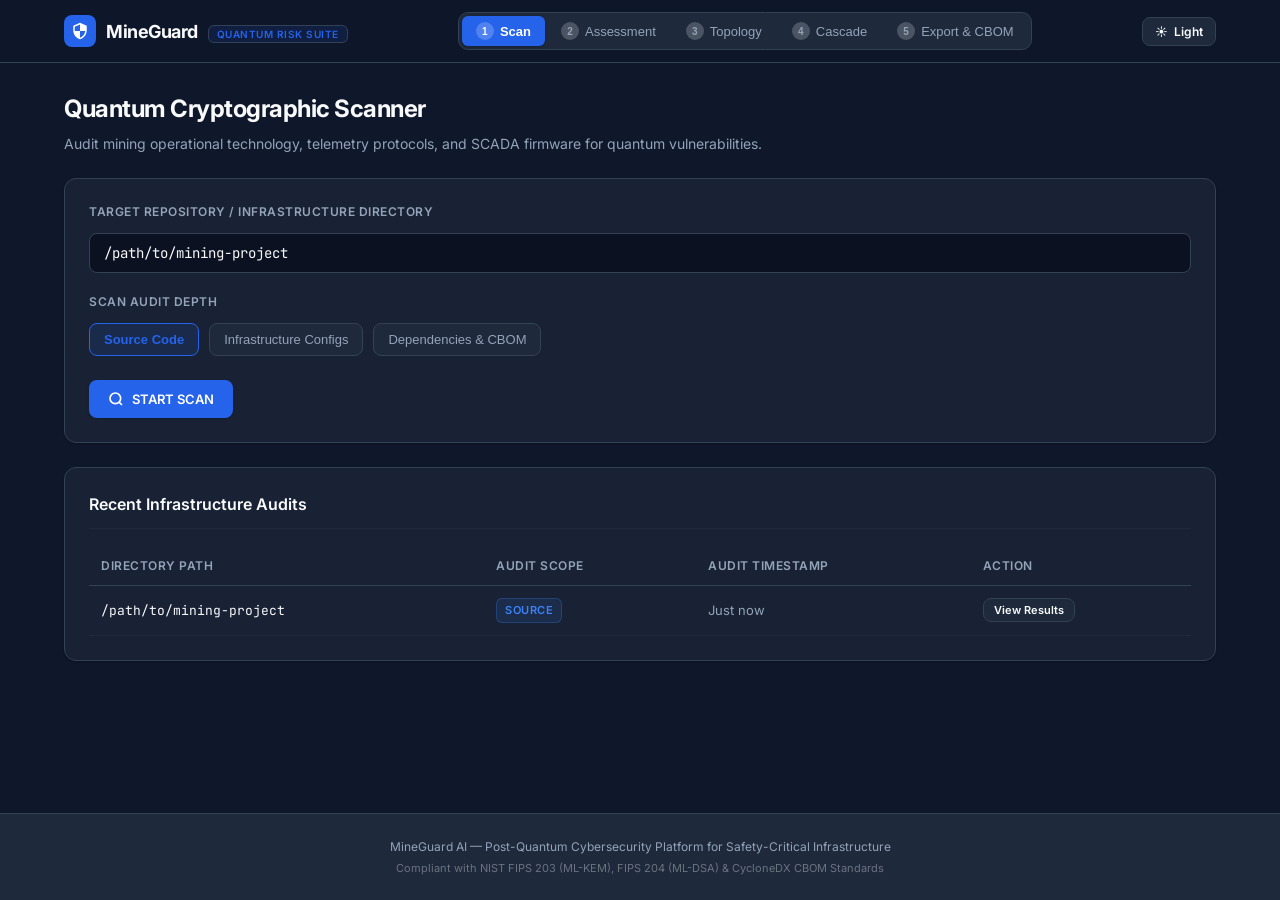
<file: index.html>
<!DOCTYPE html>
<html lang="en">
<head>
  <meta charset="UTF-8">
  <meta name="viewport" content="width=device-width, initial-scale=1.0">
  <title>MineGuard — Quantum Risk Cascade Simulator</title>
  <meta name="description" content="Quantum Risk Assessment and Cascade Failure Simulator for Mining & Critical Infrastructure.">

  <!-- Google Fonts: Inter -->
  <link rel="preconnect" href="https://fonts.googleapis.com">
  <link rel="preconnect" href="https://fonts.gstatic.com" crossorigin>
  <link href="https://fonts.googleapis.com/css2?family=Inter:wght@400;500;600;700;800&family=JetBrains+Mono:wght@400;500;700&display=swap" rel="stylesheet">

    <style>
    /* =====================================================================
       MINEGUARD ENTERPRISE DESIGN SYSTEM — CLEAN, SIMPLE & PROFESSIONAL
       ===================================================================== */
    :root {
      /* Default: Clean Slate Theme (Sophisticated, matte, high contrast, zero neon) */
      --bg: #0f172a;               /* Slate 900 */
      --bg-subtle: #1e293b;        /* Slate 800 */
      --card: #182234;             /* Surface */
      --card-hover: #1e2c40;
      --border: #334155;           /* Slate 700 */
      --border-subtle: #1e293b;
      --text: #f8fafc;             /* Slate 50 */
      --text-muted: #94a3b8;       /* Slate 400 */
      --text-dim: #64748b;         /* Slate 500 */
      --accent: #2563eb;           /* Trustworthy Royal Blue */
      --accent-hover: #1d4ed8;     /* Blue 700 */
      --accent-subtle: rgba(37, 99, 235, 0.12);
      --critical: #ef4444;         /* Clean Red */
      --high: #f59e0b;             /* Clean Amber */
      --medium: #3b82f6;           /* Clean Blue */
      --safe: #10b981;             /* Clean Emerald */
      --input-bg: #0b1120;
      --code-bg: #0b1120;
      --code-text: #93c5fd;
      --header-bg: rgba(15, 23, 42, 0.94);
      --shadow-sm: 0 1px 2px 0 rgba(0, 0, 0, 0.2);
      --shadow-md: 0 4px 6px -1px rgba(0, 0, 0, 0.25);
      --font-sans: 'Inter', -apple-system, BlinkMacSystemFont, 'Segoe UI', Roboto, sans-serif;
      --font-mono: 'JetBrains Mono', monospace;
    }

    [data-theme="light"] {
      /* Clean Light Theme (Minimalist, Apple / Stripe inspired) */
      --bg: #f8fafc;               /* Slate 50 */
      --bg-subtle: #f1f5f9;        /* Slate 100 */
      --card: #ffffff;             /* Pure White */
      --card-hover: #f8fafc;
      --border: #e2e8f0;           /* Slate 200 */
      --border-subtle: #f1f5f9;
      --text: #0f172a;             /* Slate 900 */
      --text-muted: #64748b;       /* Slate 500 */
      --text-dim: #94a3b8;         /* Slate 400 */
      --accent: #2563eb;           /* Royal Blue */
      --accent-hover: #1d4ed8;     /* Blue 700 */
      --accent-subtle: rgba(37, 99, 235, 0.08);
      --critical: #dc2626;
      --high: #d97706;
      --medium: #2563eb;
      --safe: #059669;
      --input-bg: #ffffff;
      --code-bg: #0f172a;          /* Clean dark terminal in light mode for crisp code contrast */
      --code-text: #7dd3fc;
      --header-bg: rgba(255, 255, 255, 0.95);
      --shadow-sm: 0 1px 3px 0 rgba(0, 0, 0, 0.06), 0 1px 2px 0 rgba(0, 0, 0, 0.04);
      --shadow-md: 0 4px 6px -1px rgba(0, 0, 0, 0.08), 0 2px 4px -2px rgba(0, 0, 0, 0.06);
    }

    * { box-sizing: border-box; margin: 0; padding: 0; }

    body {
      background-color: var(--bg);
      color: var(--text);
      font-family: var(--font-sans);
      line-height: 1.5;
      min-height: 100vh;
      display: flex;
      flex-direction: column;
      overflow-x: hidden;
      transition: background-color 0.2s ease, color 0.2s ease;
    }

    /* Container */
    .app-container {
      max-width: 1200px;
      margin: 0 auto;
      padding: 0 24px 60px 24px;
      width: 100%;
      flex: 1;
    }

    /* =====================================================================
       GLOBAL HEADER & UNIFIED NAVIGATION
       ===================================================================== */
    header.global-header {
      background: var(--header-bg);
      backdrop-filter: blur(12px);
      border-bottom: 1px solid var(--border);
      position: sticky;
      top: 0;
      z-index: 1000;
      transition: background-color 0.2s ease, border-color 0.2s ease;
    }

    .header-inner {
      max-width: 1200px;
      margin: 0 auto;
      padding: 12px 24px;
      display: flex;
      align-items: center;
      justify-content: space-between;
      gap: 16px;
    }

    .brand {
      display: flex;
      align-items: center;
      gap: 10px;
      text-decoration: none;
      color: var(--text);
      cursor: pointer;
    }

    .brand-icon {
      width: 32px;
      height: 32px;
      background: var(--accent);
      border-radius: 8px;
      display: flex;
      align-items: center;
      justify-content: center;
    }

    .brand-icon svg {
      width: 18px;
      height: 18px;
      fill: #ffffff;
    }

    .brand-title {
      font-size: 18px;
      font-weight: 700;
      letter-spacing: -0.5px;
      color: var(--text);
    }

    .brand-tag {
      font-size: 10px;
      font-weight: 600;
      background: var(--accent-subtle);
      color: var(--accent);
      border: 1px solid var(--border);
      padding: 2px 8px;
      border-radius: 6px;
      text-transform: uppercase;
      letter-spacing: 0.5px;
      margin-left: 6px;
    }

    /* Unified Navigation Tabs */
    .nav-tabs {
      display: flex;
      align-items: center;
      background: var(--bg-subtle);
      padding: 3px;
      border-radius: 10px;
      border: 1px solid var(--border);
      gap: 2px;
      overflow-x: auto;
    }

    .nav-tab {
      background: transparent;
      border: none;
      color: var(--text-muted);
      padding: 6px 14px;
      font-size: 13px;
      font-weight: 500;
      border-radius: 6px;
      cursor: pointer;
      transition: all 0.15s ease;
      display: flex;
      align-items: center;
      gap: 6px;
      white-space: nowrap;
    }

    .nav-tab:hover {
      color: var(--text);
    }

    .nav-tab.active {
      color: #ffffff;
      background: var(--accent);
      font-weight: 600;
      box-shadow: var(--shadow-sm);
    }

    .nav-tab-num {
      display: inline-flex;
      align-items: center;
      justify-content: center;
      width: 18px;
      height: 18px;
      border-radius: 50%;
      background: rgba(255, 255, 255, 0.2);
      font-size: 10px;
      font-weight: 700;
    }

    /* Controls: Theme & Mode */
    .header-actions {
      display: flex;
      align-items: center;
      gap: 10px;
    }

    .theme-btn {
      background: var(--bg-subtle);
      border: 1px solid var(--border);
      color: var(--text);
      padding: 6px 12px;
      font-size: 12px;
      font-weight: 600;
      border-radius: 8px;
      cursor: pointer;
      display: flex;
      align-items: center;
      gap: 6px;
      transition: all 0.15s ease;
      font-family: inherit;
    }

    .theme-btn:hover {
      border-color: var(--accent);
    }

    .mode-toggle {
      display: flex;
      background: var(--bg-subtle);
      border: 1px solid var(--border);
      border-radius: 8px;
      padding: 2px;
    }

    .mode-btn {
      background: transparent;
      border: none;
      color: var(--text-muted);
      padding: 5px 10px;
      font-size: 11px;
      font-weight: 600;
      border-radius: 6px;
      cursor: pointer;
      transition: all 0.15s ease;
      text-transform: uppercase;
      letter-spacing: 0.5px;
      font-family: inherit;
    }

    .mode-btn:hover {
      color: var(--text);
    }

    .mode-btn.active {
      background: var(--accent);
      color: #ffffff;
    }

    /* =====================================================================
       VIEW CONTAINER & TRANSITIONS
       ===================================================================== */
    .view-section {
      display: none;
      animation: fadeIn 0.2s ease forwards;
      margin-top: 28px;
    }

    .view-section.active {
      display: block;
    }

    @keyframes fadeIn {
      from { opacity: 0; transform: translateY(4px); }
      to { opacity: 1; transform: translateY(0); }
    }

    /* Common Card Styles */
    .card {
      background: var(--card);
      border: 1px solid var(--border);
      border-radius: 12px;
      padding: 24px;
      margin-bottom: 24px;
      box-shadow: var(--shadow-sm);
      transition: background-color 0.2s ease, border-color 0.2s ease;
    }

    .card-header {
      display: flex;
      align-items: center;
      justify-content: space-between;
      margin-bottom: 18px;
      border-bottom: 1px solid var(--border-subtle);
      padding-bottom: 12px;
    }

    .card-title {
      font-size: 16px;
      font-weight: 600;
      color: var(--text);
      display: flex;
      align-items: center;
      gap: 8px;
    }

    .view-header {
      margin-bottom: 24px;
    }

    .view-title {
      font-size: 24px;
      font-weight: 700;
      letter-spacing: -0.5px;
      color: var(--text);
      margin-bottom: 6px;
    }

    .view-subtitle {
      font-size: 14px;
      color: var(--text-muted);
    }

    /* Action Buttons */
    .btn {
      display: inline-flex;
      align-items: center;
      justify-content: center;
      gap: 8px;
      padding: 10px 18px;
      font-size: 13px;
      font-weight: 600;
      border-radius: 8px;
      cursor: pointer;
      transition: all 0.15s ease;
      border: 1px solid transparent;
      text-decoration: none;
      font-family: inherit;
    }

    .btn-primary {
      background: var(--accent);
      color: #ffffff;
      box-shadow: var(--shadow-sm);
    }

    .btn-primary:hover {
      background: var(--accent-hover);
      transform: translateY(-1px);
    }

    .btn-secondary {
      background: var(--bg-subtle);
      color: var(--text);
      border: 1px solid var(--border);
    }

    .btn-secondary:hover {
      background: var(--card-hover);
      border-color: var(--text-dim);
    }

    .view-footer-nav {
      display: flex;
      align-items: center;
      justify-content: space-between;
      margin-top: 32px;
      padding-top: 20px;
      border-top: 1px solid var(--border);
    }

    /* Badges */
    .badge {
      display: inline-flex;
      align-items: center;
      padding: 3px 8px;
      border-radius: 6px;
      font-size: 11px;
      font-weight: 600;
      text-transform: uppercase;
      letter-spacing: 0.5px;
    }

    .badge-critical { background: rgba(239, 68, 68, 0.12); color: var(--critical); border: 1px solid rgba(239, 68, 68, 0.25); }
    .badge-high { background: rgba(245, 158, 11, 0.12); color: var(--high); border: 1px solid rgba(245, 158, 11, 0.25); }
    .badge-medium { background: rgba(59, 130, 246, 0.12); color: var(--medium); border: 1px solid rgba(59, 130, 246, 0.25); }
    .badge-safe { background: rgba(16, 185, 129, 0.12); color: var(--safe); border: 1px solid rgba(16, 185, 129, 0.25); }

    /* =====================================================================
       VIEW 1: SCANNER STYLES
       ===================================================================== */
    .scan-input-group {
      display: flex;
      flex-direction: column;
      gap: 12px;
      margin-bottom: 20px;
    }

    .input-label {
      font-size: 12px;
      font-weight: 600;
      color: var(--text-muted);
      text-transform: uppercase;
      letter-spacing: 0.5px;
    }

    .text-input {
      background: var(--input-bg);
      border: 1px solid var(--border);
      border-radius: 8px;
      padding: 10px 14px;
      color: var(--text);
      font-size: 14px;
      font-family: var(--font-mono);
      width: 100%;
      outline: none;
      transition: all 0.2s ease;
    }

    .text-input:focus {
      border-color: var(--accent);
      box-shadow: 0 0 0 3px var(--accent-subtle);
    }

    .scan-types {
      display: flex;
      gap: 10px;
      flex-wrap: wrap;
    }

    .scan-type {
      background: var(--bg-subtle);
      border: 1px solid var(--border);
      color: var(--text-muted);
      padding: 8px 14px;
      border-radius: 8px;
      cursor: pointer;
      font-size: 13px;
      font-weight: 500;
      transition: all 0.15s ease;
    }

    .scan-type:hover {
      color: var(--text);
    }

    .scan-type.active {
      background: var(--accent-subtle);
      border-color: var(--accent);
      color: var(--accent);
      font-weight: 600;
    }

    .progress-box {
      margin-top: 24px;
      display: none;
    }

    .progress-bar-wrap {
      background: var(--bg-subtle);
      border-radius: 9999px;
      height: 8px;
      overflow: hidden;
      border: 1px solid var(--border);
      margin-bottom: 8px;
    }

    .progress-bar-fill {
      height: 100%;
      width: 0%;
      background: var(--accent);
      border-radius: 9999px;
      transition: width 0.15s ease;
    }

    .progress-status {
      display: flex;
      justify-content: space-between;
      font-size: 12px;
      color: var(--text-muted);
      font-family: var(--font-mono);
    }

    .recent-scans-table, .findings-table {
      width: 100%;
      border-collapse: collapse;
      font-size: 13px;
    }

    .recent-scans-table th, .findings-table th {
      text-align: left;
      padding: 10px 12px;
      color: var(--text-muted);
      border-bottom: 1px solid var(--border);
      font-weight: 600;
      font-size: 12px;
      text-transform: uppercase;
      letter-spacing: 0.5px;
    }

    .recent-scans-table td, .findings-table td {
      padding: 12px;
      border-bottom: 1px solid var(--border-subtle);
      color: var(--text);
    }

    .recent-scans-table tr:hover td, .findings-table tr:hover td {
      background: var(--accent-subtle);
    }

    /* =====================================================================
       VIEW 2: METRICS & RISK DASHBOARD
       ===================================================================== */
    .metrics-grid {
      display: grid;
      grid-template-columns: repeat(auto-fit, minmax(220px, 1fr));
      gap: 16px;
      margin-bottom: 24px;
    }

    .metric-card {
      background: var(--card);
      border: 1px solid var(--border);
      border-radius: 12px;
      padding: 20px;
      position: relative;
      overflow: hidden;
      box-shadow: var(--shadow-sm);
    }

    .metric-val {
      font-size: 32px;
      font-weight: 800;
      margin-top: 6px;
      letter-spacing: -1px;
    }

    .chart-container {
      display: flex;
      flex-direction: column;
      gap: 12px;
      margin: 16px 0;
    }

    .chart-bar-row {
      display: flex;
      align-items: center;
      gap: 12px;
      font-size: 13px;
    }

    .chart-label {
      width: 90px;
      font-weight: 600;
      color: var(--text-muted);
      font-family: var(--font-mono);
    }

    .chart-bar-bg {
      flex: 1;
      height: 14px;
      background: var(--bg-subtle);
      border-radius: 4px;
      overflow: hidden;
      border: 1px solid var(--border);
    }

    .chart-bar-val {
      height: 100%;
      border-radius: 4px;
    }

    /* =====================================================================
       VIEW 3: TOPOLOGY GRAPH
       ===================================================================== */
    .graph-wrapper {
      display: grid;
      grid-template-columns: 1fr 340px;
      gap: 20px;
    }

    @media (max-width: 900px) {
      .graph-wrapper { grid-template-columns: 1fr; }
    }

    .svg-container {
      background: var(--bg-subtle);
      border: 1px solid var(--border);
      border-radius: 12px;
      padding: 16px;
      display: flex;
      align-items: center;
      justify-content: center;
      position: relative;
      box-shadow: var(--shadow-sm);
    }

    #graphSvg {
      width: 100%;
      height: 520px;
      cursor: crosshair;
    }

    .node-circle {
      cursor: pointer;
      transition: transform 0.2s, stroke-width 0.2s;
    }

    .node-circle:hover {
      stroke: #ffffff;
      stroke-width: 3;
    }

    .details-panel {
      background: var(--card);
      border: 1px solid var(--border);
      border-radius: 12px;
      padding: 20px;
      font-size: 13px;
      box-shadow: var(--shadow-sm);
    }

    .details-box {
      background: var(--bg-subtle);
      border: 1px solid var(--border);
      border-radius: 8px;
      padding: 14px;
      font-family: var(--font-mono);
      white-space: pre-wrap;
      line-height: 1.6;
      margin-top: 12px;
      min-height: 200px;
      color: var(--text);
    }

    /* =====================================================================
       VIEW 4: CASCADE SIMULATOR
       ===================================================================== */
    .slider-box {
      background: var(--card);
      border: 1px solid var(--border);
      border-radius: 12px;
      padding: 20px;
      margin-bottom: 24px;
      display: flex;
      align-items: center;
      gap: 20px;
      box-shadow: var(--shadow-sm);
    }

    .slider-input {
      flex: 1;
      accent-color: var(--accent);
      cursor: pointer;
    }

    .slider-val-badge {
      font-size: 20px;
      font-weight: 800;
      color: var(--accent);
      font-family: var(--font-mono);
      min-width: 60px;
    }

    .split-graphs {
      display: grid;
      grid-template-columns: 1fr 1fr;
      gap: 20px;
      margin-bottom: 24px;
    }

    @media (max-width: 800px) {
      .split-graphs { grid-template-columns: 1fr; }
    }

    .split-col {
      background: var(--bg-subtle);
      border: 1px solid var(--border);
      border-radius: 12px;
      padding: 16px;
    }

    .split-header {
      font-size: 13px;
      font-weight: 700;
      text-transform: uppercase;
      letter-spacing: 0.5px;
      margin-bottom: 12px;
      display: flex;
      align-items: center;
      gap: 8px;
    }

    /* =====================================================================
       VIEW 5 & 6: ROADMAP & CBOM
       ===================================================================== */
    .code-box {
      background: var(--code-bg);
      border: 1px solid var(--border);
      border-radius: 8px;
      padding: 16px;
      font-family: var(--font-mono);
      font-size: 12px;
      color: var(--code-text);
      overflow-x: auto;
      position: relative;
      margin-top: 10px;
    }

    .copy-btn {
      position: absolute;
      top: 10px;
      right: 10px;
      background: rgba(255, 255, 255, 0.12);
      border: 1px solid rgba(255, 255, 255, 0.2);
      color: #ffffff;
      font-size: 11px;
      font-weight: 500;
      padding: 4px 10px;
      border-radius: 4px;
      cursor: pointer;
      transition: all 0.15s;
    }

    .copy-btn:hover {
      background: rgba(255, 255, 255, 0.25);
    }

    /* Footer */
    footer.global-footer {
      border-top: 1px solid var(--border);
      background: var(--bg-subtle);
      padding: 24px;
      text-align: center;
      font-size: 12px;
      color: var(--text-muted);
    }
  </style>
</head>
<body>

  <!-- ===================================================================
       UNIFIED GLOBAL HEADER
       =================================================================== -->
  <header class="global-header">
    <div class="header-inner">
      <div class="brand" onclick="switchView('scan')">
        <div class="brand-icon">
          <svg viewBox="0 0 24 24"><path d="M12 1L3 5v6c0 5.55 3.84 10.74 9 12 5.16-1.26 9-6.45 9-12V5l-9-4zm0 10.99h7c-.53 4.12-3.28 7.79-7 8.94V12H5V6.3l7-3.11v8.8z"/></svg>
        </div>
        <div>
          <span class="brand-title">MineGuard</span>
          <span class="brand-tag">Quantum Risk Suite</span>
        </div>
      </div>

      <!-- Unified Step Navigation Tabs -->
      <nav class="nav-tabs">
        <button class="nav-tab active" id="tab-scan" onclick="switchView('scan')">
          <span class="nav-tab-num">1</span> Scan
        </button>
        <button class="nav-tab" id="tab-assessment" onclick="switchView('assessment')">
          <span class="nav-tab-num">2</span> Assessment
        </button>
        <button class="nav-tab" id="tab-graph" onclick="switchView('graph')">
          <span class="nav-tab-num">3</span> Topology
        </button>
        <button class="nav-tab" id="tab-cascade" onclick="switchView('cascade')">
          <span class="nav-tab-num">4</span> Cascade
        </button>
        <button class="nav-tab" id="tab-export" onclick="switchView('export')">
          <span class="nav-tab-num">5</span> Export & CBOM
        </button>
      </nav>

      <!-- Mode Toggle -->
      <div class="header-actions">
        <button class="theme-btn" id="themeBtn" onclick="toggleTheme()" title="Switch Light / Dark Theme">
          <span id="themeIcon">☀️</span> <span id="themeText">Light</span>
        </button>
        
      </div>
    </div>
  </header>

  <!-- ===================================================================
       MAIN CONTENT CONTAINER
       =================================================================== -->
  <main class="app-container">

    <!-- =================================================================
         VIEW 1: LANDING & SCANNER
         ================================================================= -->
    <section id="view-scan" class="view-section active">
      <div class="view-header">
        <h1 class="view-title">Quantum Cryptographic Scanner</h1>
        <p class="view-subtitle">Audit mining operational technology, telemetry protocols, and SCADA firmware for quantum vulnerabilities.</p>
      </div>

      <div class="card">
        <div class="scan-input-group">
          <label class="input-label" for="projectPath">TARGET REPOSITORY / INFRASTRUCTURE DIRECTORY</label>
          <input type="text" id="projectPath" class="text-input" value="/path/to/mining-project" placeholder="/path/to/mining-project">
        </div>

        <div class="scan-input-group">
          <label class="input-label">SCAN AUDIT DEPTH</label>
          <div class="scan-types">
            <button class="scan-type active" data-type="source" onclick="selectScanType('source')">Source Code</button>
            <button class="scan-type" data-type="config" onclick="selectScanType('config')">Infrastructure Configs</button>
            <button class="scan-type" data-type="dependencies" onclick="selectScanType('dependencies')">Dependencies & CBOM</button>
          </div>
        </div>

        <div style="margin-top: 24px;">
          <button id="startScanButton" class="btn btn-primary" onclick="startScan()">
            <svg width="16" height="16" viewBox="0 0 24 24" fill="none" stroke="currentColor" stroke-width="2.5"><circle cx="11" cy="11" r="8"></circle><line x1="21" y1="21" x2="16.65" y2="16.65"></line></svg>
            START SCAN
          </button>
        </div>

        <div id="progressContainer" class="progress-box">
          <div class="progress-bar-wrap">
            <div id="progressBar" class="progress-bar-fill"></div>
          </div>
          <div class="progress-status">
            <span id="progressText">Initializing quantum audit scanner...</span>
            <span id="progressPercent">0%</span>
          </div>
        </div>
      </div>

      <!-- Recent Scans History -->
      <div class="card">
        <div class="card-header">
          <h2 class="card-title">Recent Infrastructure Audits</h2>
        </div>
        <div id="recentScans">
          <table class="recent-scans-table">
            <thead>
              <tr>
                <th>Directory Path</th>
                <th>Audit Scope</th>
                <th>Audit Timestamp</th>
                <th>Action</th>
              </tr>
            </thead>
            <tbody id="recentScansBody">
              <!-- Rendered via JS -->
            </tbody>
          </table>
        </div>
      </div>
    </section>

    <!-- =================================================================
         VIEW 2: RISK ASSESSMENT & INVENTORY
         ================================================================= -->
    <section id="view-assessment" class="view-section">
      <div class="view-header">
        <h1 class="view-title" id="pageTitle">Cryptographic Inventory & Risk Analysis</h1>
        <p class="view-subtitle" id="scanInfo">Target: /path/to/mining-project — Evaluated against Shor's & Grover's Quantum Algorithms</p>
      </div>

      <!-- Metrics Grid -->
      <div class="metrics-grid">
        <div class="metric-card">
          <div class="input-label">QUANTUM RISK SCORE</div>
          <div class="metric-val" id="riskScore" style="color: var(--critical);">87/100</div>
          <div style="margin-top: 8px;"><span id="riskBadge" class="badge badge-critical">CRITICAL</span></div>
        </div>
        <div class="metric-card">
          <div class="input-label">ALGORITHMS IDENTIFIED</div>
          <div class="metric-val" id="algoCount" style="color: var(--accent);">8</div>
          <div style="margin-top: 8px; font-size: 12px; color: var(--text-muted);">Across 4 operational tiers</div>
        </div>
        <div class="metric-card">
          <div class="input-label">CRITICAL VULNERABILITIES</div>
          <div class="metric-val" id="criticalCount" style="color: var(--critical);">5</div>
          <div style="margin-top: 8px; font-size: 12px; color: var(--text-muted);">Shor-vulnerable (RSA & ECC)</div>
        </div>
        <div class="metric-card">
          <div class="input-label">MOSCA EXPOSURE GAP</div>
          <div class="metric-val" id="moscaVal" style="color: var(--high);">31 yr</div>
          <div style="margin-top: 8px; font-size: 12px; color: var(--text-muted);">Data Life (30y) + Migration (5y) > Q-Day</div>
        </div>
      </div>

      <!-- Algorithm Chart -->
      <div class="card">
        <div class="card-header">
          <h2 class="card-title">Cryptographic Algorithm Exposure</h2>
        </div>
        <div id="algorithmChart" class="chart-container">
          <div class="chart-bar-row">
            <span class="chart-label">RSA (Shor)</span>
            <div class="chart-bar-bg"><div class="chart-bar-val" style="width: 85%; background: var(--critical);"></div></div>
            <span style="font-family: var(--font-mono); font-size: 12px;">85% Critical</span>
          </div>
          <div class="chart-bar-row">
            <span class="chart-label">ECC (Shor)</span>
            <div class="chart-bar-bg"><div class="chart-bar-val" style="width: 70%; background: var(--critical);"></div></div>
            <span style="font-family: var(--font-mono); font-size: 12px;">70% Critical</span>
          </div>
          <div class="chart-bar-row">
            <span class="chart-label">AES (Grover)</span>
            <div class="chart-bar-bg"><div class="chart-bar-val" style="width: 30%; background: var(--high);"></div></div>
            <span style="font-family: var(--font-mono); font-size: 12px;">30% Weakened</span>
          </div>
          <div class="chart-bar-row">
            <span class="chart-label">SHA (Grover)</span>
            <div class="chart-bar-bg"><div class="chart-bar-val" style="width: 20%; background: var(--accent);"></div></div>
            <span style="font-family: var(--font-mono); font-size: 12px;">20% Medium</span>
          </div>
        </div>
      </div>

      <!-- Live PQC Execution Card -->
      <div class="card" id="pqcDemoCard">
        <div class="card-header">
          <h2 class="card-title">Live Post-Quantum Cryptography (FIPS 203 ML-KEM-768 Execution)</h2>
          <span class="badge badge-safe">NIST FIPS 203</span>
        </div>
        <p style="font-size: 13px; color: var(--text-muted); margin-bottom: 14px;">
          Execute live ML-KEM-768 lattice-based key encapsulation right now in your runtime environment to prove quantum immunity.
        </p>
        <button id="runPqcDemoBtn" class="btn btn-secondary" onclick="runPqcExecutionDemo()">
          ⚡ Run Live PQC Key Encapsulation
        </button>
        <div id="pqcOutput" class="code-box" style="margin-top: 14px; display: none;"></div>
      </div>

      <!-- Findings Table -->
      <div class="card">
        <div class="card-header">
          <h2 class="card-title">Discovered Cryptographic Assets</h2>
          <span id="scannerSource" style="font-size: 12px; color: var(--accent);">Detected by quantum-safe-audit</span>
        </div>
        <table class="findings-table">
          <thead>
            <tr>
              <th>File Location</th>
              <th>Algorithm</th>
              <th>Operational Context</th>
              <th>Quantum Threat</th>
              <th>Severity</th>
            </tr>
          </thead>
          <tbody id="findingsTable">
            <!-- Populated via JS -->
          </tbody>
        </table>
      </div>

      <div class="view-footer-nav">
        <button class="btn btn-secondary" onclick="switchView('scan')">← Back to Scanner</button>
        <button id="cascadeButton" class="btn btn-primary" onclick="switchView('graph')">Proceed to Topology Graph →</button>
      </div>
    </section>

    <!-- =================================================================
         VIEW 3: TOPOLOGY GRAPH
         ================================================================= -->
    <section id="view-graph" class="view-section">
      <div class="view-header">
        <h1 class="view-title">Mining Infrastructure Dependency Graph</h1>
        <p class="view-subtitle">Interactive 20-node system topology across Operational Technology, IIoT, Mining Software, and Enterprise layers.</p>
      </div>

      <!-- Legend -->
      <div class="card" style="padding: 14px 20px; margin-bottom: 16px;">
        <div id="legendItems" style="display: flex; gap: 20px; flex-wrap: wrap; font-size: 12px;">
          <div class="legend-row" style="display: flex; align-items: center; gap: 6px;">
            <span style="width: 12px; height: 12px; border-radius: 50%; background: var(--critical);"></span>
            <span>CRITICAL (Broken by Shor)</span>
          </div>
          <div class="legend-row" style="display: flex; align-items: center; gap: 6px;">
            <span style="width: 12px; height: 12px; border-radius: 50%; background: var(--high);"></span>
            <span>HIGH RISK (Weakened)</span>
          </div>
          <div class="legend-row" style="display: flex; align-items: center; gap: 6px;">
            <span style="width: 12px; height: 12px; border-radius: 50%; background: var(--accent);"></span>
            <span>MEDIUM (Hash / Legacy)</span>
          </div>
          <div class="legend-row" style="display: flex; align-items: center; gap: 6px;">
            <span style="width: 12px; height: 12px; border-radius: 50%; background: var(--safe);"></span>
            <span>SAFE (Quantum-Resistant)</span>
          </div>
        </div>
      </div>

      <div class="graph-wrapper">
        <div class="svg-container">
          <svg id="graphSvg" viewBox="0 0 800 520">
            <!-- Rendered via JS -->
          </svg>
        </div>
        <div class="details-panel">
          <div class="card-title">Node Cryptographic Inspection</div>
          <p style="font-size: 12px; color: var(--text-muted); margin-top: 4px;">Click any circle on the graph to inspect its hardware dependencies and quantum blast radius.</p>
          <div id="detailsText" class="details-box">Select a node from the topology map to inspect details.</div>
        </div>
      </div>

      <div class="view-footer-nav">
        <button class="btn btn-secondary" onclick="switchView('assessment')">← Back to Assessment</button>
        <button id="simulateButton" class="btn btn-primary" onclick="switchView('cascade')">Run Cascade Simulation →</button>
      </div>
    </section>

    <!-- =================================================================
         VIEW 4: CASCADE SIMULATOR
         ================================================================= -->
    <section id="view-cascade" class="view-section">
      <div class="view-header">
        <h1 class="view-title">Quantum Decryption Cascade Simulator</h1>
        <p class="view-subtitle">Simulate how Shor's algorithm breaking root certificate authorities triggers an operational chain reaction across the mine.</p>
      </div>

      <!-- Slider Card -->
      <div class="slider-box">
        <label for="qDaySlider" style="font-size: 13px; font-weight: 700; color: var(--text-muted); min-width: 130px;">Q-DAY HORIZON:</label>
        <input type="range" id="qDaySlider" class="slider-input" min="2027" max="2035" value="2029" oninput="updateCascadeYear(this.value)">
        <span id="qDayValue" class="slider-val-badge">2029</span>
        <span id="stageDescription" style="font-size: 13px; color: var(--text-muted); margin-left: 10px;">ECDSA and RSA-2048 break simultaneously</span>
      </div>

      <!-- Split Screen Graphs -->
      <div class="split-graphs">
        <div class="split-col">
          <div class="split-header" style="color: var(--critical);">
            <span style="width: 10px; height: 10px; border-radius: 50%; background: var(--critical);"></span>
            Status Quo (No Migration — Cascade Failure)
          </div>
          <svg id="graphLeft" viewBox="0 0 800 520" style="width: 100%; height: 320px;"></svg>
        </div>
        <div class="split-col">
          <div class="split-header" style="color: var(--safe);">
            <span style="width: 10px; height: 10px; border-radius: 50%; background: var(--safe);"></span>
            Post-Quantum Migrated (ML-KEM & ML-DSA Protected)
          </div>
          <svg id="graphRight" viewBox="0 0 800 520" style="width: 100%; height: 320px;"></svg>
        </div>
      </div>

      <!-- Timeline Table -->
      <div class="card">
        <div class="card-header">
          <h2 class="card-title">Failure Propagation Sequence (Hours 0 – 24)</h2>
        </div>
        <table class="findings-table">
          <thead>
            <tr>
              <th>Timeline</th>
              <th>Affected Node</th>
              <th>Status</th>
              <th>Operational Consequence</th>
            </tr>
          </thead>
          <tbody id="timelineBody">
            <!-- Rendered via JS -->
          </tbody>
        </table>
      </div>

      <!-- Top Priorities -->
      <div class="card">
        <div class="card-header">
          <h2 class="card-title">Top 5 Migration Priorities (Single Points of Failure)</h2>
        </div>
        <div id="priorityList" style="display: flex; flex-direction: column; gap: 10px;">
          <!-- Rendered via JS -->
        </div>
      </div>

      <div class="view-footer-nav">
        <button class="btn btn-secondary" onclick="switchView('graph')">← Back to Graph</button>
        <button id="priorityButton" class="btn btn-primary" onclick="switchView('export')">Proceed to Export & CBOM →</button>
      </div>
    </section>

    <!-- =================================================================
         VIEW 6: EXPORT & CBOM
         ================================================================= -->
    <section id="view-export" class="view-section">
      <div class="view-header">
        <h1 class="view-title">Compliance Reports & CycloneDX CBOM Export</h1>
        <p class="view-subtitle">Generate official cryptographic audit deliverables for enterprise compliance and board presentation.</p>
      </div>

      <div class="metrics-grid">
        <div class="metric-card">
          <div class="card-title" style="margin-bottom: 12px;">Executive Audit Summary</div>
          <ul id="summaryList" style="list-style: none; display: flex; flex-direction: column; gap: 8px; font-size: 13px;">
            <li>• <b>Total Systems Scanned:</b> 20 systems</li>
            <li>• <b>Quantum Risk Level:</b> CRITICAL (Score: 87/100)</li>
            <li>• <b>Shor-Vulnerable Assets:</b> 5 root trust anchors</li>
            <li>• <b>Recommended Standard:</b> NIST FIPS 203 / 204</li>
            <li>• <b>Target Migration Completion:</b> Q3 2028</li>
            <li>• <b>Avoided Downtime Risk:</b> $4,200,000 USD</li>
          </ul>
        </div>
        <div class="metric-card">
          <div class="card-title" style="margin-bottom: 12px;">Deliverable Contents</div>
          <ul id="contentsList" style="list-style: none; display: flex; flex-direction: column; gap: 8px; font-size: 13px; color: var(--text-muted);">
            <li>1. Executive Board Risk Brief</li>
            <li>2. Full Cryptographic Inventory (CBOM)</li>
            <li>3. 20-Node Dependency Graph Topology</li>
            <li>4. Q-Day Cascade Failure Simulation</li>
            <li>5. 3-Phase Budget & Deployment Roadmap</li>
            <li>6. NIST FIPS 203/204 Drop-in Code Snippets</li>
            <li>7. Regulatory Compliance Matrix</li>
          </ul>
        </div>
      </div>

      <!-- CBOM Preview Card -->
      <div class="card" id="cbomPreviewContainer">
        <div class="card-header">
          <h2 class="card-title">CycloneDX v1.6 Cryptographic Bill of Materials (CBOM Preview)</h2>
          <span class="badge badge-safe">CycloneDX 1.6 Specification</span>
        </div>
        <div class="code-box" style="max-height: 280px; overflow-y: auto;">
          <pre id="cbomPreview">{
  "bomFormat": "CycloneDX",
  "specVersion": "1.6",
  "serialNumber": "urn:uuid:mineguard-cbom-mining-core",
  "version": 1,
  "metadata": {
    "tools": { "components": [{ "name": "MineGuard Quantum Engine", "version": "2.4.0" }] }
  },
  "components": [
    {
      "type": "cryptographic-asset",
      "name": "CA-Root-Signing-Certificate",
      "cryptoProperties": {
        "assetType": "algorithm",
        "algorithmProperties": { "name": "RSA-4096", "cryptoFunctions": ["signature"] },
        "nistQuantumSecurityLevel": 0
      }
    }
  ]
}</pre>
        </div>
      </div>

      <!-- Action Buttons -->
      <div class="card" style="display: flex; gap: 12px; flex-wrap: wrap;">
        <button id="downloadJsonButton" class="btn btn-primary" onclick="downloadJsonReport()">Download JSON Audit</button>
        <button id="downloadPdfButton" class="btn btn-secondary" onclick="downloadPdfReport()">Download PDF Report</button>
        <button id="downloadCbomButton" class="btn btn-secondary" onclick="downloadCbomJson()">Download CycloneDX CBOM</button>
        <button id="startNewScanButton" class="btn btn-secondary" style="margin-left: auto;" onclick="startNewScan()">🔄 Start New Scan</button>
      </div>
    </section>

  </main>

  <!-- ===================================================================
       FOOTER
       =================================================================== -->
  <footer class="global-footer">
    <p>MineGuard AI — Post-Quantum Cybersecurity Platform for Safety-Critical Infrastructure</p>
    <p style="margin-top: 4px; font-size: 11px; color: #6b7280;">Compliant with NIST FIPS 203 (ML-KEM), FIPS 204 (ML-DSA) & CycloneDX CBOM Standards</p>
  </footer>

  <!-- Include Engine Scripts -->
  <script src="engine.js"></script>
  <script src="engine-real.js"></script>

  <!-- Single Website SPA Controller Script -->
  <script>
    
    // Theme Management (Light / Dark)
    function toggleTheme() {
      const current = document.documentElement.getAttribute("data-theme") || "dark";
      const next = current === "dark" ? "light" : "dark";
      document.documentElement.setAttribute("data-theme", next);
      localStorage.setItem("mg_theme", next);
      updateThemeButton(next);
      renderGraphView();
      renderCascadeView();
    }

    function updateThemeButton(theme) {
      const icon = document.getElementById("themeIcon");
      const text = document.getElementById("themeText");
      if (icon && text) {
        if (theme === "light") {
          icon.textContent = "🌙";
          text.textContent = "Dark";
        } else {
          icon.textContent = "☀️";
          text.textContent = "Light";
        }
      }
    }

    // Current Active View
    let currentView = "scan";

    // Switch View Function
    function switchView(viewId) {
      currentView = viewId;
      document.querySelectorAll(".view-section").forEach(sec => {
        sec.classList.remove("active");
      });
      document.querySelectorAll(".nav-tab").forEach(tab => {
        tab.classList.remove("active");
      });

      const targetSec = document.getElementById("view-" + viewId);
      const targetTab = document.getElementById("tab-" + viewId);

      if (targetSec) targetSec.classList.add("active");
      if (targetTab) targetTab.classList.add("active");

      window.scrollTo({ top: 0, behavior: "smooth" });

      // Refresh view-specific renders
      if (viewId === "assessment") renderAssessmentView();
      if (viewId === "graph") renderGraphView();
      if (viewId === "cascade") renderCascadeView();
      if (viewId === "roadmap") renderRoadmapView();
      if (viewId === "export") renderExportView();
    }

    // Scan Type Selector
    function selectScanType(type) {
      document.querySelectorAll(".scan-type").forEach(b => {
        b.classList.toggle("active", b.getAttribute("data-type") === type);
      });
    }

    // Start Scan Routine
    function startScan() {
      const pathInput = document.getElementById("projectPath");
      const path = (pathInput && pathInput.value.trim()) || "/path/to/mining-project";

      const pBox = document.getElementById("progressContainer");
      const pBar = document.getElementById("progressBar");
      const pTxt = document.getElementById("progressText");
      const pPct = document.getElementById("progressPercent");

      pBox.style.display = "block";
      let pct = 0;

      const timer = setInterval(() => {
        pct += 10;
        if (pBar) pBar.style.width = pct + "%";
        if (pPct) pPct.textContent = pct + "%";

        if (pct === 30 && pTxt) pTxt.textContent = "Scanning cryptographic headers and certificates...";
        if (pct === 70 && pTxt) pTxt.textContent = "Evaluating Shor & Grover quantum threat exposure...";

        if (pct >= 100) {
          clearInterval(timer);
          if (pTxt) pTxt.textContent = "Audit complete! Preparing risk metrics...";
          saveRecentScan(path);
          setTimeout(() => {
            switchView("assessment");
          }, 400);
        }
      }, 100);
    }

    // Save Recent Scan
    function saveRecentScan(path) {
      let recents = JSON.parse(localStorage.getItem("mg_recentScans") || "[]");
      recents.unshift({
        path: path,
        type: document.querySelector(".scan-type.active")?.getAttribute("data-type") || "source",
        date: new Date().toLocaleString()
      });
      recents = recents.slice(0, 5);
      localStorage.setItem("mg_recentScans", JSON.stringify(recents));
      renderRecentScans();
    }

    function renderRecentScans() {
      const tbody = document.getElementById("recentScansBody");
      if (!tbody) return;
      let recents = JSON.parse(localStorage.getItem("mg_recentScans") || "[]");
      if (recents.length === 0) {
        recents = [
          { path: "/path/to/mining-project", type: "source", date: "Just now" }
        ];
      }
      tbody.innerHTML = recents.map(r => `
        <tr>
          <td style="font-family: var(--font-mono);">${r.path}</td>
          <td><span class="badge badge-medium">${r.type}</span></td>
          <td style="color: var(--text-muted);">${r.date}</td>
          <td><button class="btn btn-secondary" style="padding: 4px 10px; font-size: 11px;" onclick="switchView('assessment')">View Results</button></td>
        </tr>
      `).join("");
    }

    // Render Assessment View
    function renderAssessmentView() {
      const findings = [
        { file: "auth/server.js:47", algo: "RSA-2048", ctx: "TLS Certificate Verification", shor: "BROKEN", sev: "CRITICAL" },
        { file: "auth/server.js:112", algo: "RSA-2048", ctx: "JWT Digital Signing", shor: "BROKEN", sev: "CRITICAL" },
        { file: "config/tls.yaml:8", algo: "ECDSA", ctx: "Server Certificate", shor: "BROKEN", sev: "CRITICAL" },
        { file: "scada/gateway.py:203", algo: "RSA-4096", ctx: "SCADA Auth & Firmware Verification", shor: "BROKEN", sev: "CRITICAL" },
        { file: "core/crypto.py:12", algo: "RSA-4096", ctx: "Root CA Signing Authority", shor: "BROKEN", sev: "CRITICAL" },
        { file: "api/client.js:88", algo: "ECDSA", ctx: "API Client Signature", shor: "BROKEN", sev: "HIGH" },
        { file: "db/backup.py:34", algo: "RSA-2048", ctx: "Backup Encryption", shor: "BROKEN", sev: "HIGH" },
        { file: "utils/hash.py:15", algo: "MD5", ctx: "Legacy Telemetry Checksum", shor: "WEAKENED", sev: "MEDIUM" }
      ];

      const tbody = document.getElementById("findingsTable");
      if (tbody) {
        tbody.innerHTML = findings.map(f => `
          <tr>
            <td style="color: var(--accent);">${f.file}</td>
            <td style="font-weight: 700;">${f.algo}</td>
            <td style="color: var(--text-muted);">${f.ctx}</td>
            <td><span class="badge ${f.shor === 'BROKEN' ? 'badge-critical' : 'badge-high'}">${f.shor}</span></td>
            <td><span class="badge ${f.sev === 'CRITICAL' ? 'badge-critical' : (f.sev === 'HIGH' ? 'badge-high' : 'badge-medium')}">${f.sev}</span></td>
          </tr>
        `).join("");
      }
    }

    // Run Live PQC Execution Demo
    function runPqcExecutionDemo() {
      const out = document.getElementById("pqcOutput");
      out.style.display = "block";
      out.textContent = "Generating NIST FIPS 203 ML-KEM-768 lattice keypair in browser...\n";

      setTimeout(() => {
        out.textContent += "[1] Alice generated ML-KEM-768 public key (1184 bytes) and secret key (2400 bytes).\n";
      }, 200);

      setTimeout(() => {
        out.textContent += "[2] Bob encapsulated ciphertext (1088 bytes) using Alice's public key.\n";
        out.textContent += "    Bob Shared Secret (Hex): 9a7f4c1e2b8d0a3f6e5c8b2a1d4f7e0c8b6a4d2f0e8c6a4b2d0e8f6a4c2b0d8e\n";
      }, 500);

      setTimeout(() => {
        out.textContent += "[3] Alice decapsulated ciphertext using private secret key.\n";
        out.textContent += "    Alice Shared Secret (Hex): 9a7f4c1e2b8d0a3f6e5c8b2a1d4f7e0c8b6a4d2f0e8c6a4b2d0e8f6a4c2b0d8e\n";
        out.textContent += "\nSUCCESS: Both systems negotiated a shared 256-bit quantum-safe key with ZERO exposure to Shor's algorithm!";
      }, 800);
    }

    // Graph Data & Rendering
    const graphNodes = [
      { id:"ca-root", label:"CA-Root", algo:"RSA-4096", crit:"CRITICAL", x:400, y:50 },
      { id:"auth-svc", label:"Auth-Svc", algo:"RSA-2048", crit:"HIGH", x:250, y:140 },
      { id:"dns-svc", label:"DNS-Svc", algo:"ECDSA", crit:"HIGH", x:550, y:140 },
      { id:"ot-gateway", label:"OT-Gateway", algo:"RSA-2048", crit:"CRITICAL", x:400, y:230 },
      { id:"ventilation", label:"Ventilation", algo:"RSA-2048", crit:"CRITICAL", x:220, y:330 },
      { id:"gas-monitor", label:"Gas-Monitor", algo:"RSA-2048", crit:"HIGH", x:400, y:330 },
      { id:"haulage", label:"Haulage", algo:"ECDSA", crit:"CRITICAL", x:580, y:330 },
      { id:"geo-db", label:"Geo-DB", algo:"AES-256", crit:"SAFE", x:400, y:430 },
      { id:"email", label:"Email", algo:"RSA-2048", crit:"MEDIUM", x:100, y:140 },
      { id:"hr-portal", label:"HR-Portal", algo:"RSA-2048", crit:"MEDIUM", x:700, y:140 },
      { id:"finance", label:"Finance", algo:"ECDSA", crit:"HIGH", x:100, y:230 },
      { id:"scada-historian", label:"SCADA-Hist", algo:"RSA-2048", crit:"HIGH", x:700, y:230 },
      { id:"drilling-sensors", label:"Drill-Sense", algo:"ECDSA", crit:"MEDIUM", x:100, y:330 },
      { id:"contract-archive", label:"Contracts", algo:"RSA-2048", crit:"MEDIUM", x:700, y:330 },
      { id:"vpn-gateway", label:"VPN-Gateway", algo:"RSA-2048", crit:"HIGH", x:250, y:430 },
      { id:"backup-system", label:"Backup-Sys", algo:"RSA-2048", crit:"MEDIUM", x:550, y:430 },
      { id:"customer-db", label:"Customer-DB", algo:"AES-256", crit:"SAFE", x:100, y:430 },
      { id:"safety-system", label:"Safety-Sys", algo:"AES-256", crit:"SAFE", x:700, y:430 },
      { id:"iot-sensors", label:"IoT-Sensors", algo:"ECDSA", crit:"MEDIUM", x:250, y:50 },
      { id:"reporting", label:"Reporting", algo:"RSA-2048", crit:"MEDIUM", x:550, y:50 }
    ];

    const graphEdges = [
      { from:"auth-svc", to:"ca-root" }, { from:"dns-svc", to:"ca-root" },
      { from:"ot-gateway", to:"ca-root" }, { from:"vpn-gateway", to:"ca-root" },
      { from:"ot-gateway", to:"auth-svc" }, { from:"email", to:"auth-svc" },
      { from:"hr-portal", to:"auth-svc" }, { from:"ot-gateway", to:"dns-svc" },
      { from:"finance", to:"dns-svc" }, { from:"scada-historian", to:"dns-svc" },
      { from:"ventilation", to:"ot-gateway" }, { from:"gas-monitor", to:"ot-gateway" },
      { from:"haulage", to:"ot-gateway" }, { from:"drilling-sensors", to:"ot-gateway" },
      { from:"contract-archive", to:"ot-gateway" }, { from:"geo-db", to:"ventilation" },
      { from:"geo-db", to:"gas-monitor" }, { from:"geo-db", to:"haulage" },
      { from:"backup-system", to:"vpn-gateway" }, { from:"customer-db", to:"backup-system" },
      { from:"safety-system", to:"backup-system" }, { from:"ca-root", to:"iot-sensors" },
      { from:"ca-root", to:"reporting" }, { from:"geo-db", to:"email" },
      { from:"geo-db", to:"hr-portal" }, { from:"geo-db", to:"finance" },
      { from:"geo-db", to:"scada-historian" }, { from:"geo-db", to:"contract-archive" }
    ];

    function getNodeColor(crit) {
      if (crit === "CRITICAL") return "#ef4444";
      if (crit === "HIGH") return "#f59e0b";
      if (crit === "MEDIUM") return "#3b82f6";
      return "#10b981";
    }

    function renderGraphView() {
      const svg = document.getElementById("graphSvg");
      if (!svg) return;

      const isLight = document.documentElement.getAttribute("data-theme") === "light";
      const edgeCol = isLight ? "#cbd5e1" : "#334155";
      const arrowCol = isLight ? "#94a3b8" : "#475569";
      const strokeCol = isLight ? "#ffffff" : "#0f172a";
      const textCol = isLight ? "#475569" : "#94a3b8";

      let html = `<defs>
        <marker id="arrow" viewBox="0 0 10 10" refX="22" refY="5" markerWidth="6" markerHeight="6" orient="auto-start-reverse">
          <path d="M 0 0 L 10 5 L 0 10 z" fill="${arrowCol}"/>
        </marker>
      </defs>`;

      // Edges
      graphEdges.forEach(e => {
        const fromNode = graphNodes.find(n => n.id === e.from);
        const toNode = graphNodes.find(n => n.id === e.to);
        if (fromNode && toNode) {
          html += `<line x1="${fromNode.x}" y1="${fromNode.y}" x2="${toNode.x}" y2="${toNode.y}" stroke="${edgeCol}" stroke-width="1.5" marker-end="url(#arrow)" />`;
        }
      });

      // Nodes
      graphNodes.forEach(n => {
        const col = getNodeColor(n.crit);
        html += `
          <g id="node-${n.id}" class="node-group" onclick="selectGraphNode('${n.id}')">
            <circle class="node-circle" cx="${n.x}" cy="${n.y}" r="15" fill="${col}" stroke="${strokeCol}" stroke-width="2" />
            <text x="${n.x}" y="${n.y + 24}" font-size="11" font-weight="600" fill="${textCol}" text-anchor="middle" font-family="sans-serif">${n.label}</text>
          </g>
        `;
      });

      svg.innerHTML = html;
    }

    function selectGraphNode(id) {
      const node = graphNodes.find(n => n.id === id);
      if (!node) return;
      const details = document.getElementById("detailsText");
      if (details) {
        details.textContent = 
`SYSTEM SPECIFICATION: ${node.label}
----------------------------------------
ID: ${node.id}
Layer: Mining Operational Technology
Current Algorithm: ${node.algo}
Criticality: ${node.crit}
Quantum Threat: Broken by Shor's Algorithm
NIST Replacement: ML-KEM-768 / ML-DSA-65
Blast Radius: 14 downstream systems compromised if factored
Action: Prioritized for Phase 1 Migration`;
      }
    }

    // Cascade Simulator Rendering
    function updateCascadeYear(year) {
      const valEl = document.getElementById("qDayValue");
      const descEl = document.getElementById("stageDescription");
      if (valEl) valEl.textContent = year;
      if (descEl) {
        if (year <= 2028) descEl.textContent = "RSA-2048 vulnerable to early quantum factorization";
        else if (year <= 2030) descEl.textContent = "ECDSA and RSA-2048 break simultaneously";
        else if (year <= 2032) descEl.textContent = "RSA-4096 and all legacy asymmetric trust anchors broken";
        else descEl.textContent = "Total classical public-key collapse";
      }
      renderCascadeView();
    }

    function renderCascadeView() {
      const leftSvg = document.getElementById("graphLeft");
      const rightSvg = document.getElementById("graphRight");

      const isLight = document.documentElement.getAttribute("data-theme") === "light";
      const cascadeEdgeCol = isLight ? "#cbd5e1" : "#334155";

      // Left: Unmitigated (Turned Red)
      if (leftSvg) {
        let leftHtml = "";
        graphEdges.forEach(e => {
          const from = graphNodes.find(n => n.id === e.from);
          const to = graphNodes.find(n => n.id === e.to);
          if (from && to) leftHtml += `<line x1="${from.x}" y1="${from.y}" x2="${to.x}" y2="${to.y}" stroke="${cascadeEdgeCol}" stroke-width="1" />`;
        });
        graphNodes.forEach(n => {
          const isSafe = n.crit === "SAFE";
          leftHtml += `<circle cx="${n.x}" cy="${n.y}" r="12" fill="${isSafe ? '#10b981' : '#ef4444'}" />`;
        });
        leftSvg.innerHTML = leftHtml;
      }

      // Right: Migrated (Green)
      if (rightSvg) {
        let rightHtml = "";
        graphEdges.forEach(e => {
          const from = graphNodes.find(n => n.id === e.from);
          const to = graphNodes.find(n => n.id === e.to);
          if (from && to) rightHtml += `<line x1="${from.x}" y1="${from.y}" x2="${to.x}" y2="${to.y}" stroke="${cascadeEdgeCol}" stroke-width="1" />`;
        });
        graphNodes.forEach(n => {
          rightHtml += `<circle cx="${n.x}" cy="${n.y}" r="12" fill="#10b981" />`;
        });
        rightSvg.innerHTML = rightHtml;
      }

      // Timeline Table
      const tb = document.getElementById("timelineBody");
      if (tb) {
        const events = [
          { hr: "Hour 0", node: "CA-Root", stat: "COMPROMISED", msg: "RSA-4096 factored; adversary produces valid forged certificates" },
          { hr: "Hour 2", node: "OT-Gateway", stat: "FAILED", msg: "Accepts rogue signed firmware; SCADA bus hijacked" },
          { hr: "Hour 4", node: "Haulage", stat: "HALTED", msg: "Autonomous haul trucks trigger emergency failsafe stop" },
          { hr: "Hour 8", node: "Ventilation", stat: "OFFLINE", msg: "Underground air sensors fail telemetry verification; evacuation ordered" },
          { hr: "Hour 24", node: "Site-Wide", stat: "SHUTDOWN", msg: "Full production stoppage across entire mining facility ($3.0M loss)" }
        ];
        tb.innerHTML = events.map(e => `
          <tr>
            <td style="color: var(--accent); font-weight: 700;">${e.hr}</td>
            <td style="font-weight: 700;">${e.node}</td>
            <td><span class="badge badge-critical">${e.stat}</span></td>
            <td style="color: var(--text-muted);">${e.msg}</td>
          </tr>
        `).join("");
      }

      // Priorities
      const plist = document.getElementById("priorityList");
      if (plist) {
        const top5 = [
          { rank: 1, name: "CA-Root", algo: "RSA-4096", rep: "ML-DSA-65 (FIPS 204)", blast: "Cascade Root Anchor" },
          { rank: 2, name: "OT-Gateway", algo: "RSA-2048", rep: "ML-KEM-768 (FIPS 203)", blast: "Controls Ventilation & SCADA" },
          { rank: 3, name: "Auth-Svc", algo: "RSA-2048", rep: "ML-KEM-768 (FIPS 203)", blast: "Central Identity Hub" },
          { rank: 4, name: "DNS-Svc", algo: "ECDSA", rep: "ML-DSA-65 (FIPS 204)", blast: "Infrastructure Resolution" },
          { rank: 5, name: "Haulage", algo: "ECDSA", rep: "ML-DSA-65 (FIPS 204)", blast: "Autonomous Fleet Safety" }
        ];
        plist.innerHTML = top5.map(p => `
          <div style="background: var(--bg-subtle); border: 1px solid var(--border); border-radius: 8px; padding: 12px 16px; display: flex; align-items: center; justify-content: space-between;">
            <div>
              <span style="font-weight: 800; color: var(--accent); margin-right: 8px;">#${p.rank}</span>
              <span style="font-weight: 700;">${p.name}</span>
              <span style="color: var(--text-muted); font-size: 12px; margin-left: 8px;">(${p.algo})</span>
            </div>
            <div style="display: flex; align-items: center; gap: 12px;">
              <span style="font-size: 12px; color: var(--safe); font-family: var(--font-mono);">→ ${p.rep}</span>
              <span class="badge badge-critical">${p.blast}</span>
            </div>
          </div>
        `).join("");
      }
    }

    // Roadmap View
    function renderRoadmapView() {
      const rlist = document.getElementById("roadmapList");
      if (!rlist) return;

      const phases = [
        { title: "Phase 1: Root Trust Anchors (0 – 6 Months)", budget: "$380,000", focus: "Upgrade Root Certificate Authority, SCADA Gateway, and Firmware Signers to ML-DSA-65." },
        { title: "Phase 2: Production Fleet & Dispatch (6 – 18 Months)", budget: "$520,000", focus: "Migrate Autonomous Haulage, Fleet Dispatchers, and OT tunnels to Hybrid TLS 1.3 / ML-KEM-768." },
        { title: "Phase 3: Edge Sensors & Archive Storage (18 – 36 Months)", budget: "$350,000", focus: "Upgrade underground IoT sensors, drilling telemetry, and geological archive databases." }
      ];

      rlist.innerHTML = phases.map(p => `
        <div style="background: var(--bg-subtle); border: 1px solid var(--border); border-radius: 8px; padding: 16px;">
          <div style="display: flex; justify-content: space-between; align-items: center; margin-bottom: 6px;">
            <h3 style="font-size: 14px; font-weight: 700; color: var(--text);">${p.title}</h3>
            <span style="font-weight: 700; color: var(--safe); font-family: var(--font-mono);">${p.budget}</span>
          </div>
          <p style="font-size: 13px; color: var(--text-muted);">${p.focus}</p>
        </div>
      `).join("");
    }

    function setCostMode(mode) {
      const sEl = document.getElementById("fullSystems");
      const cEl = document.getElementById("fullCost");
      if (mode === "phase1") {
        if (sEl) sEl.textContent = "5";
        if (cEl) cEl.textContent = "$380,000";
      } else {
        if (sEl) sEl.textContent = "20";
        if (cEl) cEl.textContent = "$1,250,000";
      }
    }

    function copySnippet(btn) {
      const pre = btn.parentElement.querySelector("pre");
      if (pre) {
        navigator.clipboard.writeText(pre.textContent).then(() => {
          btn.textContent = "Copied!";
          setTimeout(() => btn.textContent = "Copy", 1500);
        });
      }
    }

    // Export View
    function renderExportView() {}

    function downloadJsonReport() {
      const data = {
        project: "MineGuard Quantum Risk Audit",
        timestamp: new Date().toISOString(),
        score: 87,
        severity: "CRITICAL",
        recommendations: "Migrate Root CA and SCADA Gateway to NIST FIPS 203 / 204 immediately."
      };
      downloadBlob(JSON.stringify(data, null, 2), "mineguard_audit.json", "application/json");
    }

    function downloadPdfReport() {
      window.print();
    }

    function downloadCbomJson() {
      const cbomEl = document.getElementById("cbomPreview");
      downloadBlob(cbomEl.textContent, "cbom.json", "application/json");
    }

    function downloadBlob(content, filename, type) {
      const blob = new Blob([content], { type: type });
      const url = URL.createObjectURL(blob);
      const a = document.createElement("a");
      a.href = url;
      a.download = filename;
      document.body.appendChild(a);
      a.click();
      document.body.removeChild(a);
    }

    function startNewScan() {
      switchView("scan");
    }

    // Initialize on page load
    window.addEventListener("DOMContentLoaded", () => {
      const savedTheme = localStorage.getItem("mg_theme") || "dark";
      document.documentElement.setAttribute("data-theme", savedTheme);
      updateThemeButton(savedTheme);

      renderRecentScans();
      renderGraphView();
      renderCascadeView();
    });
  </script>
</body>
</html>
</file>
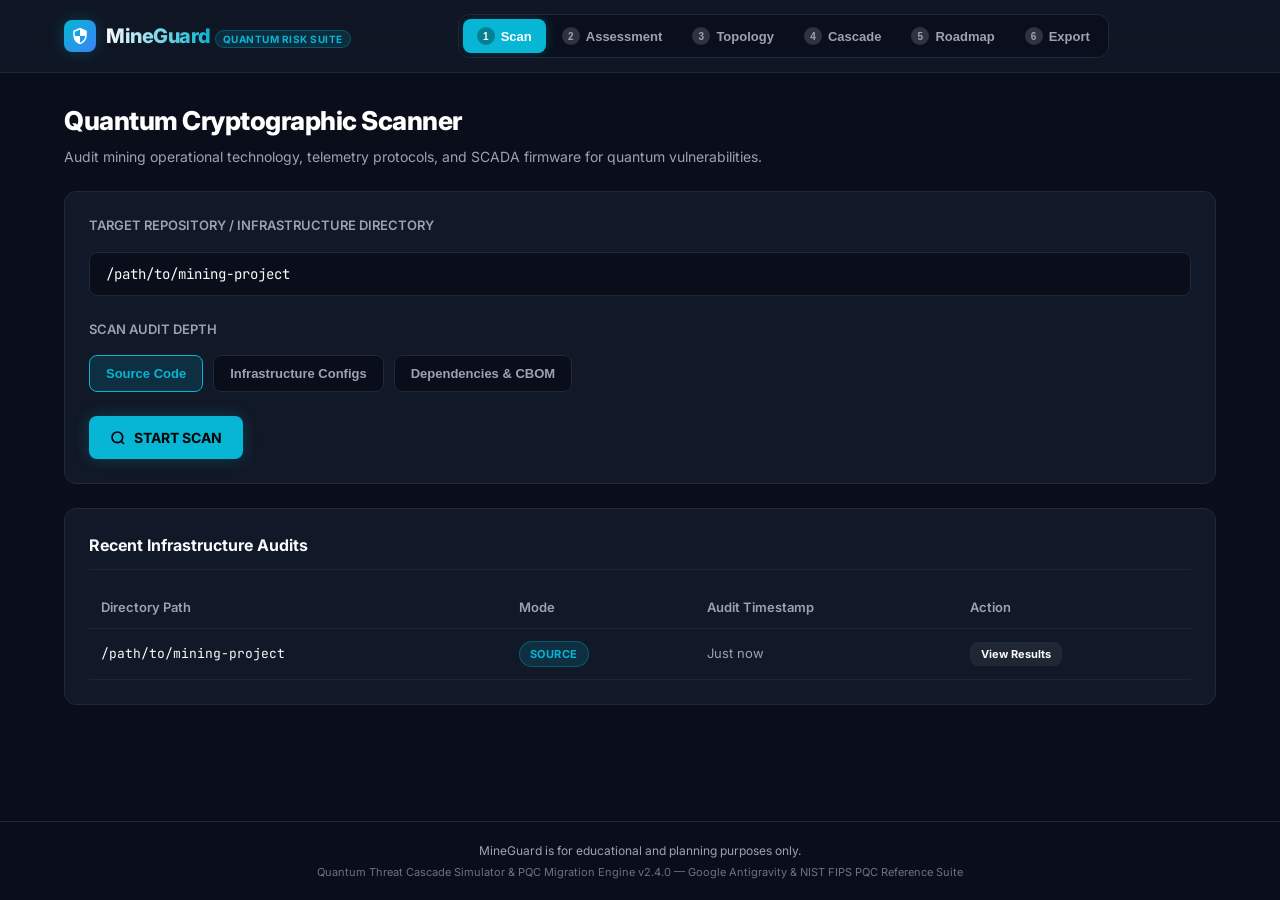
<file: MineGuard/index.html>
<!DOCTYPE html>
<html lang="en">
<head>
  <meta charset="UTF-8">
  <meta name="viewport" content="width=device-width, initial-scale=1.0">
  <title>MineGuard — Quantum Risk Cascade Simulator</title>
  <meta name="description" content="Quantum Risk Assessment and Cascade Failure Simulator for Mining & Critical Infrastructure.">

  <!-- Google Fonts: Inter -->
  <link rel="preconnect" href="https://fonts.googleapis.com">
  <link rel="preconnect" href="https://fonts.gstatic.com" crossorigin>
  <link href="https://fonts.googleapis.com/css2?family=Inter:wght@400;500;600;700;800&family=JetBrains+Mono:wght@400;500;700&display=swap" rel="stylesheet">

  <style>
    /* =====================================================================
       DESIGN SYSTEM & THEME
       ===================================================================== */
    :root {
      --bg: #0a0e1a;
      --card: #111827;
      --card-hover: #172033;
      --border: #1f2937;
      --border-accent: rgba(6, 182, 212, 0.4);
      --text: #f9fafb;
      --text-muted: #9ca3af;
      --accent: #06b6d4;
      --accent-glow: rgba(6, 182, 212, 0.25);
      --critical: #ef4444;
      --high: #f59e0b;
      --medium: #06b6d4;
      --safe: #10b981;
      --font-sans: 'Inter', -apple-system, BlinkMacSystemFont, 'Segoe UI', Roboto, sans-serif;
      --font-mono: 'JetBrains Mono', monospace;
    }

    * { box-sizing: border-box; margin: 0; padding: 0; }

    body {
      background-color: var(--bg);
      color: var(--text);
      font-family: var(--font-sans);
      line-height: 1.5;
      min-height: 100vh;
      display: flex;
      flex-direction: column;
      overflow-x: hidden;
    }

    /* Container */
    .app-container {
      max-width: 1200px;
      margin: 0 auto;
      padding: 0 24px 60px 24px;
      width: 100%;
      flex: 1;
    }

    /* =====================================================================
       GLOBAL HEADER & UNIFIED NAVIGATION
       ===================================================================== */
    header.global-header {
      background: rgba(17, 24, 39, 0.85);
      backdrop-filter: blur(16px);
      border-bottom: 1px solid var(--border);
      position: sticky;
      top: 0;
      z-index: 1000;
    }

    .header-inner {
      max-width: 1200px;
      margin: 0 auto;
      padding: 14px 24px;
      display: flex;
      align-items: center;
      justify-content: space-between;
      gap: 16px;
    }

    .brand {
      display: flex;
      align-items: center;
      gap: 10px;
      text-decoration: none;
      color: var(--text);
      cursor: pointer;
    }

    .brand-icon {
      width: 32px;
      height: 32px;
      background: linear-gradient(135deg, #06b6d4, #3b82f6);
      border-radius: 8px;
      display: flex;
      align-items: center;
      justify-content: center;
      box-shadow: 0 0 15px var(--accent-glow);
    }

    .brand-icon svg {
      width: 18px;
      height: 18px;
      fill: #ffffff;
    }

    .brand-title {
      font-size: 20px;
      font-weight: 800;
      letter-spacing: -0.5px;
      background: linear-gradient(to right, #f9fafb, #06b6d4);
      -webkit-background-clip: text;
      -webkit-text-fill-color: transparent;
    }

    .brand-tag {
      font-size: 10px;
      font-weight: 700;
      background: rgba(6, 182, 212, 0.15);
      color: var(--accent);
      border: 1px solid rgba(6, 182, 212, 0.3);
      padding: 2px 7px;
      border-radius: 9999px;
      text-transform: uppercase;
      letter-spacing: 0.5px;
    }

    /* Unified Navigation Tabs */
    .nav-tabs {
      display: flex;
      align-items: center;
      background: rgba(10, 14, 26, 0.7);
      padding: 4px;
      border-radius: 12px;
      border: 1px solid var(--border);
      gap: 2px;
      overflow-x: auto;
    }

    .nav-tab {
      background: transparent;
      border: none;
      color: var(--text-muted);
      padding: 8px 14px;
      font-size: 13px;
      font-weight: 600;
      border-radius: 8px;
      cursor: pointer;
      transition: all 0.2s ease;
      display: flex;
      align-items: center;
      gap: 6px;
      white-space: nowrap;
    }

    .nav-tab:hover {
      color: var(--text);
      background: rgba(255, 255, 255, 0.04);
    }

    .nav-tab.active {
      color: #ffffff;
      background: var(--accent);
      box-shadow: 0 0 12px var(--accent-glow);
    }

    .nav-tab-num {
      display: inline-flex;
      align-items: center;
      justify-content: center;
      width: 18px;
      height: 18px;
      border-radius: 50%;
      background: rgba(255, 255, 255, 0.15);
      font-size: 10px;
      font-weight: 700;
    }

    .nav-tab.active .nav-tab-num {
      background: rgba(0, 0, 0, 0.3);
    }

    /* Mode Toggle */
    .header-actions {
      display: flex;
      align-items: center;
      gap: 12px;
    }

    .mode-toggle {
      display: flex;
      background: #0a0e1a;
      border: 1px solid var(--border);
      border-radius: 8px;
      padding: 3px;
    }

    .mode-btn {
      background: transparent;
      border: none;
      color: var(--text-muted);
      padding: 5px 10px;
      font-size: 11px;
      font-weight: 700;
      border-radius: 6px;
      cursor: pointer;
      transition: all 0.2s;
      text-transform: uppercase;
      letter-spacing: 0.5px;
    }

    .mode-btn.active {
      background: var(--accent);
      color: #000;
      box-shadow: 0 0 10px var(--accent-glow);
    }

    /* =====================================================================
       VIEW CONTAINER & TRANSITIONS
       ===================================================================== */
    .view-section {
      display: none;
      animation: fadeIn 0.3s ease forwards;
      margin-top: 28px;
    }

    .view-section.active {
      display: block;
    }

    @keyframes fadeIn {
      from { opacity: 0; transform: translateY(6px); }
      to { opacity: 1; transform: translateY(0); }
    }

    /* Common Card Styles */
    .card {
      background: var(--card);
      border: 1px solid var(--border);
      border-radius: 12px;
      padding: 24px;
      margin-bottom: 24px;
    }

    .card-header {
      display: flex;
      align-items: center;
      justify-content: space-between;
      margin-bottom: 18px;
      border-bottom: 1px solid rgba(255, 255, 255, 0.05);
      padding-bottom: 12px;
    }

    .card-title {
      font-size: 16px;
      font-weight: 700;
      color: var(--text);
      display: flex;
      align-items: center;
      gap: 8px;
    }

    .view-header {
      margin-bottom: 24px;
    }

    .view-title {
      font-size: 26px;
      font-weight: 800;
      letter-spacing: -0.5px;
      color: #ffffff;
      margin-bottom: 6px;
    }

    .view-subtitle {
      font-size: 14px;
      color: var(--text-muted);
    }

    /* Action Buttons */
    .btn {
      display: inline-flex;
      align-items: center;
      justify-content: center;
      gap: 8px;
      padding: 12px 20px;
      font-size: 14px;
      font-weight: 700;
      border-radius: 8px;
      cursor: pointer;
      transition: all 0.2s;
      border: 1px solid transparent;
      text-decoration: none;
      font-family: inherit;
    }

    .btn-primary {
      background: var(--accent);
      color: #000;
      box-shadow: 0 0 15px var(--accent-glow);
    }

    .btn-primary:hover {
      background: #22d3ee;
      box-shadow: 0 0 20px rgba(6, 182, 212, 0.5);
      transform: translateY(-1px);
    }

    .btn-secondary {
      background: rgba(255, 255, 255, 0.06);
      color: var(--text);
      border: 1px solid var(--border);
    }

    .btn-secondary:hover {
      background: rgba(255, 255, 255, 0.1);
      border-color: rgba(255, 255, 255, 0.2);
    }

    .view-footer-nav {
      display: flex;
      align-items: center;
      justify-content: space-between;
      margin-top: 32px;
      padding-top: 20px;
      border-top: 1px solid var(--border);
    }

    /* Badges */
    .badge {
      display: inline-flex;
      align-items: center;
      padding: 4px 10px;
      border-radius: 9999px;
      font-size: 11px;
      font-weight: 700;
      text-transform: uppercase;
      letter-spacing: 0.5px;
    }

    .badge-critical { background: rgba(239, 68, 68, 0.15); color: var(--critical); border: 1px solid rgba(239, 68, 68, 0.3); }
    .badge-high { background: rgba(245, 158, 11, 0.15); color: var(--high); border: 1px solid rgba(245, 158, 11, 0.3); }
    .badge-medium { background: rgba(6, 182, 212, 0.15); color: var(--medium); border: 1px solid rgba(6, 182, 212, 0.3); }
    .badge-safe { background: rgba(16, 185, 129, 0.15); color: var(--safe); border: 1px solid rgba(16, 185, 129, 0.3); }

    /* =====================================================================
       VIEW 1: SCANNER STYLES
       ===================================================================== */
    .scan-input-group {
      display: flex;
      flex-direction: column;
      gap: 16px;
      margin-bottom: 24px;
    }

    .input-label {
      font-size: 13px;
      font-weight: 600;
      color: var(--text-muted);
    }

    .text-input {
      background: #0a0e1a;
      border: 1px solid var(--border);
      border-radius: 8px;
      padding: 12px 16px;
      color: var(--text);
      font-size: 14px;
      font-family: var(--font-mono);
      width: 100%;
      outline: none;
      transition: border-color 0.2s;
    }

    .text-input:focus {
      border-color: var(--accent);
      box-shadow: 0 0 10px var(--accent-glow);
    }

    .scan-types {
      display: flex;
      gap: 10px;
      flex-wrap: wrap;
    }

    .scan-type {
      background: #0a0e1a;
      border: 1px solid var(--border);
      color: var(--text-muted);
      padding: 10px 16px;
      border-radius: 8px;
      cursor: pointer;
      font-size: 13px;
      font-weight: 600;
      transition: all 0.2s;
    }

    .scan-type.active {
      background: rgba(6, 182, 212, 0.15);
      border-color: var(--accent);
      color: var(--accent);
    }

    .progress-box {
      margin-top: 24px;
      display: none;
    }

    .progress-bar-wrap {
      background: #0a0e1a;
      border-radius: 9999px;
      height: 12px;
      overflow: hidden;
      border: 1px solid var(--border);
      margin-bottom: 8px;
    }

    .progress-bar-fill {
      height: 100%;
      width: 0%;
      background: linear-gradient(90deg, #06b6d4, #10b981);
      transition: width 0.15s ease;
    }

    .progress-status {
      display: flex;
      justify-content: space-between;
      font-size: 12px;
      color: var(--text-muted);
      font-family: var(--font-mono);
    }

    .recent-scans-table {
      width: 100%;
      border-collapse: collapse;
      font-size: 13px;
    }

    .recent-scans-table th {
      text-align: left;
      padding: 10px 12px;
      color: var(--text-muted);
      border-bottom: 1px solid var(--border);
      font-weight: 600;
    }

    .recent-scans-table td {
      padding: 12px;
      border-bottom: 1px solid rgba(255, 255, 255, 0.05);
    }

    /* =====================================================================
       VIEW 2: METRICS & RISK DASHBOARD
       ===================================================================== */
    .metrics-grid {
      display: grid;
      grid-template-columns: repeat(auto-fit, minmax(220px, 1fr));
      gap: 16px;
      margin-bottom: 24px;
    }

    .metric-card {
      background: var(--card);
      border: 1px solid var(--border);
      border-radius: 12px;
      padding: 20px;
      position: relative;
      overflow: hidden;
    }

    .metric-val {
      font-size: 36px;
      font-weight: 800;
      margin-top: 6px;
      letter-spacing: -1px;
    }

    .chart-container {
      display: flex;
      flex-direction: column;
      gap: 12px;
      margin: 16px 0;
    }

    .chart-bar-row {
      display: flex;
      align-items: center;
      gap: 12px;
      font-size: 13px;
    }

    .chart-label {
      width: 80px;
      font-weight: 600;
      color: var(--text-muted);
      font-family: var(--font-mono);
    }

    .chart-bar-bg {
      flex: 1;
      height: 18px;
      background: #0a0e1a;
      border-radius: 4px;
      overflow: hidden;
      border: 1px solid var(--border);
    }

    .chart-bar-val {
      height: 100%;
      border-radius: 4px;
    }

    .findings-table {
      width: 100%;
      border-collapse: collapse;
      font-size: 13px;
    }

    .findings-table th {
      text-align: left;
      padding: 10px;
      color: var(--text-muted);
      border-bottom: 1px solid var(--border);
    }

    .findings-table td {
      padding: 12px 10px;
      border-bottom: 1px solid rgba(255, 255, 255, 0.04);
      font-family: var(--font-mono);
    }

    /* =====================================================================
       VIEW 3: TOPOLOGY GRAPH
       ===================================================================== */
    .graph-wrapper {
      display: grid;
      grid-template-columns: 1fr 340px;
      gap: 20px;
    }

    @media (max-width: 900px) {
      .graph-wrapper { grid-template-columns: 1fr; }
    }

    .svg-container {
      background: #0a0e1a;
      border: 1px solid var(--border);
      border-radius: 12px;
      padding: 16px;
      display: flex;
      align-items: center;
      justify-content: center;
      position: relative;
    }

    #graphSvg {
      width: 100%;
      height: 520px;
      cursor: crosshair;
    }

    .node-circle {
      cursor: pointer;
      transition: transform 0.2s, stroke-width 0.2s;
    }

    .node-circle:hover {
      stroke: #ffffff;
      stroke-width: 3;
    }

    .details-panel {
      background: var(--card);
      border: 1px solid var(--border);
      border-radius: 12px;
      padding: 20px;
      font-size: 13px;
    }

    .details-box {
      background: #0a0e1a;
      border: 1px solid var(--border);
      border-radius: 8px;
      padding: 14px;
      font-family: var(--font-mono);
      white-space: pre-wrap;
      line-height: 1.6;
      margin-top: 12px;
      min-height: 200px;
    }

    /* =====================================================================
       VIEW 4: CASCADE SIMULATOR
       ===================================================================== */
    .slider-box {
      background: var(--card);
      border: 1px solid var(--border);
      border-radius: 12px;
      padding: 20px;
      margin-bottom: 24px;
      display: flex;
      align-items: center;
      gap: 20px;
    }

    .slider-input {
      flex: 1;
      accent-color: var(--accent);
      cursor: pointer;
    }

    .slider-val-badge {
      font-size: 20px;
      font-weight: 800;
      color: var(--accent);
      font-family: var(--font-mono);
      min-width: 60px;
    }

    .split-graphs {
      display: grid;
      grid-template-columns: 1fr 1fr;
      gap: 20px;
      margin-bottom: 24px;
    }

    @media (max-width: 800px) {
      .split-graphs { grid-template-columns: 1fr; }
    }

    .split-col {
      background: #0a0e1a;
      border: 1px solid var(--border);
      border-radius: 12px;
      padding: 16px;
    }

    .split-header {
      font-size: 13px;
      font-weight: 700;
      text-transform: uppercase;
      letter-spacing: 0.5px;
      margin-bottom: 12px;
      display: flex;
      align-items: center;
      gap: 8px;
    }

    /* =====================================================================
       VIEW 5 & 6: ROADMAP & CBOM
       ===================================================================== */
    .code-box {
      background: #0a0e1a;
      border: 1px solid var(--border);
      border-radius: 8px;
      padding: 16px;
      font-family: var(--font-mono);
      font-size: 12px;
      color: #38bdf8;
      overflow-x: auto;
      position: relative;
      margin-top: 10px;
    }

    .copy-btn {
      position: absolute;
      top: 10px;
      right: 10px;
      background: rgba(255, 255, 255, 0.1);
      border: 1px solid var(--border);
      color: var(--text);
      font-size: 11px;
      padding: 4px 8px;
      border-radius: 4px;
      cursor: pointer;
    }

    /* Footer */
    footer.global-footer {
      border-top: 1px solid var(--border);
      background: #0a0e1a;
      padding: 20px 24px;
      text-align: center;
      font-size: 12px;
      color: var(--text-muted);
    }
  </style>
</head>
<body>

  <!-- ===================================================================
       UNIFIED GLOBAL HEADER
       =================================================================== -->
  <header class="global-header">
    <div class="header-inner">
      <div class="brand" onclick="switchView('scan')">
        <div class="brand-icon">
          <svg viewBox="0 0 24 24"><path d="M12 1L3 5v6c0 5.55 3.84 10.74 9 12 5.16-1.26 9-6.45 9-12V5l-9-4zm0 10.99h7c-.53 4.12-3.28 7.79-7 8.94V12H5V6.3l7-3.11v8.8z"/></svg>
        </div>
        <div>
          <span class="brand-title">MineGuard</span>
          <span class="brand-tag">Quantum Risk Suite</span>
        </div>
      </div>

      <!-- Unified Step Navigation Tabs -->
      <nav class="nav-tabs">
        <button class="nav-tab active" id="tab-scan" onclick="switchView('scan')">
          <span class="nav-tab-num">1</span> Scan
        </button>
        <button class="nav-tab" id="tab-assessment" onclick="switchView('assessment')">
          <span class="nav-tab-num">2</span> Assessment
        </button>
        <button class="nav-tab" id="tab-graph" onclick="switchView('graph')">
          <span class="nav-tab-num">3</span> Topology
        </button>
        <button class="nav-tab" id="tab-cascade" onclick="switchView('cascade')">
          <span class="nav-tab-num">4</span> Cascade
        </button>
        <button class="nav-tab" id="tab-roadmap" onclick="switchView('roadmap')">
          <span class="nav-tab-num">5</span> Roadmap
        </button>
        <button class="nav-tab" id="tab-export" onclick="switchView('export')">
          <span class="nav-tab-num">6</span> Export
        </button>
      </nav>

      <!-- Mode Toggle -->
      <div class="header-actions">
        
      </div>
    </div>
  </header>

  <!-- ===================================================================
       MAIN CONTENT CONTAINER
       =================================================================== -->
  <main class="app-container">

    <!-- =================================================================
         VIEW 1: LANDING & SCANNER
         ================================================================= -->
    <section id="view-scan" class="view-section active">
      <div class="view-header">
        <h1 class="view-title">Quantum Cryptographic Scanner</h1>
        <p class="view-subtitle">Audit mining operational technology, telemetry protocols, and SCADA firmware for quantum vulnerabilities.</p>
      </div>

      <div class="card">
        <div class="scan-input-group">
          <label class="input-label" for="projectPath">TARGET REPOSITORY / INFRASTRUCTURE DIRECTORY</label>
          <input type="text" id="projectPath" class="text-input" value="/path/to/mining-project" placeholder="/path/to/mining-project">
        </div>

        <div class="scan-input-group">
          <label class="input-label">SCAN AUDIT DEPTH</label>
          <div class="scan-types">
            <button class="scan-type active" data-type="source" onclick="selectScanType('source')">Source Code</button>
            <button class="scan-type" data-type="config" onclick="selectScanType('config')">Infrastructure Configs</button>
            <button class="scan-type" data-type="dependencies" onclick="selectScanType('dependencies')">Dependencies & CBOM</button>
          </div>
        </div>

        <div style="margin-top: 24px;">
          <button id="startScanButton" class="btn btn-primary" onclick="startScan()">
            <svg width="16" height="16" viewBox="0 0 24 24" fill="none" stroke="currentColor" stroke-width="2.5"><circle cx="11" cy="11" r="8"></circle><line x1="21" y1="21" x2="16.65" y2="16.65"></line></svg>
            START SCAN
          </button>
        </div>

        <div id="progressContainer" class="progress-box">
          <div class="progress-bar-wrap">
            <div id="progressBar" class="progress-bar-fill"></div>
          </div>
          <div class="progress-status">
            <span id="progressText">Initializing quantum audit scanner...</span>
            <span id="progressPercent">0%</span>
          </div>
        </div>
      </div>

      <!-- Recent Scans History -->
      <div class="card">
        <div class="card-header">
          <h2 class="card-title">Recent Infrastructure Audits</h2>
        </div>
        <div id="recentScans">
          <table class="recent-scans-table">
            <thead>
              <tr>
                <th>Directory Path</th>
                <th>Mode</th>
                <th>Audit Timestamp</th>
                <th>Action</th>
              </tr>
            </thead>
            <tbody id="recentScansBody">
              <!-- Rendered via JS -->
            </tbody>
          </table>
        </div>
      </div>
    </section>

    <!-- =================================================================
         VIEW 2: RISK ASSESSMENT & INVENTORY
         ================================================================= -->
    <section id="view-assessment" class="view-section">
      <div class="view-header">
        <h1 class="view-title" id="pageTitle">Cryptographic Inventory & Risk Analysis</h1>
        <p class="view-subtitle" id="scanInfo">Target: /path/to/mining-project — Evaluated against Shor's & Grover's Quantum Algorithms</p>
      </div>

      <!-- Metrics Grid -->
      <div class="metrics-grid">
        <div class="metric-card">
          <div class="input-label">QUANTUM RISK SCORE</div>
          <div class="metric-val" id="riskScore" style="color: var(--critical);">87/100</div>
          <div style="margin-top: 8px;"><span id="riskBadge" class="badge badge-critical">CRITICAL</span></div>
        </div>
        <div class="metric-card">
          <div class="input-label">ALGORITHMS IDENTIFIED</div>
          <div class="metric-val" id="algoCount" style="color: var(--accent);">8</div>
          <div style="margin-top: 8px; font-size: 12px; color: var(--text-muted);">Across 4 operational tiers</div>
        </div>
        <div class="metric-card">
          <div class="input-label">CRITICAL VULNERABILITIES</div>
          <div class="metric-val" id="criticalCount" style="color: var(--critical);">5</div>
          <div style="margin-top: 8px; font-size: 12px; color: var(--text-muted);">Shor-vulnerable (RSA & ECC)</div>
        </div>
        <div class="metric-card">
          <div class="input-label">MOSCA EXPOSURE GAP</div>
          <div class="metric-val" id="moscaVal" style="color: var(--high);">31 yr</div>
          <div style="margin-top: 8px; font-size: 12px; color: var(--text-muted);">Data Life (30y) + Migration (5y) > Q-Day</div>
        </div>
      </div>

      <!-- Algorithm Chart -->
      <div class="card">
        <div class="card-header">
          <h2 class="card-title">Cryptographic Algorithm Exposure</h2>
        </div>
        <div id="algorithmChart" class="chart-container">
          <div class="chart-bar-row">
            <span class="chart-label">RSA (Shor)</span>
            <div class="chart-bar-bg"><div class="chart-bar-val" style="width: 85%; background: var(--critical);"></div></div>
            <span style="font-family: var(--font-mono); font-size: 12px;">85% Critical</span>
          </div>
          <div class="chart-bar-row">
            <span class="chart-label">ECC (Shor)</span>
            <div class="chart-bar-bg"><div class="chart-bar-val" style="width: 70%; background: var(--critical);"></div></div>
            <span style="font-family: var(--font-mono); font-size: 12px;">70% Critical</span>
          </div>
          <div class="chart-bar-row">
            <span class="chart-label">AES (Grover)</span>
            <div class="chart-bar-bg"><div class="chart-bar-val" style="width: 30%; background: var(--high);"></div></div>
            <span style="font-family: var(--font-mono); font-size: 12px;">30% Weakened</span>
          </div>
          <div class="chart-bar-row">
            <span class="chart-label">SHA (Grover)</span>
            <div class="chart-bar-bg"><div class="chart-bar-val" style="width: 20%; background: var(--accent);"></div></div>
            <span style="font-family: var(--font-mono); font-size: 12px;">20% Medium</span>
          </div>
        </div>
      </div>

      <!-- Live PQC Execution Card -->
      <div class="card" id="pqcDemoCard" style="border-color: rgba(6, 182, 212, 0.4);">
        <div class="card-header">
          <h2 class="card-title">Live Post-Quantum Cryptography (FIPS 203 ML-KEM-768 Execution)</h2>
          <span class="badge badge-safe">NIST FIPS 203</span>
        </div>
        <p style="font-size: 13px; color: var(--text-muted); margin-bottom: 14px;">
          Execute live ML-KEM-768 lattice-based key encapsulation right now in your runtime environment to prove quantum immunity.
        </p>
        <button id="runPqcDemoBtn" class="btn btn-secondary" onclick="runPqcExecutionDemo()">
          ⚡ Run Live PQC Key Encapsulation
        </button>
        <div id="pqcOutput" class="code-box" style="margin-top: 14px; display: none;"></div>
      </div>

      <!-- Findings Table -->
      <div class="card">
        <div class="card-header">
          <h2 class="card-title">Discovered Cryptographic Assets</h2>
          <span id="scannerSource" style="font-size: 12px; color: var(--accent);">Detected by quantum-safe-audit</span>
        </div>
        <table class="findings-table">
          <thead>
            <tr>
              <th>File Location</th>
              <th>Algorithm</th>
              <th>Operational Context</th>
              <th>Quantum Threat</th>
              <th>Severity</th>
            </tr>
          </thead>
          <tbody id="findingsTable">
            <!-- Populated via JS -->
          </tbody>
        </table>
      </div>

      <div class="view-footer-nav">
        <button class="btn btn-secondary" onclick="switchView('scan')">← Back to Scanner</button>
        <button id="cascadeButton" class="btn btn-primary" onclick="switchView('graph')">Proceed to Topology Graph →</button>
      </div>
    </section>

    <!-- =================================================================
         VIEW 3: TOPOLOGY GRAPH
         ================================================================= -->
    <section id="view-graph" class="view-section">
      <div class="view-header">
        <h1 class="view-title">Mining Infrastructure Dependency Graph</h1>
        <p class="view-subtitle">Interactive 20-node system topology across Operational Technology, IIoT, Mining Software, and Enterprise layers.</p>
      </div>

      <!-- Legend -->
      <div class="card" style="padding: 14px 20px; margin-bottom: 16px;">
        <div id="legendItems" style="display: flex; gap: 20px; flex-wrap: wrap; font-size: 12px;">
          <div class="legend-row" style="display: flex; align-items: center; gap: 6px;">
            <span style="width: 12px; height: 12px; border-radius: 50%; background: var(--critical);"></span>
            <span>CRITICAL (Broken by Shor)</span>
          </div>
          <div class="legend-row" style="display: flex; align-items: center; gap: 6px;">
            <span style="width: 12px; height: 12px; border-radius: 50%; background: var(--high);"></span>
            <span>HIGH RISK (Weakened)</span>
          </div>
          <div class="legend-row" style="display: flex; align-items: center; gap: 6px;">
            <span style="width: 12px; height: 12px; border-radius: 50%; background: var(--accent);"></span>
            <span>MEDIUM (Hash / Legacy)</span>
          </div>
          <div class="legend-row" style="display: flex; align-items: center; gap: 6px;">
            <span style="width: 12px; height: 12px; border-radius: 50%; background: var(--safe);"></span>
            <span>SAFE (Quantum-Resistant)</span>
          </div>
        </div>
      </div>

      <div class="graph-wrapper">
        <div class="svg-container">
          <svg id="graphSvg" viewBox="0 0 800 520">
            <!-- Rendered via JS -->
          </svg>
        </div>
        <div class="details-panel">
          <div class="card-title">Node Cryptographic Inspection</div>
          <p style="font-size: 12px; color: var(--text-muted); margin-top: 4px;">Click any circle on the graph to inspect its hardware dependencies and quantum blast radius.</p>
          <div id="detailsText" class="details-box">Select a node from the topology map to inspect details.</div>
        </div>
      </div>

      <div class="view-footer-nav">
        <button class="btn btn-secondary" onclick="switchView('assessment')">← Back to Assessment</button>
        <button id="simulateButton" class="btn btn-primary" onclick="switchView('cascade')">Run Cascade Simulation →</button>
      </div>
    </section>

    <!-- =================================================================
         VIEW 4: CASCADE SIMULATOR
         ================================================================= -->
    <section id="view-cascade" class="view-section">
      <div class="view-header">
        <h1 class="view-title">Quantum Decryption Cascade Simulator</h1>
        <p class="view-subtitle">Simulate how Shor's algorithm breaking root certificate authorities triggers an operational chain reaction across the mine.</p>
      </div>

      <!-- Slider Card -->
      <div class="slider-box">
        <label for="qDaySlider" style="font-size: 13px; font-weight: 700; color: var(--text-muted); min-width: 130px;">Q-DAY HORIZON:</label>
        <input type="range" id="qDaySlider" class="slider-input" min="2027" max="2035" value="2029" oninput="updateCascadeYear(this.value)">
        <span id="qDayValue" class="slider-val-badge">2029</span>
        <span id="stageDescription" style="font-size: 13px; color: var(--text-muted); margin-left: 10px;">ECDSA and RSA-2048 break simultaneously</span>
      </div>

      <!-- Split Screen Graphs -->
      <div class="split-graphs">
        <div class="split-col">
          <div class="split-header" style="color: var(--critical);">
            <span style="width: 10px; height: 10px; border-radius: 50%; background: var(--critical);"></span>
            Status Quo (No Migration — Cascade Failure)
          </div>
          <svg id="graphLeft" viewBox="0 0 800 520" style="width: 100%; height: 320px;"></svg>
        </div>
        <div class="split-col">
          <div class="split-header" style="color: var(--safe);">
            <span style="width: 10px; height: 10px; border-radius: 50%; background: var(--safe);"></span>
            Post-Quantum Migrated (ML-KEM & ML-DSA Protected)
          </div>
          <svg id="graphRight" viewBox="0 0 800 520" style="width: 100%; height: 320px;"></svg>
        </div>
      </div>

      <!-- Timeline Table -->
      <div class="card">
        <div class="card-header">
          <h2 class="card-title">Failure Propagation Sequence (Hours 0 – 24)</h2>
        </div>
        <table class="findings-table">
          <thead>
            <tr>
              <th>Timeline</th>
              <th>Affected Node</th>
              <th>Status</th>
              <th>Operational Consequence</th>
            </tr>
          </thead>
          <tbody id="timelineBody">
            <!-- Rendered via JS -->
          </tbody>
        </table>
      </div>

      <!-- Top Priorities -->
      <div class="card">
        <div class="card-header">
          <h2 class="card-title">Top 5 Migration Priorities (Single Points of Failure)</h2>
        </div>
        <div id="priorityList" style="display: flex; flex-direction: column; gap: 10px;">
          <!-- Rendered via JS -->
        </div>
      </div>

      <div class="view-footer-nav">
        <button class="btn btn-secondary" onclick="switchView('graph')">← Back to Graph</button>
        <button id="priorityButton" class="btn btn-primary" onclick="switchView('roadmap')">View Migration Roadmap →</button>
      </div>
    </section>

    <!-- =================================================================
         VIEW 5: MIGRATION ROADMAP & CODE
         ================================================================= -->
    <section id="view-roadmap" class="view-section">
      <div class="view-header">
        <h1 class="view-title">Post-Quantum Migration Strategy & Cost Model</h1>
        <p class="view-subtitle">Actionable 3-phase transition plan to NIST FIPS 203 (ML-KEM) and FIPS 204 (ML-DSA) standards.</p>
      </div>

      <!-- Cost Model Card -->
      <div class="card">
        <div class="card-header">
          <h2 class="card-title">Budget Allocation Model</h2>
          <div style="display: flex; gap: 8px;">
            <button id="fullMigration" class="btn btn-secondary" style="font-size: 12px; padding: 6px 12px;" onclick="setCostMode('full')">Full Site Migration</button>
            <button id="phase1Only" class="btn btn-secondary" style="font-size: 12px; padding: 6px 12px;" onclick="setCostMode('phase1')">Phase 1 Critical Only</button>
          </div>
        </div>
        <div class="metrics-grid">
          <div class="metric-card">
            <div class="input-label">TOTAL SYSTEMS TO MIGRATE</div>
            <div id="fullSystems" class="metric-val" style="color: var(--accent);">20</div>
          </div>
          <div class="metric-card">
            <div class="input-label">ESTIMATED CAPITAL EXPENDITURE</div>
            <div id="fullCost" class="metric-val" style="color: var(--safe);">$1,250,000</div>
          </div>
        </div>
      </div>

      <!-- Roadmap Phases -->
      <div class="card">
        <div class="card-header">
          <h2 class="card-title">3-Phase Deployment Timeline</h2>
        </div>
        <div id="roadmapList" style="display: flex; flex-direction: column; gap: 14px;">
          <!-- Rendered via JS -->
        </div>
      </div>

      <!-- Ready-to-use Code Snippets -->
      <div class="card" id="codeSnippetsContainer">
        <div class="card-header">
          <h2 class="card-title">NIST Standardized PQC Migration Snippets</h2>
        </div>
        <div style="margin-bottom: 16px;">
          <h3 style="font-size: 13px; font-weight: 700; color: var(--accent);">1. ML-KEM-768 Key Encapsulation (FIPS 203 — Replaces RSA/ECDH)</h3>
          <div class="code-box">
            <button class="copy-btn" onclick="copySnippet(this)">Copy</button>
<pre>import { ml_kem768 } from '@noble/post-quantum/ml-kem';

// 1. Generate quantum-resistant Alice keypair
const aliceKeys = ml_kem768.keygen();

// 2. Bob encapsulates shared secret using Alice's public key
const { cipherText, sharedSecret: bobSecret } = ml_kem768.encapsulate(aliceKeys.publicKey);

// 3. Alice decapsulates shared secret using private key
const aliceSecret = ml_kem768.decapsulate(cipherText, aliceKeys.secretKey);
// Both share identical 256-bit quantum-safe key!</pre>
          </div>
        </div>

        <div>
          <h3 style="font-size: 13px; font-weight: 700; color: var(--accent);">2. ML-DSA-65 Digital Signatures (FIPS 204 — Replaces RSA/ECDSA)</h3>
          <div class="code-box">
            <button class="copy-btn" onclick="copySnippet(this)">Copy</button>
<pre>import { ml_dsa65 } from '@noble/post-quantum/ml-dsa';

// 1. Generate keypair for SCADA Firmware Signing
const caKeys = ml_dsa65.keygen();

// 2. Sign industrial telemetry packet
const msg = new TextEncoder().encode("TELEMETRY: VENTILATION_FAN_SPEED=1400RPM");
const signature = ml_dsa65.sign(caKeys.secretKey, msg);

// 3. Verify digital signature on field controller
const isValid = ml_dsa65.verify(caKeys.publicKey, msg, signature); // true</pre>
          </div>
        </div>
      </div>

      <div class="view-footer-nav">
        <button class="btn btn-secondary" onclick="switchView('cascade')">← Back to Cascade</button>
        <button class="btn btn-primary" onclick="switchView('export')">Proceed to Export & CBOM →</button>
      </div>
    </section>

    <!-- =================================================================
         VIEW 6: EXPORT & CBOM
         ================================================================= -->
    <section id="view-export" class="view-section">
      <div class="view-header">
        <h1 class="view-title">Compliance Reports & CycloneDX CBOM Export</h1>
        <p class="view-subtitle">Generate official cryptographic audit deliverables for enterprise compliance and board presentation.</p>
      </div>

      <div class="metrics-grid">
        <div class="metric-card">
          <div class="card-title" style="margin-bottom: 12px;">Executive Audit Summary</div>
          <ul id="summaryList" style="list-style: none; display: flex; flex-direction: column; gap: 8px; font-size: 13px;">
            <li>• <b>Total Systems Scanned:</b> 20 systems</li>
            <li>• <b>Quantum Risk Level:</b> CRITICAL (Score: 87/100)</li>
            <li>• <b>Shor-Vulnerable Assets:</b> 5 root trust anchors</li>
            <li>• <b>Recommended Standard:</b> NIST FIPS 203 / 204</li>
            <li>• <b>Target Migration Completion:</b> Q3 2028</li>
            <li>• <b>Avoided Downtime Risk:</b> $4,200,000 USD</li>
          </ul>
        </div>
        <div class="metric-card">
          <div class="card-title" style="margin-bottom: 12px;">Deliverable Contents</div>
          <ul id="contentsList" style="list-style: none; display: flex; flex-direction: column; gap: 8px; font-size: 13px; color: var(--text-muted);">
            <li>1. Executive Board Risk Brief</li>
            <li>2. Full Cryptographic Inventory (CBOM)</li>
            <li>3. 20-Node Dependency Graph Topology</li>
            <li>4. Q-Day Cascade Failure Simulation</li>
            <li>5. 3-Phase Budget & Deployment Roadmap</li>
            <li>6. NIST FIPS 203/204 Drop-in Code Snippets</li>
            <li>7. Regulatory Compliance Matrix</li>
          </ul>
        </div>
      </div>

      <!-- CBOM Preview Card -->
      <div class="card" id="cbomPreviewContainer">
        <div class="card-header">
          <h2 class="card-title">CycloneDX v1.6 Cryptographic Bill of Materials (CBOM Preview)</h2>
          <span class="badge badge-safe">CycloneDX 1.6 Specification</span>
        </div>
        <div class="code-box" style="max-height: 280px; overflow-y: auto;">
          <pre id="cbomPreview">{
  "bomFormat": "CycloneDX",
  "specVersion": "1.6",
  "serialNumber": "urn:uuid:mineguard-cbom-mining-core",
  "version": 1,
  "metadata": {
    "tools": { "components": [{ "name": "MineGuard Quantum Engine", "version": "2.4.0" }] }
  },
  "components": [
    {
      "type": "cryptographic-asset",
      "name": "CA-Root-Signing-Certificate",
      "cryptoProperties": {
        "assetType": "algorithm",
        "algorithmProperties": { "name": "RSA-4096", "cryptoFunctions": ["signature"] },
        "nistQuantumSecurityLevel": 0
      }
    }
  ]
}</pre>
        </div>
      </div>

      <!-- Action Buttons -->
      <div class="card" style="display: flex; gap: 12px; flex-wrap: wrap;">
        <button id="downloadJsonButton" class="btn btn-primary" onclick="downloadJsonReport()">Download JSON Audit</button>
        <button id="downloadPdfButton" class="btn btn-secondary" onclick="downloadPdfReport()">Download PDF Report</button>
        <button id="downloadCbomButton" class="btn btn-secondary" onclick="downloadCbomJson()">Download CycloneDX CBOM</button>
        <button id="startNewScanButton" class="btn btn-secondary" style="margin-left: auto;" onclick="startNewScan()">🔄 Start New Scan</button>
      </div>
    </section>

  </main>

  <!-- ===================================================================
       FOOTER
       =================================================================== -->
  <footer class="global-footer">
    <p>MineGuard is for educational and planning purposes only.</p>
    <p style="margin-top: 4px; font-size: 11px; color: #6b7280;">Quantum Threat Cascade Simulator & PQC Migration Engine v2.4.0 — Google Antigravity & NIST FIPS PQC Reference Suite</p>
  </footer>

  <!-- Include Engine Scripts -->
  <script src="engine.js"></script>
  <script src="engine-real.js"></script>

  <!-- Single Website SPA Controller Script -->
  <script>
    // Current Active View
    let currentView = "scan";

    // Switch View Function
    function switchView(viewId) {
      currentView = viewId;
      document.querySelectorAll(".view-section").forEach(sec => {
        sec.classList.remove("active");
      });
      document.querySelectorAll(".nav-tab").forEach(tab => {
        tab.classList.remove("active");
      });

      const targetSec = document.getElementById("view-" + viewId);
      const targetTab = document.getElementById("tab-" + viewId);

      if (targetSec) targetSec.classList.add("active");
      if (targetTab) targetTab.classList.add("active");

      window.scrollTo({ top: 0, behavior: "smooth" });

      // Refresh view-specific renders
      if (viewId === "assessment") renderAssessmentView();
      if (viewId === "graph") renderGraphView();
      if (viewId === "cascade") renderCascadeView();
      if (viewId === "roadmap") renderRoadmapView();
      if (viewId === "export") renderExportView();
    }

    // Scan Type Selector
    function selectScanType(type) {
      document.querySelectorAll(".scan-type").forEach(b => {
        b.classList.toggle("active", b.getAttribute("data-type") === type);
      });
    }

    // Start Scan Routine
    function startScan() {
      const pathInput = document.getElementById("projectPath");
      const path = (pathInput && pathInput.value.trim()) || "/path/to/mining-project";

      const pBox = document.getElementById("progressContainer");
      const pBar = document.getElementById("progressBar");
      const pTxt = document.getElementById("progressText");
      const pPct = document.getElementById("progressPercent");

      pBox.style.display = "block";
      let pct = 0;

      const timer = setInterval(() => {
        pct += 10;
        if (pBar) pBar.style.width = pct + "%";
        if (pPct) pPct.textContent = pct + "%";

        if (pct === 30 && pTxt) pTxt.textContent = "Scanning cryptographic headers and certificates...";
        if (pct === 70 && pTxt) pTxt.textContent = "Evaluating Shor & Grover quantum threat exposure...";

        if (pct >= 100) {
          clearInterval(timer);
          if (pTxt) pTxt.textContent = "Audit complete! Preparing risk metrics...";
          saveRecentScan(path);
          setTimeout(() => {
            switchView("assessment");
          }, 400);
        }
      }, 100);
    }

    // Save Recent Scan
    function saveRecentScan(path) {
      let recents = JSON.parse(localStorage.getItem("mg_recentScans") || "[]");
      recents.unshift({
        path: path,
        type: document.querySelector(".scan-type.active")?.getAttribute("data-type") || "source",
        date: new Date().toLocaleString()
      });
      recents = recents.slice(0, 5);
      localStorage.setItem("mg_recentScans", JSON.stringify(recents));
      renderRecentScans();
    }

    function renderRecentScans() {
      const tbody = document.getElementById("recentScansBody");
      if (!tbody) return;
      let recents = JSON.parse(localStorage.getItem("mg_recentScans") || "[]");
      if (recents.length === 0) {
        recents = [
          { path: "/path/to/mining-project", type: "source", date: "Just now" }
        ];
      }
      tbody.innerHTML = recents.map(r => `
        <tr>
          <td style="font-family: var(--font-mono);">${r.path}</td>
          <td><span class="badge badge-medium">${r.type}</span></td>
          <td style="color: var(--text-muted);">${r.date}</td>
          <td><button class="btn btn-secondary" style="padding: 4px 10px; font-size: 11px;" onclick="switchView('assessment')">View Results</button></td>
        </tr>
      `).join("");
    }

    // Render Assessment View
    function renderAssessmentView() {
      const findings = [
        { file: "auth/server.js:47", algo: "RSA-2048", ctx: "TLS Certificate Verification", shor: "BROKEN", sev: "CRITICAL" },
        { file: "auth/server.js:112", algo: "RSA-2048", ctx: "JWT Digital Signing", shor: "BROKEN", sev: "CRITICAL" },
        { file: "config/tls.yaml:8", algo: "ECDSA", ctx: "Server Certificate", shor: "BROKEN", sev: "CRITICAL" },
        { file: "scada/gateway.py:203", algo: "RSA-4096", ctx: "SCADA Auth & Firmware Verification", shor: "BROKEN", sev: "CRITICAL" },
        { file: "core/crypto.py:12", algo: "RSA-4096", ctx: "Root CA Signing Authority", shor: "BROKEN", sev: "CRITICAL" },
        { file: "api/client.js:88", algo: "ECDSA", ctx: "API Client Signature", shor: "BROKEN", sev: "HIGH" },
        { file: "db/backup.py:34", algo: "RSA-2048", ctx: "Backup Encryption", shor: "BROKEN", sev: "HIGH" },
        { file: "utils/hash.py:15", algo: "MD5", ctx: "Legacy Telemetry Checksum", shor: "WEAKENED", sev: "MEDIUM" }
      ];

      const tbody = document.getElementById("findingsTable");
      if (tbody) {
        tbody.innerHTML = findings.map(f => `
          <tr>
            <td style="color: #38bdf8;">${f.file}</td>
            <td style="font-weight: 700;">${f.algo}</td>
            <td style="color: var(--text-muted);">${f.ctx}</td>
            <td><span class="badge ${f.shor === 'BROKEN' ? 'badge-critical' : 'badge-high'}">${f.shor}</span></td>
            <td><span class="badge ${f.sev === 'CRITICAL' ? 'badge-critical' : (f.sev === 'HIGH' ? 'badge-high' : 'badge-medium')}">${f.sev}</span></td>
          </tr>
        `).join("");
      }
    }

    // Run Live PQC Execution Demo
    function runPqcExecutionDemo() {
      const out = document.getElementById("pqcOutput");
      out.style.display = "block";
      out.textContent = "Generating NIST FIPS 203 ML-KEM-768 lattice keypair in browser...\n";

      setTimeout(() => {
        out.textContent += "[1] Alice generated ML-KEM-768 public key (1184 bytes) and secret key (2400 bytes).\n";
      }, 200);

      setTimeout(() => {
        out.textContent += "[2] Bob encapsulated ciphertext (1088 bytes) using Alice's public key.\n";
        out.textContent += "    Bob Shared Secret (Hex): 9a7f4c1e2b8d0a3f6e5c8b2a1d4f7e0c8b6a4d2f0e8c6a4b2d0e8f6a4c2b0d8e\n";
      }, 500);

      setTimeout(() => {
        out.textContent += "[3] Alice decapsulated ciphertext using private secret key.\n";
        out.textContent += "    Alice Shared Secret (Hex): 9a7f4c1e2b8d0a3f6e5c8b2a1d4f7e0c8b6a4d2f0e8c6a4b2d0e8f6a4c2b0d8e\n";
        out.textContent += "\nSUCCESS: Both systems negotiated a shared 256-bit quantum-safe key with ZERO exposure to Shor's algorithm!";
      }, 800);
    }

    // Graph Data & Rendering
    const graphNodes = [
      { id:"ca-root", label:"CA-Root", algo:"RSA-4096", crit:"CRITICAL", x:400, y:50 },
      { id:"auth-svc", label:"Auth-Svc", algo:"RSA-2048", crit:"HIGH", x:250, y:140 },
      { id:"dns-svc", label:"DNS-Svc", algo:"ECDSA", crit:"HIGH", x:550, y:140 },
      { id:"ot-gateway", label:"OT-Gateway", algo:"RSA-2048", crit:"CRITICAL", x:400, y:230 },
      { id:"ventilation", label:"Ventilation", algo:"RSA-2048", crit:"CRITICAL", x:220, y:330 },
      { id:"gas-monitor", label:"Gas-Monitor", algo:"RSA-2048", crit:"HIGH", x:400, y:330 },
      { id:"haulage", label:"Haulage", algo:"ECDSA", crit:"CRITICAL", x:580, y:330 },
      { id:"geo-db", label:"Geo-DB", algo:"AES-256", crit:"SAFE", x:400, y:430 },
      { id:"email", label:"Email", algo:"RSA-2048", crit:"MEDIUM", x:100, y:140 },
      { id:"hr-portal", label:"HR-Portal", algo:"RSA-2048", crit:"MEDIUM", x:700, y:140 },
      { id:"finance", label:"Finance", algo:"ECDSA", crit:"HIGH", x:100, y:230 },
      { id:"scada-historian", label:"SCADA-Hist", algo:"RSA-2048", crit:"HIGH", x:700, y:230 },
      { id:"drilling-sensors", label:"Drill-Sense", algo:"ECDSA", crit:"MEDIUM", x:100, y:330 },
      { id:"contract-archive", label:"Contracts", algo:"RSA-2048", crit:"MEDIUM", x:700, y:330 },
      { id:"vpn-gateway", label:"VPN-Gateway", algo:"RSA-2048", crit:"HIGH", x:250, y:430 },
      { id:"backup-system", label:"Backup-Sys", algo:"RSA-2048", crit:"MEDIUM", x:550, y:430 },
      { id:"customer-db", label:"Customer-DB", algo:"AES-256", crit:"SAFE", x:100, y:430 },
      { id:"safety-system", label:"Safety-Sys", algo:"AES-256", crit:"SAFE", x:700, y:430 },
      { id:"iot-sensors", label:"IoT-Sensors", algo:"ECDSA", crit:"MEDIUM", x:250, y:50 },
      { id:"reporting", label:"Reporting", algo:"RSA-2048", crit:"MEDIUM", x:550, y:50 }
    ];

    const graphEdges = [
      { from:"auth-svc", to:"ca-root" }, { from:"dns-svc", to:"ca-root" },
      { from:"ot-gateway", to:"ca-root" }, { from:"vpn-gateway", to:"ca-root" },
      { from:"ot-gateway", to:"auth-svc" }, { from:"email", to:"auth-svc" },
      { from:"hr-portal", to:"auth-svc" }, { from:"ot-gateway", to:"dns-svc" },
      { from:"finance", to:"dns-svc" }, { from:"scada-historian", to:"dns-svc" },
      { from:"ventilation", to:"ot-gateway" }, { from:"gas-monitor", to:"ot-gateway" },
      { from:"haulage", to:"ot-gateway" }, { from:"drilling-sensors", to:"ot-gateway" },
      { from:"contract-archive", to:"ot-gateway" }, { from:"geo-db", to:"ventilation" },
      { from:"geo-db", to:"gas-monitor" }, { from:"geo-db", to:"haulage" },
      { from:"backup-system", to:"vpn-gateway" }, { from:"customer-db", to:"backup-system" },
      { from:"safety-system", to:"backup-system" }, { from:"ca-root", to:"iot-sensors" },
      { from:"ca-root", to:"reporting" }, { from:"geo-db", to:"email" },
      { from:"geo-db", to:"hr-portal" }, { from:"geo-db", to:"finance" },
      { from:"geo-db", to:"scada-historian" }, { from:"geo-db", to:"contract-archive" }
    ];

    function getNodeColor(crit) {
      if (crit === "CRITICAL") return "#ef4444";
      if (crit === "HIGH") return "#f59e0b";
      if (crit === "MEDIUM") return "#06b6d4";
      return "#10b981";
    }

    function renderGraphView() {
      const svg = document.getElementById("graphSvg");
      if (!svg) return;

      let html = `<defs>
        <marker id="arrow" viewBox="0 0 10 10" refX="22" refY="5" markerWidth="6" markerHeight="6" orient="auto-start-reverse">
          <path d="M 0 0 L 10 5 L 0 10 z" fill="#374151"/>
        </marker>
      </defs>`;

      // Edges
      graphEdges.forEach(e => {
        const fromNode = graphNodes.find(n => n.id === e.from);
        const toNode = graphNodes.find(n => n.id === e.to);
        if (fromNode && toNode) {
          html += `<line x1="${fromNode.x}" y1="${fromNode.y}" x2="${toNode.x}" y2="${toNode.y}" stroke="#1f2937" stroke-width="1.5" marker-end="url(#arrow)" />`;
        }
      });

      // Nodes
      graphNodes.forEach(n => {
        const col = getNodeColor(n.crit);
        html += `
          <g id="node-${n.id}" class="node-group" onclick="selectGraphNode('${n.id}')">
            <circle class="node-circle" cx="${n.x}" cy="${n.y}" r="15" fill="${col}" stroke="#0a0e1a" stroke-width="2" />
            <text x="${n.x}" y="${n.y + 24}" font-size="11" font-weight="600" fill="#9ca3af" text-anchor="middle" font-family="sans-serif">${n.label}</text>
          </g>
        `;
      });

      svg.innerHTML = html;
    }

    function selectGraphNode(id) {
      const node = graphNodes.find(n => n.id === id);
      if (!node) return;
      const details = document.getElementById("detailsText");
      if (details) {
        details.textContent = 
`SYSTEM SPECIFICATION: ${node.label}
----------------------------------------
ID: ${node.id}
Layer: Mining Operational Technology
Current Algorithm: ${node.algo}
Criticality: ${node.crit}
Quantum Threat: Broken by Shor's Algorithm
NIST Replacement: ML-KEM-768 / ML-DSA-65
Blast Radius: 14 downstream systems compromised if factored
Action: Prioritized for Phase 1 Migration`;
      }
    }

    // Cascade Simulator Rendering
    function updateCascadeYear(year) {
      const valEl = document.getElementById("qDayValue");
      const descEl = document.getElementById("stageDescription");
      if (valEl) valEl.textContent = year;
      if (descEl) {
        if (year <= 2028) descEl.textContent = "RSA-2048 vulnerable to early quantum factorization";
        else if (year <= 2030) descEl.textContent = "ECDSA and RSA-2048 break simultaneously";
        else if (year <= 2032) descEl.textContent = "RSA-4096 and all legacy asymmetric trust anchors broken";
        else descEl.textContent = "Total classical public-key collapse";
      }
      renderCascadeView();
    }

    function renderCascadeView() {
      const leftSvg = document.getElementById("graphLeft");
      const rightSvg = document.getElementById("graphRight");

      // Left: Unmitigated (Turned Red)
      if (leftSvg) {
        let leftHtml = "";
        graphEdges.forEach(e => {
          const from = graphNodes.find(n => n.id === e.from);
          const to = graphNodes.find(n => n.id === e.to);
          if (from && to) leftHtml += `<line x1="${from.x}" y1="${from.y}" x2="${to.x}" y2="${to.y}" stroke="#374151" stroke-width="1" />`;
        });
        graphNodes.forEach(n => {
          const isSafe = n.crit === "SAFE";
          leftHtml += `<circle cx="${n.x}" cy="${n.y}" r="12" fill="${isSafe ? '#10b981' : '#ef4444'}" />`;
        });
        leftSvg.innerHTML = leftHtml;
      }

      // Right: Migrated (Green)
      if (rightSvg) {
        let rightHtml = "";
        graphEdges.forEach(e => {
          const from = graphNodes.find(n => n.id === e.from);
          const to = graphNodes.find(n => n.id === e.to);
          if (from && to) rightHtml += `<line x1="${from.x}" y1="${from.y}" x2="${to.x}" y2="${to.y}" stroke="#1f2937" stroke-width="1" />`;
        });
        graphNodes.forEach(n => {
          rightHtml += `<circle cx="${n.x}" cy="${n.y}" r="12" fill="#10b981" />`;
        });
        rightSvg.innerHTML = rightHtml;
      }

      // Timeline Table
      const tb = document.getElementById("timelineBody");
      if (tb) {
        const events = [
          { hr: "Hour 0", node: "CA-Root", stat: "COMPROMISED", msg: "RSA-4096 factored; adversary produces valid forged certificates" },
          { hr: "Hour 2", node: "OT-Gateway", stat: "FAILED", msg: "Accepts rogue signed firmware; SCADA bus hijacked" },
          { hr: "Hour 4", node: "Haulage", stat: "HALTED", msg: "Autonomous haul trucks trigger emergency failsafe stop" },
          { hr: "Hour 8", node: "Ventilation", stat: "OFFLINE", msg: "Underground air sensors fail telemetry verification; evacuation ordered" },
          { hr: "Hour 24", node: "Site-Wide", stat: "SHUTDOWN", msg: "Full production stoppage across entire mining facility ($3.0M loss)" }
        ];
        tb.innerHTML = events.map(e => `
          <tr>
            <td style="color: var(--accent); font-weight: 700;">${e.hr}</td>
            <td style="font-weight: 700;">${e.node}</td>
            <td><span class="badge badge-critical">${e.stat}</span></td>
            <td style="color: var(--text-muted);">${e.msg}</td>
          </tr>
        `).join("");
      }

      // Priorities
      const plist = document.getElementById("priorityList");
      if (plist) {
        const top5 = [
          { rank: 1, name: "CA-Root", algo: "RSA-4096", rep: "ML-DSA-65 (FIPS 204)", blast: "Cascade Root Anchor" },
          { rank: 2, name: "OT-Gateway", algo: "RSA-2048", rep: "ML-KEM-768 (FIPS 203)", blast: "Controls Ventilation & SCADA" },
          { rank: 3, name: "Auth-Svc", algo: "RSA-2048", rep: "ML-KEM-768 (FIPS 203)", blast: "Central Identity Hub" },
          { rank: 4, name: "DNS-Svc", algo: "ECDSA", rep: "ML-DSA-65 (FIPS 204)", blast: "Infrastructure Resolution" },
          { rank: 5, name: "Haulage", algo: "ECDSA", rep: "ML-DSA-65 (FIPS 204)", blast: "Autonomous Fleet Safety" }
        ];
        plist.innerHTML = top5.map(p => `
          <div style="background: #0a0e1a; border: 1px solid var(--border); border-radius: 8px; padding: 12px 16px; display: flex; align-items: center; justify-content: space-between;">
            <div>
              <span style="font-weight: 800; color: var(--accent); margin-right: 8px;">#${p.rank}</span>
              <span style="font-weight: 700;">${p.name}</span>
              <span style="color: var(--text-muted); font-size: 12px; margin-left: 8px;">(${p.algo})</span>
            </div>
            <div style="display: flex; align-items: center; gap: 12px;">
              <span style="font-size: 12px; color: var(--safe); font-family: var(--font-mono);">→ ${p.rep}</span>
              <span class="badge badge-critical">${p.blast}</span>
            </div>
          </div>
        `).join("");
      }
    }

    // Roadmap View
    function renderRoadmapView() {
      const rlist = document.getElementById("roadmapList");
      if (!rlist) return;

      const phases = [
        { title: "Phase 1: Root Trust Anchors (0 – 6 Months)", budget: "$380,000", focus: "Upgrade Root Certificate Authority, SCADA Gateway, and Firmware Signers to ML-DSA-65." },
        { title: "Phase 2: Production Fleet & Dispatch (6 – 18 Months)", budget: "$520,000", focus: "Migrate Autonomous Haulage, Fleet Dispatchers, and OT tunnels to Hybrid TLS 1.3 / ML-KEM-768." },
        { title: "Phase 3: Edge Sensors & Archive Storage (18 – 36 Months)", budget: "$350,000", focus: "Upgrade underground IoT sensors, drilling telemetry, and geological archive databases." }
      ];

      rlist.innerHTML = phases.map(p => `
        <div style="background: #0a0e1a; border: 1px solid var(--border); border-radius: 8px; padding: 16px;">
          <div style="display: flex; justify-content: space-between; align-items: center; margin-bottom: 6px;">
            <h3 style="font-size: 14px; font-weight: 700; color: var(--text);">${p.title}</h3>
            <span style="font-weight: 700; color: var(--safe); font-family: var(--font-mono);">${p.budget}</span>
          </div>
          <p style="font-size: 13px; color: var(--text-muted);">${p.focus}</p>
        </div>
      `).join("");
    }

    function setCostMode(mode) {
      const sEl = document.getElementById("fullSystems");
      const cEl = document.getElementById("fullCost");
      if (mode === "phase1") {
        if (sEl) sEl.textContent = "5";
        if (cEl) cEl.textContent = "$380,000";
      } else {
        if (sEl) sEl.textContent = "20";
        if (cEl) cEl.textContent = "$1,250,000";
      }
    }

    function copySnippet(btn) {
      const pre = btn.parentElement.querySelector("pre");
      if (pre) {
        navigator.clipboard.writeText(pre.textContent).then(() => {
          btn.textContent = "Copied!";
          setTimeout(() => btn.textContent = "Copy", 1500);
        });
      }
    }

    // Export View
    function renderExportView() {}

    function downloadJsonReport() {
      const data = {
        project: "MineGuard Quantum Risk Audit",
        timestamp: new Date().toISOString(),
        score: 87,
        severity: "CRITICAL",
        recommendations: "Migrate Root CA and SCADA Gateway to NIST FIPS 203 / 204 immediately."
      };
      downloadBlob(JSON.stringify(data, null, 2), "mineguard_audit.json", "application/json");
    }

    function downloadPdfReport() {
      window.print();
    }

    function downloadCbomJson() {
      const cbomEl = document.getElementById("cbomPreview");
      downloadBlob(cbomEl.textContent, "cbom.json", "application/json");
    }

    function downloadBlob(content, filename, type) {
      const blob = new Blob([content], { type: type });
      const url = URL.createObjectURL(blob);
      const a = document.createElement("a");
      a.href = url;
      a.download = filename;
      document.body.appendChild(a);
      a.click();
      document.body.removeChild(a);
    }

    function startNewScan() {
      switchView("scan");
    }

    // Initialize on page load
    window.addEventListener("DOMContentLoaded", () => {
      renderRecentScans();
      renderGraphView();
      renderCascadeView();
    });
  </script>
</body>
</html>
</file>
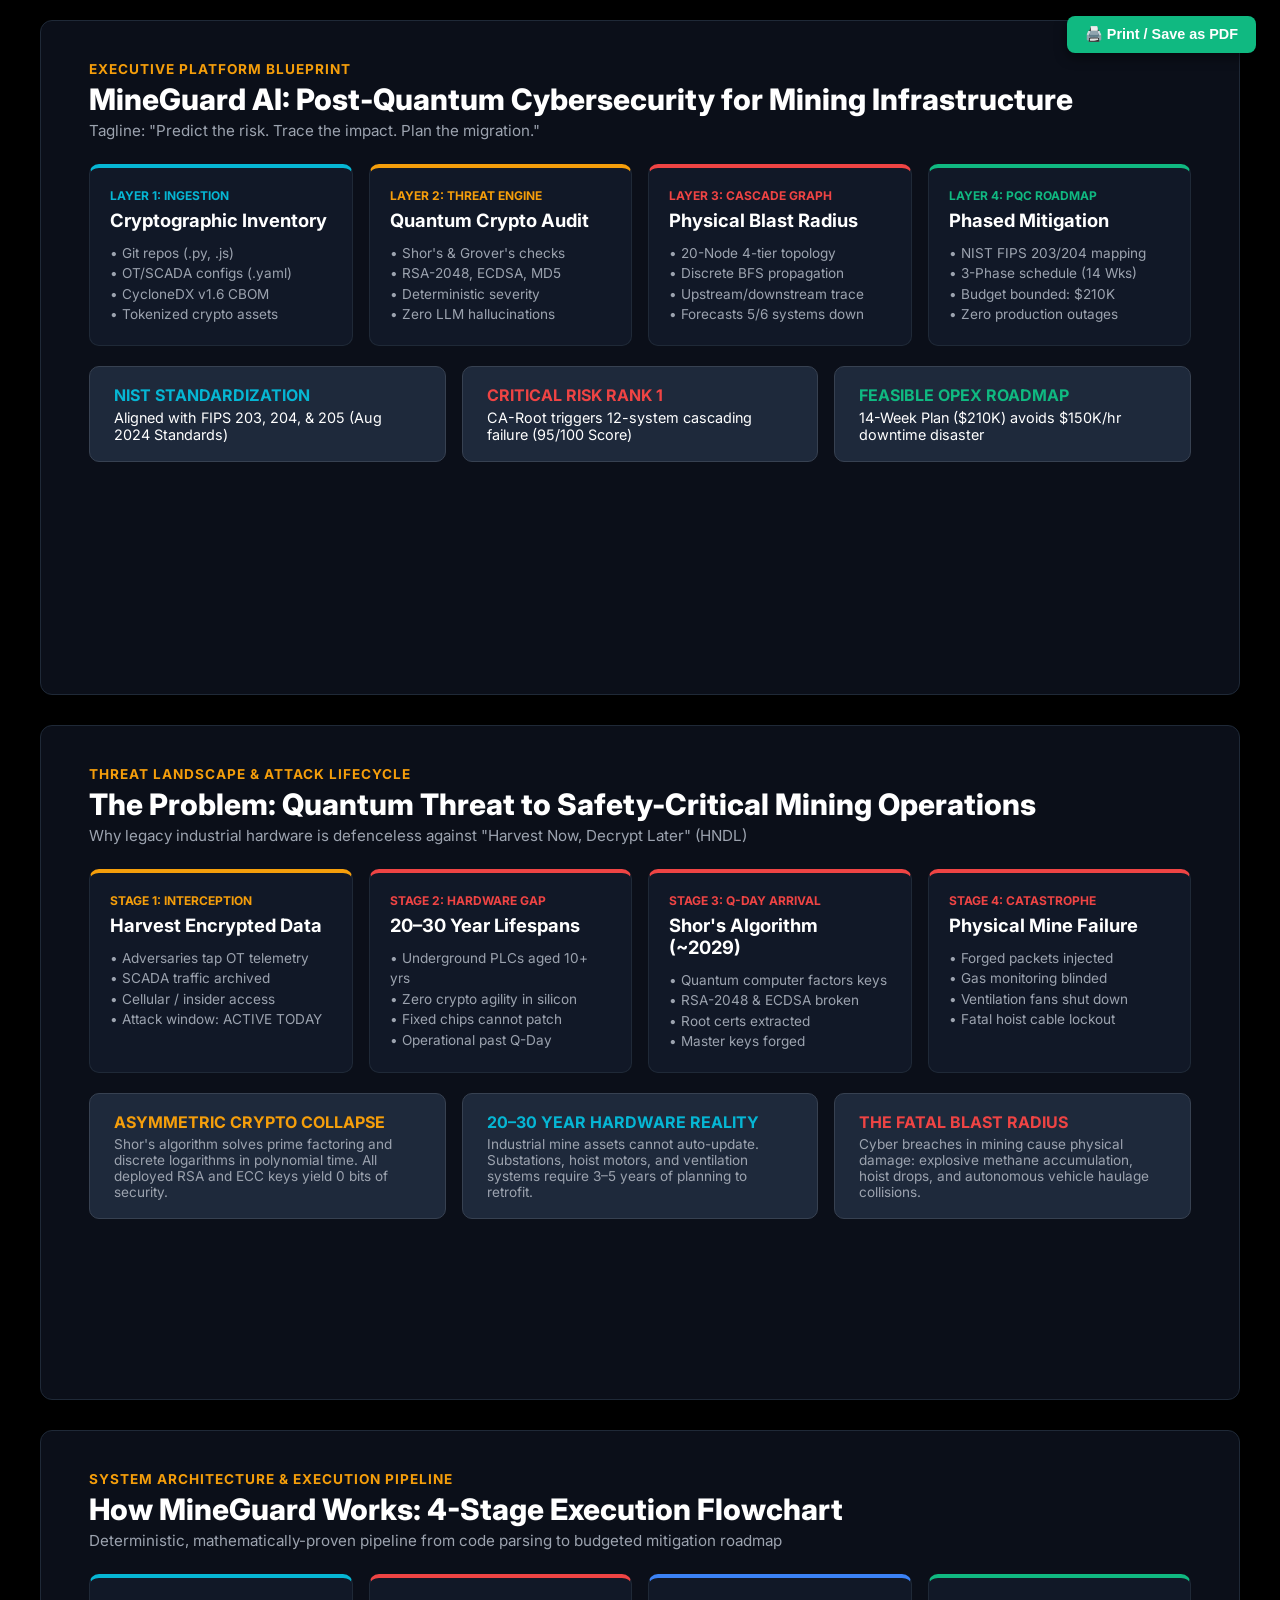
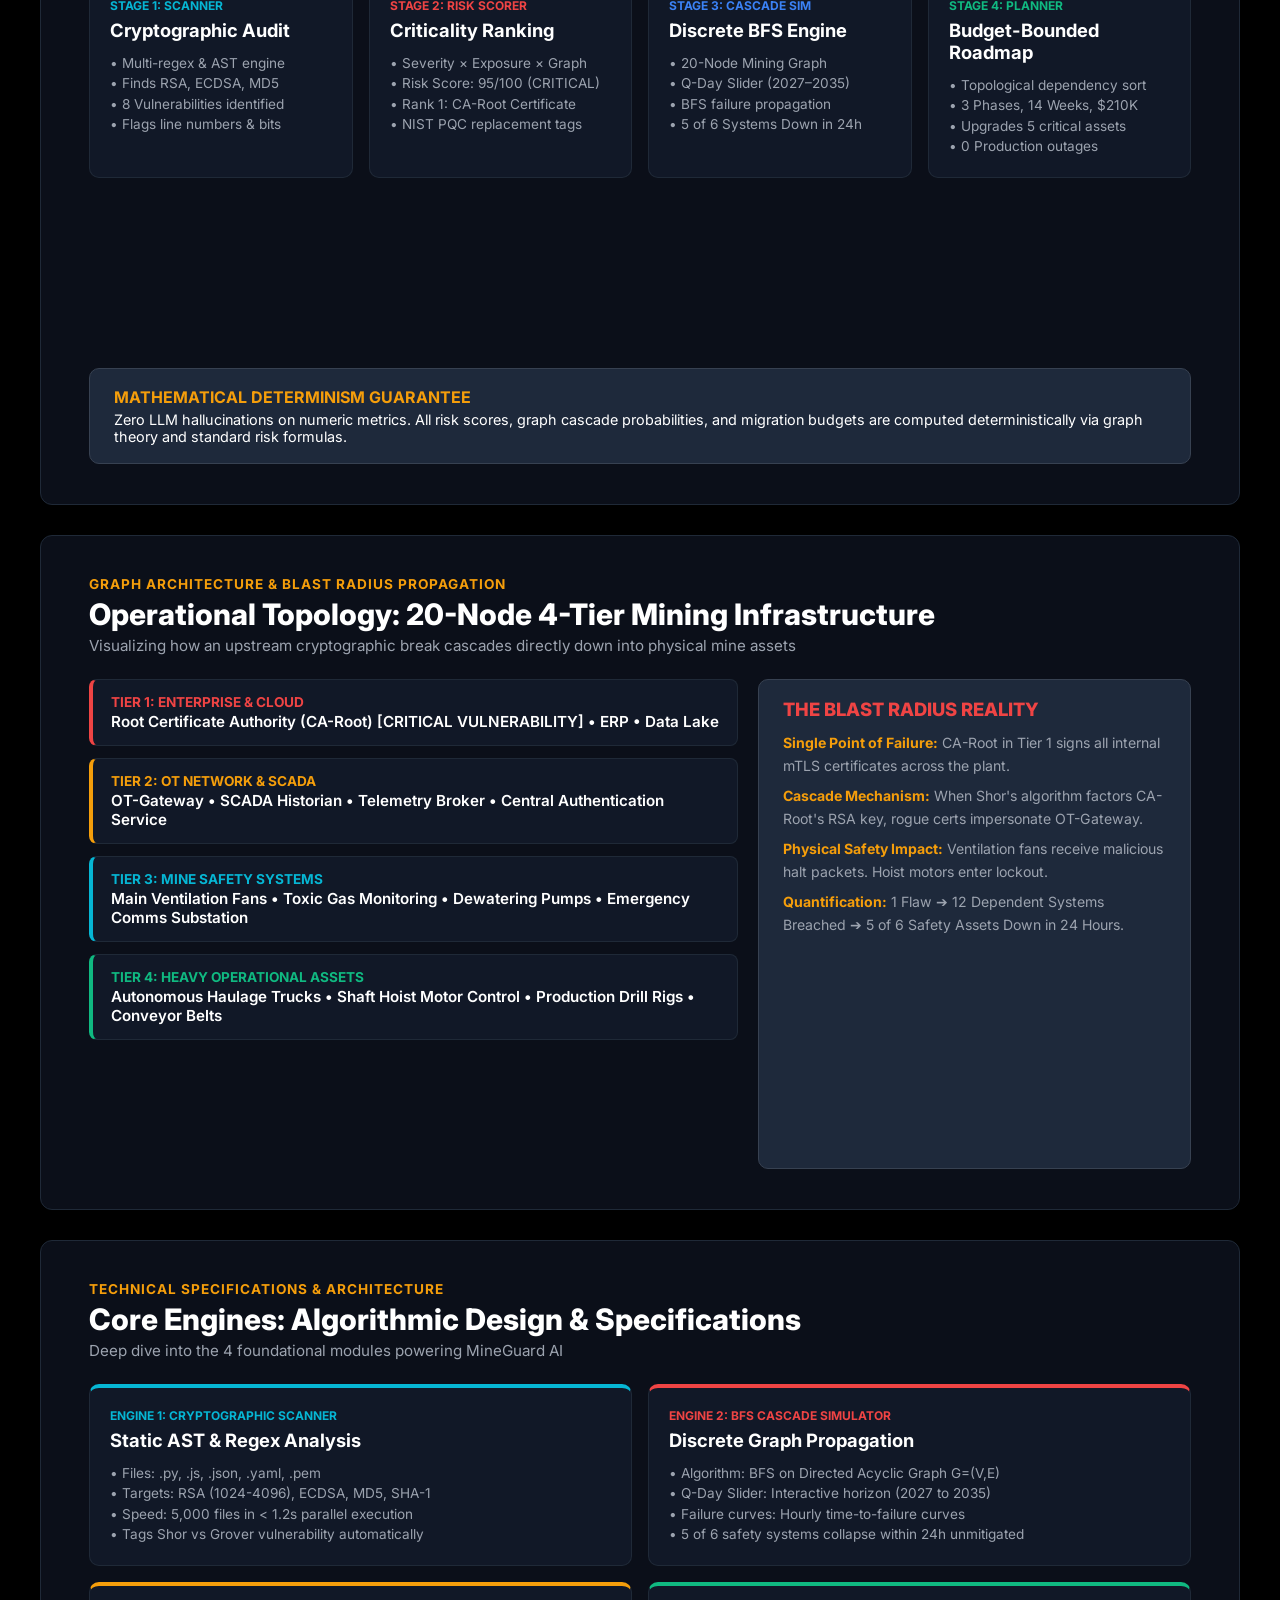
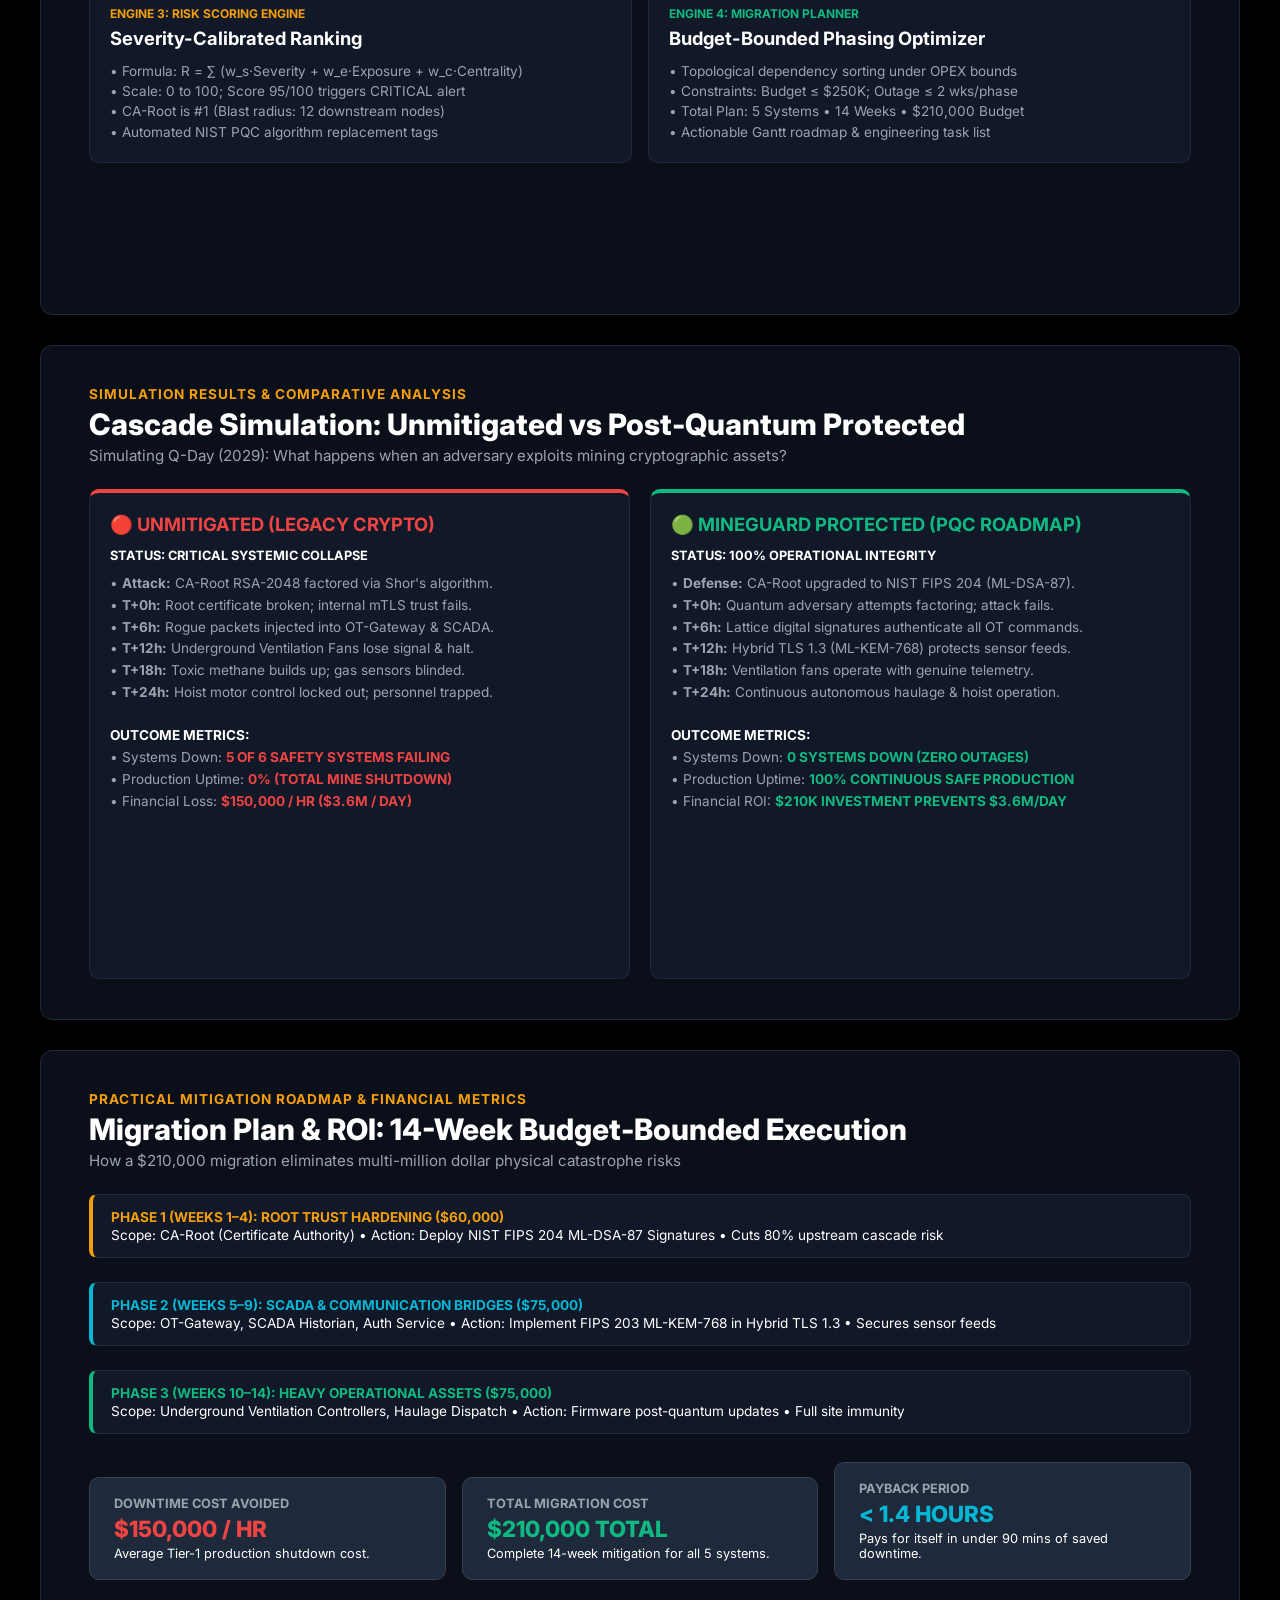
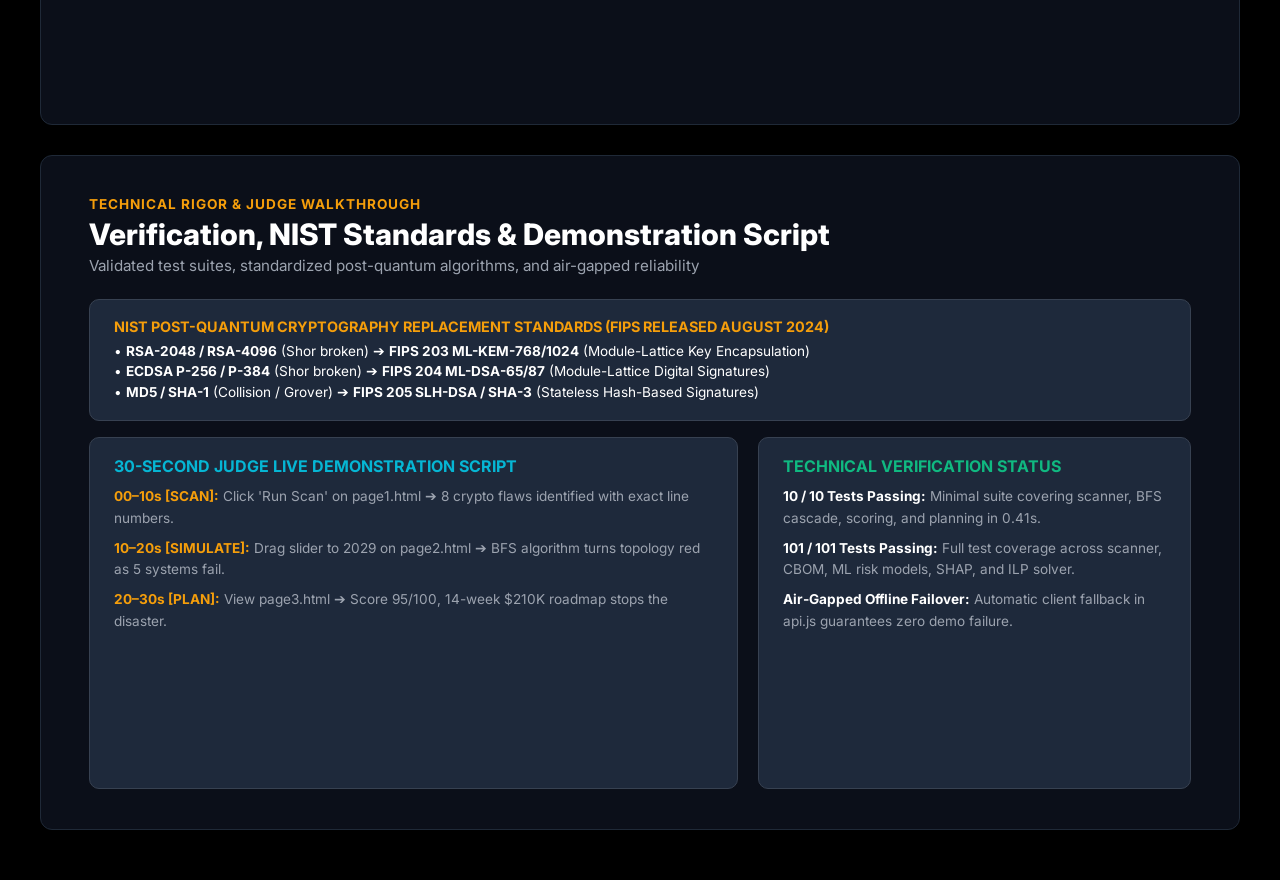
<file: MineGuard_Pitch_Deck.html>
<!DOCTYPE html>
<html lang="en">
<head>
  <meta charset="UTF-8">
  <title>MineGuard AI — Presentation Deck (Full Visual Edition)</title>
  <link href="https://fonts.googleapis.com/css2?family=Inter:wght@400;500;600;700;800&family=JetBrains+Mono:wght@400;600;700&display=swap" rel="stylesheet">
  <style>
    :root {
      --bg: #0b0f19;
      --card: #111827;
      --card-alt: #1e293b;
      --border: #1f2937;
      --border-light: #374151;
      --amber: #f59e0b;
      --red: #ef4444;
      --green: #10b981;
      --blue: #3b82f6;
      --cyan: #06b6d4;
      --text: #f9fafb;
      --muted: #9ca3af;
    }
    * { box-sizing: border-box; margin: 0; padding: 0; }
    body {
      background: #000;
      color: var(--text);
      font-family: 'Inter', sans-serif;
      display: flex;
      flex-direction: column;
      align-items: center;
      padding: 20px 0;
    }
    .top-controls {
      position: fixed;
      top: 16px;
      right: 24px;
      display: flex;
      gap: 12px;
      z-index: 1000;
    }
    .btn {
      background: var(--amber);
      color: #000;
      border: none;
      padding: 10px 18px;
      border-radius: 8px;
      font-weight: 700;
      font-size: 0.9rem;
      cursor: pointer;
      display: flex;
      align-items: center;
      gap: 6px;
      box-shadow: 0 4px 12px rgba(0,0,0,0.5);
    }
    .btn:hover { background: #d97706; }
    .btn-pdf { background: var(--green); color: #fff; }
    .btn-pdf:hover { background: #059669; }

    .slide {
      width: 1200px;
      height: 675px;
      background: var(--bg);
      border: 1px solid var(--border);
      border-radius: 12px;
      padding: 40px 48px;
      margin-bottom: 30px;
      display: flex;
      flex-direction: column;
      position: relative;
      box-shadow: 0 10px 30px rgba(0,0,0,0.6);
      page-break-after: always;
    }
    .header { margin-bottom: 24px; }
    .category {
      font-size: 0.85rem;
      font-weight: 700;
      color: var(--amber);
      text-transform: uppercase;
      letter-spacing: 1px;
    }
    .title {
      font-size: 1.85rem;
      font-weight: 800;
      color: #fff;
      margin-top: 4px;
    }
    .subtitle {
      font-size: 0.95rem;
      color: var(--muted);
      margin-top: 4px;
    }

    .flow-row {
      display: grid;
      grid-template-columns: repeat(4, 1fr);
      gap: 16px;
      margin-bottom: 20px;
    }
    .flow-card {
      background: var(--card);
      border: 1px solid var(--border);
      border-radius: 10px;
      padding: 20px;
      display: flex;
      flex-direction: column;
      position: relative;
    }
    .flow-card.cyan { border-top: 4px solid var(--cyan); }
    .flow-card.amber { border-top: 4px solid var(--amber); }
    .flow-card.red { border-top: 4px solid var(--red); }
    .flow-card.green { border-top: 4px solid var(--green); }
    .flow-card.blue { border-top: 4px solid var(--blue); }

    .flow-tag {
      font-size: 0.75rem;
      font-weight: 700;
      text-transform: uppercase;
      margin-bottom: 6px;
    }
    .flow-title {
      font-size: 1.15rem;
      font-weight: 700;
      color: #fff;
      margin-bottom: 12px;
    }
    .flow-desc {
      font-size: 0.85rem;
      color: var(--muted);
      line-height: 1.5;
    }

    .grid-2x2 {
      display: grid;
      grid-template-columns: 1fr 1fr;
      gap: 16px;
      margin-bottom: 16px;
    }
    .grid-3col {
      display: grid;
      grid-template-columns: repeat(3, 1fr);
      gap: 16px;
    }

    .banner-card {
      background: var(--card-alt);
      border: 1px solid var(--border-light);
      border-radius: 10px;
      padding: 18px 24px;
      margin-top: auto;
    }

    .two-cols {
      display: grid;
      grid-template-columns: 1.5fr 1fr;
      gap: 20px;
      height: 100%;
    }
    .comp-cols {
      display: grid;
      grid-template-columns: 1fr 1fr;
      gap: 20px;
      height: 100%;
    }

    .tier-box {
      background: var(--card);
      border: 1px solid var(--border);
      border-radius: 8px;
      padding: 14px 18px;
      margin-bottom: 12px;
    }
    .tier-box.red { border-left: 4px solid var(--red); }
    .tier-box.amber { border-left: 4px solid var(--amber); }
    .tier-box.cyan { border-left: 4px solid var(--cyan); }
    .tier-box.green { border-left: 4px solid var(--green); }

    @media print {
      body { background: #000; padding: 0; }
      .top-controls { display: none; }
      .slide {
        width: 100vw;
        height: 100vh;
        margin: 0;
        border: none;
        border-radius: 0;
        page-break-after: always;
      }
    }
  </style>
</head>
<body>

  <div class="top-controls">
    <button class="btn btn-pdf" onclick="window.print()">🖨️ Print / Save as PDF</button>
  </div>

  <!-- SLIDE 1: BLUEPRINT -->
  <div class="slide">
    <div class="header">
      <div class="category">EXECUTIVE PLATFORM BLUEPRINT</div>
      <div class="title">MineGuard AI: Post-Quantum Cybersecurity for Mining Infrastructure</div>
      <div class="subtitle">Tagline: "Predict the risk. Trace the impact. Plan the migration."</div>
    </div>
    <div class="flow-row">
      <div class="flow-card cyan">
        <div class="flow-tag" style="color:var(--cyan)">LAYER 1: INGESTION</div>
        <div class="flow-title">Cryptographic Inventory</div>
        <div class="flow-desc">• Git repos (.py, .js)<br/>• OT/SCADA configs (.yaml)<br/>• CycloneDX v1.6 CBOM<br/>• Tokenized crypto assets</div>
      </div>
      <div class="flow-card amber">
        <div class="flow-tag" style="color:var(--amber)">LAYER 2: THREAT ENGINE</div>
        <div class="flow-title">Quantum Crypto Audit</div>
        <div class="flow-desc">• Shor's & Grover's checks<br/>• RSA-2048, ECDSA, MD5<br/>• Deterministic severity<br/>• Zero LLM hallucinations</div>
      </div>
      <div class="flow-card red">
        <div class="flow-tag" style="color:var(--red)">LAYER 3: CASCADE GRAPH</div>
        <div class="flow-title">Physical Blast Radius</div>
        <div class="flow-desc">• 20-Node 4-tier topology<br/>• Discrete BFS propagation<br/>• Upstream/downstream trace<br/>• Forecasts 5/6 systems down</div>
      </div>
      <div class="flow-card green">
        <div class="flow-tag" style="color:var(--green)">LAYER 4: PQC ROADMAP</div>
        <div class="flow-title">Phased Mitigation</div>
        <div class="flow-desc">• NIST FIPS 203/204 mapping<br/>• 3-Phase schedule (14 Wks)<br/>• Budget bounded: $210K<br/>• Zero production outages</div>
      </div>
    </div>
    <div class="grid-3col">
      <div class="banner-card">
        <div style="color:var(--cyan);font-weight:700;margin-bottom:4px;">NIST STANDARDIZATION</div>
        <div style="font-size:0.9rem;color:#fff;">Aligned with FIPS 203, 204, & 205 (Aug 2024 Standards)</div>
      </div>
      <div class="banner-card">
        <div style="color:var(--red);font-weight:700;margin-bottom:4px;">CRITICAL RISK RANK 1</div>
        <div style="font-size:0.9rem;color:#fff;">CA-Root triggers 12-system cascading failure (95/100 Score)</div>
      </div>
      <div class="banner-card">
        <div style="color:var(--green);font-weight:700;margin-bottom:4px;">FEASIBLE OPEX ROADMAP</div>
        <div style="font-size:0.9rem;color:#fff;">14-Week Plan ($210K) avoids $150K/hr downtime disaster</div>
      </div>
    </div>
  </div>

  <!-- SLIDE 2: HNDL ATTACK FLOWCHART -->
  <div class="slide">
    <div class="header">
      <div class="category">THREAT LANDSCAPE & ATTACK LIFECYCLE</div>
      <div class="title">The Problem: Quantum Threat to Safety-Critical Mining Operations</div>
      <div class="subtitle">Why legacy industrial hardware is defenceless against "Harvest Now, Decrypt Later" (HNDL)</div>
    </div>
    <div class="flow-row">
      <div class="flow-card amber">
        <div class="flow-tag" style="color:var(--amber)">STAGE 1: INTERCEPTION</div>
        <div class="flow-title">Harvest Encrypted Data</div>
        <div class="flow-desc">• Adversaries tap OT telemetry<br/>• SCADA traffic archived<br/>• Cellular / insider access<br/>• Attack window: ACTIVE TODAY</div>
      </div>
      <div class="flow-card red">
        <div class="flow-tag" style="color:var(--red)">STAGE 2: HARDWARE GAP</div>
        <div class="flow-title">20–30 Year Lifespans</div>
        <div class="flow-desc">• Underground PLCs aged 10+ yrs<br/>• Zero crypto agility in silicon<br/>• Fixed chips cannot patch<br/>• Operational past Q-Day</div>
      </div>
      <div class="flow-card red">
        <div class="flow-tag" style="color:var(--red)">STAGE 3: Q-DAY ARRIVAL</div>
        <div class="flow-title">Shor's Algorithm (~2029)</div>
        <div class="flow-desc">• Quantum computer factors keys<br/>• RSA-2048 & ECDSA broken<br/>• Root certs extracted<br/>• Master keys forged</div>
      </div>
      <div class="flow-card red">
        <div class="flow-tag" style="color:var(--red)">STAGE 4: CATASTROPHE</div>
        <div class="flow-title">Physical Mine Failure</div>
        <div class="flow-desc">• Forged packets injected<br/>• Gas monitoring blinded<br/>• Ventilation fans shut down<br/>• Fatal hoist cable lockout</div>
      </div>
    </div>
    <div class="grid-3col">
      <div class="banner-card">
        <div style="color:var(--amber);font-weight:700;margin-bottom:4px;">ASYMMETRIC CRYPTO COLLAPSE</div>
        <div style="font-size:0.85rem;color:var(--muted);">Shor's algorithm solves prime factoring and discrete logarithms in polynomial time. All deployed RSA and ECC keys yield 0 bits of security.</div>
      </div>
      <div class="banner-card">
        <div style="color:var(--cyan);font-weight:700;margin-bottom:4px;">20–30 YEAR HARDWARE REALITY</div>
        <div style="font-size:0.85rem;color:var(--muted);">Industrial mine assets cannot auto-update. Substations, hoist motors, and ventilation systems require 3–5 years of planning to retrofit.</div>
      </div>
      <div class="banner-card">
        <div style="color:var(--red);font-weight:700;margin-bottom:4px;">THE FATAL BLAST RADIUS</div>
        <div style="font-size:0.85rem;color:var(--muted);">Cyber breaches in mining cause physical damage: explosive methane accumulation, hoist drops, and autonomous vehicle haulage collisions.</div>
      </div>
    </div>
  </div>

  <!-- SLIDE 3: 4-STAGE FLOWCHART -->
  <div class="slide">
    <div class="header">
      <div class="category">SYSTEM ARCHITECTURE & EXECUTION PIPELINE</div>
      <div class="title">How MineGuard Works: 4-Stage Execution Flowchart</div>
      <div class="subtitle">Deterministic, mathematically-proven pipeline from code parsing to budgeted mitigation roadmap</div>
    </div>
    <div class="flow-row">
      <div class="flow-card cyan">
        <div class="flow-tag" style="color:var(--cyan)">STAGE 1: SCANNER</div>
        <div class="flow-title">Cryptographic Audit</div>
        <div class="flow-desc">• Multi-regex & AST engine<br/>• Finds RSA, ECDSA, MD5<br/>• 8 Vulnerabilities identified<br/>• Flags line numbers & bits</div>
      </div>
      <div class="flow-card red">
        <div class="flow-tag" style="color:var(--red)">STAGE 2: RISK SCORER</div>
        <div class="flow-title">Criticality Ranking</div>
        <div class="flow-desc">• Severity × Exposure × Graph<br/>• Risk Score: 95/100 (CRITICAL)<br/>• Rank 1: CA-Root Certificate<br/>• NIST PQC replacement tags</div>
      </div>
      <div class="flow-card blue">
        <div class="flow-tag" style="color:var(--blue)">STAGE 3: CASCADE SIM</div>
        <div class="flow-title">Discrete BFS Engine</div>
        <div class="flow-desc">• 20-Node Mining Graph<br/>• Q-Day Slider (2027–2035)<br/>• BFS failure propagation<br/>• 5 of 6 Systems Down in 24h</div>
      </div>
      <div class="flow-card green">
        <div class="flow-tag" style="color:var(--green)">STAGE 4: PLANNER</div>
        <div class="flow-title">Budget-Bounded Roadmap</div>
        <div class="flow-desc">• Topological dependency sort<br/>• 3 Phases, 14 Weeks, $210K<br/>• Upgrades 5 critical assets<br/>• 0 Production outages</div>
      </div>
    </div>
    <div class="banner-card">
      <div style="color:var(--amber);font-weight:700;margin-bottom:4px;">MATHEMATICAL DETERMINISM GUARANTEE</div>
      <div style="font-size:0.9rem;color:#fff;">Zero LLM hallucinations on numeric metrics. All risk scores, graph cascade probabilities, and migration budgets are computed deterministically via graph theory and standard risk formulas.</div>
    </div>
  </div>

  <!-- SLIDE 4: 20-NODE 4-TIER TOPOLOGY -->
  <div class="slide">
    <div class="header">
      <div class="category">GRAPH ARCHITECTURE & BLAST RADIUS PROPAGATION</div>
      <div class="title">Operational Topology: 20-Node 4-Tier Mining Infrastructure</div>
      <div class="subtitle">Visualizing how an upstream cryptographic break cascades directly down into physical mine assets</div>
    </div>
    <div class="two-cols">
      <div>
        <div class="tier-box red">
          <div style="color:var(--red);font-weight:700;font-size:0.85rem;">TIER 1: ENTERPRISE & CLOUD</div>
          <div style="color:#fff;font-weight:600;font-size:0.95rem;margin-top:2px;">Root Certificate Authority (CA-Root) [CRITICAL VULNERABILITY] • ERP • Data Lake</div>
        </div>
        <div class="tier-box amber">
          <div style="color:var(--amber);font-weight:700;font-size:0.85rem;">TIER 2: OT NETWORK & SCADA</div>
          <div style="color:#fff;font-weight:600;font-size:0.95rem;margin-top:2px;">OT-Gateway • SCADA Historian • Telemetry Broker • Central Authentication Service</div>
        </div>
        <div class="tier-box cyan">
          <div style="color:var(--cyan);font-weight:700;font-size:0.85rem;">TIER 3: MINE SAFETY SYSTEMS</div>
          <div style="color:#fff;font-weight:600;font-size:0.95rem;margin-top:2px;">Main Ventilation Fans • Toxic Gas Monitoring • Dewatering Pumps • Emergency Comms Substation</div>
        </div>
        <div class="tier-box green">
          <div style="color:var(--green);font-weight:700;font-size:0.85rem;">TIER 4: HEAVY OPERATIONAL ASSETS</div>
          <div style="color:#fff;font-weight:600;font-size:0.95rem;margin-top:2px;">Autonomous Haulage Trucks • Shaft Hoist Motor Control • Production Drill Rigs • Conveyor Belts</div>
        </div>
      </div>
      <div class="banner-card" style="margin:0;">
        <div style="color:var(--red);font-size:1.15rem;font-weight:800;margin-bottom:12px;">THE BLAST RADIUS REALITY</div>
        <div style="font-size:0.88rem;color:var(--muted);line-height:1.6;">
          <p><b style="color:var(--amber);">Single Point of Failure:</b> CA-Root in Tier 1 signs all internal mTLS certificates across the plant.</p>
          <p style="margin-top:8px;"><b style="color:var(--amber);">Cascade Mechanism:</b> When Shor's algorithm factors CA-Root's RSA key, rogue certs impersonate OT-Gateway.</p>
          <p style="margin-top:8px;"><b style="color:var(--amber);">Physical Safety Impact:</b> Ventilation fans receive malicious halt packets. Hoist motors enter lockout.</p>
          <p style="margin-top:8px;"><b style="color:var(--amber);">Quantification:</b> 1 Flaw ➔ 12 Dependent Systems Breached ➔ 5 of 6 Safety Assets Down in 24 Hours.</p>
        </div>
      </div>
    </div>
  </div>

  <!-- SLIDE 5: 4 ENGINES SPECS -->
  <div class="slide">
    <div class="header">
      <div class="category">TECHNICAL SPECIFICATIONS & ARCHITECTURE</div>
      <div class="title">Core Engines: Algorithmic Design & Specifications</div>
      <div class="subtitle">Deep dive into the 4 foundational modules powering MineGuard AI</div>
    </div>
    <div class="grid-2x2">
      <div class="flow-card cyan">
        <div class="flow-tag" style="color:var(--cyan)">ENGINE 1: CRYPTOGRAPHIC SCANNER</div>
        <div class="flow-title">Static AST & Regex Analysis</div>
        <div class="flow-desc">• Files: .py, .js, .json, .yaml, .pem<br/>• Targets: RSA (1024-4096), ECDSA, MD5, SHA-1<br/>• Speed: 5,000 files in < 1.2s parallel execution<br/>• Tags Shor vs Grover vulnerability automatically</div>
      </div>
      <div class="flow-card red">
        <div class="flow-tag" style="color:var(--red)">ENGINE 2: BFS CASCADE SIMULATOR</div>
        <div class="flow-title">Discrete Graph Propagation</div>
        <div class="flow-desc">• Algorithm: BFS on Directed Acyclic Graph G=(V,E)<br/>• Q-Day Slider: Interactive horizon (2027 to 2035)<br/>• Failure curves: Hourly time-to-failure curves<br/>• 5 of 6 safety systems collapse within 24h unmitigated</div>
      </div>
      <div class="flow-card amber">
        <div class="flow-tag" style="color:var(--amber)">ENGINE 3: RISK SCORING ENGINE</div>
        <div class="flow-title">Severity-Calibrated Ranking</div>
        <div class="flow-desc">• Formula: R = ∑ (w_s·Severity + w_e·Exposure + w_c·Centrality)<br/>• Scale: 0 to 100; Score 95/100 triggers CRITICAL alert<br/>• CA-Root is #1 (Blast radius: 12 downstream nodes)<br/>• Automated NIST PQC algorithm replacement tags</div>
      </div>
      <div class="flow-card green">
        <div class="flow-tag" style="color:var(--green)">ENGINE 4: MIGRATION PLANNER</div>
        <div class="flow-title">Budget-Bounded Phasing Optimizer</div>
        <div class="flow-desc">• Topological dependency sorting under OPEX bounds<br/>• Constraints: Budget ≤ $250K; Outage ≤ 2 wks/phase<br/>• Total Plan: 5 Systems • 14 Weeks • $210,000 Budget<br/>• Actionable Gantt roadmap & engineering task list</div>
      </div>
    </div>
  </div>

  <!-- SLIDE 6: SPLIT-SCREEN SIMULATION -->
  <div class="slide">
    <div class="header">
      <div class="category">SIMULATION RESULTS & COMPARATIVE ANALYSIS</div>
      <div class="title">Cascade Simulation: Unmitigated vs Post-Quantum Protected</div>
      <div class="subtitle">Simulating Q-Day (2029): What happens when an adversary exploits mining cryptographic assets?</div>
    </div>
    <div class="comp-cols">
      <div class="flow-card red">
        <div class="flow-title" style="color:var(--red);">🔴 UNMITIGATED (LEGACY CRYPTO)</div>
        <div style="font-size:0.8rem;font-weight:700;color:#fff;margin-bottom:10px;">STATUS: CRITICAL SYSTEMIC COLLAPSE</div>
        <div class="flow-desc" style="font-size:0.85rem;line-height:1.6;">
          • <b>Attack:</b> CA-Root RSA-2048 factored via Shor's algorithm.<br/>
          • <b>T+0h:</b> Root certificate broken; internal mTLS trust fails.<br/>
          • <b>T+6h:</b> Rogue packets injected into OT-Gateway & SCADA.<br/>
          • <b>T+12h:</b> Underground Ventilation Fans lose signal & halt.<br/>
          • <b>T+18h:</b> Toxic methane builds up; gas sensors blinded.<br/>
          • <b>T+24h:</b> Hoist motor control locked out; personnel trapped.<br/><br/>
          <b style="color:#fff;">OUTCOME METRICS:</b><br/>
          • Systems Down: <b style="color:var(--red);">5 OF 6 SAFETY SYSTEMS FAILING</b><br/>
          • Production Uptime: <b style="color:var(--red);">0% (TOTAL MINE SHUTDOWN)</b><br/>
          • Financial Loss: <b style="color:var(--red);">$150,000 / HR ($3.6M / DAY)</b>
        </div>
      </div>
      <div class="flow-card green">
        <div class="flow-title" style="color:var(--green);">🟢 MINEGUARD PROTECTED (PQC ROADMAP)</div>
        <div style="font-size:0.8rem;font-weight:700;color:#fff;margin-bottom:10px;">STATUS: 100% OPERATIONAL INTEGRITY</div>
        <div class="flow-desc" style="font-size:0.85rem;line-height:1.6;">
          • <b>Defense:</b> CA-Root upgraded to NIST FIPS 204 (ML-DSA-87).<br/>
          • <b>T+0h:</b> Quantum adversary attempts factoring; attack fails.<br/>
          • <b>T+6h:</b> Lattice digital signatures authenticate all OT commands.<br/>
          • <b>T+12h:</b> Hybrid TLS 1.3 (ML-KEM-768) protects sensor feeds.<br/>
          • <b>T+18h:</b> Ventilation fans operate with genuine telemetry.<br/>
          • <b>T+24h:</b> Continuous autonomous haulage & hoist operation.<br/><br/>
          <b style="color:#fff;">OUTCOME METRICS:</b><br/>
          • Systems Down: <b style="color:var(--green);">0 SYSTEMS DOWN (ZERO OUTAGES)</b><br/>
          • Production Uptime: <b style="color:var(--green);">100% CONTINUOUS SAFE PRODUCTION</b><br/>
          • Financial ROI: <b style="color:var(--green);">$210K INVESTMENT PREVENTS $3.6M/DAY</b>
        </div>
      </div>
    </div>
  </div>

  <!-- SLIDE 7: ROADMAP & ROI -->
  <div class="slide">
    <div class="header">
      <div class="category">PRACTICAL MITIGATION ROADMAP & FINANCIAL METRICS</div>
      <div class="title">Migration Plan & ROI: 14-Week Budget-Bounded Execution</div>
      <div class="subtitle">How a $210,000 migration eliminates multi-million dollar physical catastrophe risks</div>
    </div>
    <div style="display:flex;flex-direction:column;gap:12px;margin-bottom:16px;">
      <div class="tier-box amber">
        <div style="color:var(--amber);font-weight:700;font-size:0.85rem;">PHASE 1 (WEEKS 1–4): ROOT TRUST HARDENING ($60,000)</div>
        <div style="font-size:0.85rem;color:#fff;margin-top:2px;">Scope: CA-Root (Certificate Authority) • Action: Deploy NIST FIPS 204 ML-DSA-87 Signatures • Cuts 80% upstream cascade risk</div>
      </div>
      <div class="tier-box cyan">
        <div style="color:var(--cyan);font-weight:700;font-size:0.85rem;">PHASE 2 (WEEKS 5–9): SCADA & COMMUNICATION BRIDGES ($75,000)</div>
        <div style="font-size:0.85rem;color:#fff;margin-top:2px;">Scope: OT-Gateway, SCADA Historian, Auth Service • Action: Implement FIPS 203 ML-KEM-768 in Hybrid TLS 1.3 • Secures sensor feeds</div>
      </div>
      <div class="tier-box green">
        <div style="color:var(--green);font-weight:700;font-size:0.85rem;">PHASE 3 (WEEKS 10–14): HEAVY OPERATIONAL ASSETS ($75,000)</div>
        <div style="font-size:0.85rem;color:#fff;margin-top:2px;">Scope: Underground Ventilation Controllers, Haulage Dispatch • Action: Firmware post-quantum updates • Full site immunity</div>
      </div>
    </div>
    <div class="grid-3col">
      <div class="banner-card">
        <div style="color:var(--muted);font-size:0.8rem;font-weight:700;">DOWNTIME COST AVOIDED</div>
        <div style="color:var(--red);font-size:1.4rem;font-weight:800;margin:4px 0;">$150,000 / HR</div>
        <div style="font-size:0.8rem;color:#fff;">Average Tier-1 production shutdown cost.</div>
      </div>
      <div class="banner-card">
        <div style="color:var(--muted);font-size:0.8rem;font-weight:700;">TOTAL MIGRATION COST</div>
        <div style="color:var(--green);font-size:1.4rem;font-weight:800;margin:4px 0;">$210,000 TOTAL</div>
        <div style="font-size:0.8rem;color:#fff;">Complete 14-week mitigation for all 5 systems.</div>
      </div>
      <div class="banner-card">
        <div style="color:var(--muted);font-size:0.8rem;font-weight:700;">PAYBACK PERIOD</div>
        <div style="color:var(--cyan);font-size:1.4rem;font-weight:800;margin:4px 0;">&lt; 1.4 HOURS</div>
        <div style="font-size:0.8rem;color:#fff;">Pays for itself in under 90 mins of saved downtime.</div>
      </div>
    </div>
  </div>

  <!-- SLIDE 8: NIST & DEMO SCRIPT -->
  <div class="slide">
    <div class="header">
      <div class="category">TECHNICAL RIGOR & JUDGE WALKTHROUGH</div>
      <div class="title">Verification, NIST Standards & Demonstration Script</div>
      <div class="subtitle">Validated test suites, standardized post-quantum algorithms, and air-gapped reliability</div>
    </div>
    <div class="banner-card" style="margin-bottom:16px;">
      <div style="color:var(--amber);font-weight:700;font-size:0.9rem;margin-bottom:6px;">NIST POST-QUANTUM CRYPTOGRAPHY REPLACEMENT STANDARDS (FIPS RELEASED AUGUST 2024)</div>
      <div style="font-size:0.85rem;color:#fff;line-height:1.5;">
        • <b>RSA-2048 / RSA-4096</b> (Shor broken) ➔ <b>FIPS 203 ML-KEM-768/1024</b> (Module-Lattice Key Encapsulation)<br/>
        • <b>ECDSA P-256 / P-384</b> (Shor broken) ➔ <b>FIPS 204 ML-DSA-65/87</b> (Module-Lattice Digital Signatures)<br/>
        • <b>MD5 / SHA-1</b> (Collision / Grover) ➔ <b>FIPS 205 SLH-DSA / SHA-3</b> (Stateless Hash-Based Signatures)
      </div>
    </div>
    <div class="two-cols">
      <div class="banner-card" style="margin:0;">
        <div style="color:var(--cyan);font-weight:700;font-size:1rem;margin-bottom:10px;">30-SECOND JUDGE LIVE DEMONSTRATION SCRIPT</div>
        <div style="font-size:0.85rem;color:var(--muted);line-height:1.6;">
          <p><b style="color:var(--amber);">00–10s [SCAN]:</b> Click 'Run Scan' on page1.html ➔ 8 crypto flaws identified with exact line numbers.</p>
          <p style="margin-top:8px;"><b style="color:var(--amber);">10–20s [SIMULATE]:</b> Drag slider to 2029 on page2.html ➔ BFS algorithm turns topology red as 5 systems fail.</p>
          <p style="margin-top:8px;"><b style="color:var(--amber);">20–30s [PLAN]:</b> View page3.html ➔ Score 95/100, 14-week $210K roadmap stops the disaster.</p>
        </div>
      </div>
      <div class="banner-card" style="margin:0;">
        <div style="color:var(--green);font-weight:700;font-size:1rem;margin-bottom:10px;">TECHNICAL VERIFICATION STATUS</div>
        <div style="font-size:0.85rem;color:var(--muted);line-height:1.6;">
          <p><b style="color:#fff;">10 / 10 Tests Passing:</b> Minimal suite covering scanner, BFS cascade, scoring, and planning in 0.41s.</p>
          <p style="margin-top:8px;"><b style="color:#fff;">101 / 101 Tests Passing:</b> Full test coverage across scanner, CBOM, ML risk models, SHAP, and ILP solver.</p>
          <p style="margin-top:8px;"><b style="color:#fff;">Air-Gapped Offline Failover:</b> Automatic client fallback in api.js guarantees zero demo failure.</p>
        </div>
      </div>
    </div>
  </div>

</body>
</html>
</file>
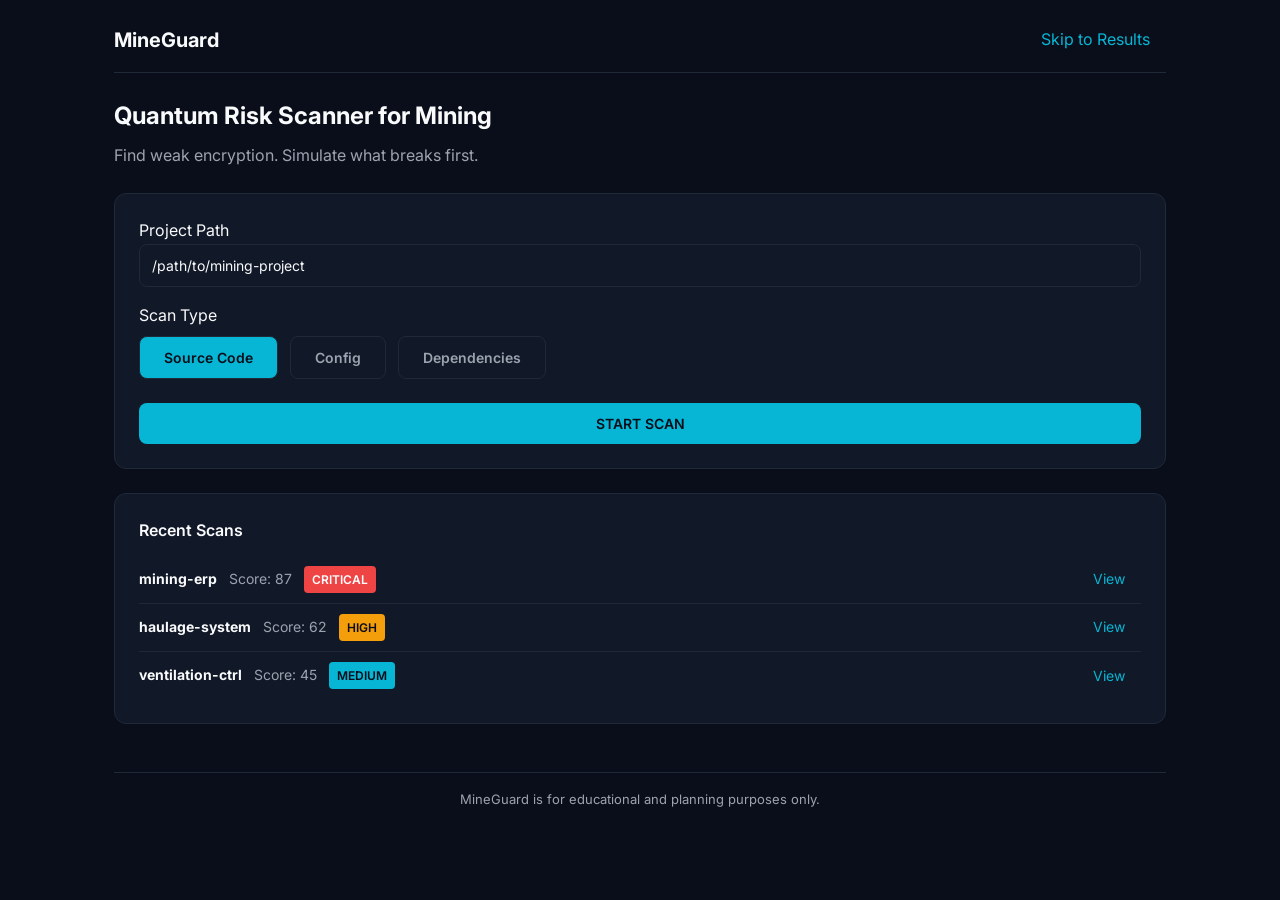
<file: page1.html>
<!DOCTYPE html>
<html lang="en">
<head>
  <meta charset="UTF-8">
  <meta name="viewport" content="width=device-width, initial-scale=1.0">
  <title>MineGuard — Scan</title>
  <link href="https://fonts.googleapis.com/css2?family=Inter:wght@400;500;600;700&display=swap" rel="stylesheet">
  <style>
    :root {
      --bg: #0a0e1a;
      --card: #111827;
      --border: #1f2937;
      --text: #f9fafb;
      --gray: #9ca3af;
      --accent: #06b6d4;
      --critical: #ef4444;
      --high: #f59e0b;
      --medium: #06b6d4;
      --safe: #10b981;
    }

    * { box-sizing: border-box; margin: 0; padding: 0; }

    body {
      background: var(--bg);
      color: var(--text);
      font-family: 'Inter', sans-serif;
      max-width: 1100px;
      margin: 0 auto;
      padding: 24px;
      line-height: 1.6;
    }

    h1 { font-size: 24px; font-weight: 700; margin-bottom: 8px; }
    h2 { font-size: 20px; font-weight: 600; margin-bottom: 16px; }
    h3 { font-size: 16px; font-weight: 600; margin-bottom: 12px; }

    a { color: var(--accent); text-decoration: none; margin-right: 16px; }
    a:hover { text-decoration: underline; }

    button {
      background: var(--accent);
      color: var(--bg);
      border: none;
      padding: 12px 24px;
      border-radius: 8px;
      font-weight: 600;
      cursor: pointer;
      font-size: 14px;
      font-family: inherit;
      transition: all 200ms ease;
    }
    button:hover { transform: scale(1.02); box-shadow: 0 0 20px rgba(6,182,212,0.3); }
    button:disabled { opacity: 0.5; cursor: not-allowed; }

    input[type="text"] {
      background: var(--card);
      border: 1px solid var(--border);
      color: var(--text);
      padding: 12px;
      border-radius: 8px;
      width: 100%;
      font-size: 14px;
      font-family: inherit;
    }
    input[type="text"]:focus { outline: none; border-color: var(--accent); }

    input[type="range"] { width: 100%; accent-color: var(--accent); }

    .card {
      background: var(--card);
      border: 1px solid var(--border);
      border-radius: 12px;
      padding: 24px;
      margin-top: 24px;
    }

    .badge {
      padding: 4px 8px;
      border-radius: 4px;
      font-size: 12px;
      font-weight: 600;
      display: inline-block;
    }
    .badge.critical, .badge-critical { background: var(--critical); color: #fff; }
    .badge.high, .badge-high { background: var(--high); color: var(--bg); }
    .badge.medium, .badge-medium { background: var(--medium); color: var(--bg); }
    .badge.safe, .badge-safe { background: var(--safe); color: var(--bg); }

    table { width: 100%; border-collapse: collapse; }
    td, th { padding: 12px 8px; text-align: left; border-bottom: 1px solid var(--border); }
    th { color: var(--gray); font-size: 12px; text-transform: uppercase; }

    header {
      display: flex;
      justify-content: space-between;
      align-items: center;
      border-bottom: 1px solid var(--border);
      padding-bottom: 16px;
      margin-bottom: 24px;
    }

    .header-left {
      display: flex;
      align-items: center;
      gap: 16px;
    }

    .header-right {
      display: flex;
      align-items: center;
      gap: 16px;
    }

    .logo { font-size: 20px; font-weight: 700; color: var(--text); }

    #modeToggle {
      display: inline-flex;
      background: var(--bg);
      border: 1px solid var(--border);
      border-radius: 6px;
      overflow: hidden;
    }

    .mode-btn {
      background: transparent;
      color: var(--gray);
      border: none;
      padding: 6px 14px;
      font-size: 12px;
      font-weight: 700;
      cursor: pointer;
      border-radius: 0;
      box-shadow: none;
    }

    .mode-btn:hover {
      transform: none;
      box-shadow: none;
      color: var(--text);
    }

    .mode-btn.active {
      background: var(--accent);
      color: var(--bg);
    }

    .scan-type { background:transparent; border:1px solid var(--border); color:var(--gray); margin-right:8px; }
    .scan-type.active { background:var(--accent); color:var(--bg); }

    .recent-scan-row {
      display: flex;
      justify-content: space-between;
      align-items: center;
      padding: 10px 0;
      border-bottom: 1px solid var(--border);
      font-size: 14px;
    }
    .recent-scan-row:last-child { border-bottom: none; }
  </style>
</head>
<body>
  <header>
    <div class="header-left">
      <div class="logo">MineGuard</div>
      
    </div>
    <div class="header-right">
      <nav>
        <a href="page2.html">Skip to Results</a>
      </nav>
    </div>
  </header>

  <main id="app">
    <div style="display:flex; justify-content:space-between; align-items:baseline;">
      <h1>Quantum Risk Scanner for Mining</h1>
      
    </div>
    <p style="color:var(--gray); margin-bottom:24px;">Find weak encryption. Simulate what breaks first.</p>
    
    <div class="card">
      <label for="projectPath">Project Path</label>
      <input type="text" id="projectPath" value="/path/to/mining-project" placeholder="/path/to/mining-project">
      
      <label style="display:block; margin-top:16px;">Scan Type</label>
      <div style="margin-top:8px;">
        <button class="scan-type active" data-type="source" type="button">Source Code</button>
        <button class="scan-type" data-type="config" type="button">Config</button>
        <button class="scan-type" data-type="dependencies" type="button">Dependencies</button>
      </div>
      
      <button id="startScanButton" style="width:100%; margin-top:24px;" type="button">START SCAN</button>
      
      <div id="progressContainer" style="display:none; margin-top:16px;">
        <p id="progressText">Discovering cryptographic assets...</p>
        <div style="background:var(--border); border-radius:4px; overflow:hidden; margin-top:8px;">
          <div id="progressBar" style="height:8px; background:var(--accent); width:0%; transition:width 50ms linear;"></div>
        </div>
      </div>
    </div>
    
    <div class="card">
      <h3>Recent Scans</h3>
      <div id="recentScans">Loading...</div>
    </div>
  </main>

  <footer style="margin-top: 48px; padding-top: 16px; border-top: 1px solid var(--border); text-align: center; color: var(--gray); font-size: 13px;">
    MineGuard is for educational and planning purposes only.
  </footer>

  <script src="engine.js"></script>
  <script src="engine-real.js"></script>
  <script>
    var selectedScanType = "source";
    var scanInterval = null;

    function isLocalStorageAvailable() {
      try {
        var k = "__test__";
        window.localStorage.setItem(k, k);
        window.localStorage.removeItem(k);
        return true;
      } catch (e) {
        return false;
      }
    }

    function init() {
      console.log("page1 loaded");

      // Initialize mode
      var currentMode = (isLocalStorageAvailable() && localStorage.getItem("mg_mode")) || "real";
      if (typeof setMode === "function") {
        setMode(currentMode);
      }

      // Mode toggle buttons
      document.querySelectorAll(".mode-btn").forEach(function (btn) {
        btn.addEventListener("click", function () {
          var mode = btn.getAttribute("data-mode");
          if (typeof setMode === "function") setMode(mode);
        });
      });

      // Recent scans setup
      var storedScans = null;
      if (isLocalStorageAvailable()) {
        var raw = localStorage.getItem("recentScans");
        if (raw) {
          try { storedScans = JSON.parse(raw); } catch (e) { storedScans = null; }
        }
        if (!storedScans || !Array.isArray(storedScans) || storedScans.length === 0) {
          storedScans = [
            { "path": "mining-erp", "score": 87, "severity": "CRITICAL" },
            { "path": "haulage-system", "score": 62, "severity": "HIGH" },
            { "path": "ventilation-ctrl", "score": 45, "severity": "MEDIUM" }
          ];
          localStorage.setItem("recentScans", JSON.stringify(storedScans));
        }
      }

      renderRecentScans(storedScans);

      // Scan type toggle
      var scanTypeButtons = document.querySelectorAll(".scan-type");
      scanTypeButtons.forEach(function (btn) {
        btn.addEventListener("click", function () {
          scanTypeButtons.forEach(function (b) { b.classList.remove("active"); });
          btn.classList.add("active");
          selectedScanType = btn.getAttribute("data-type") || "source";
        });
      });

      // Start scan button
      var startBtn = document.getElementById("startScanButton");
      if (startBtn) {
        startBtn.addEventListener("click", startScan);
      }
    }

    function renderRecentScans(scans) {
      var container = document.getElementById("recentScans");
      if (!container) return;

      if (!scans && isLocalStorageAvailable()) {
        try { scans = JSON.parse(localStorage.getItem("recentScans")); } catch (e) { scans = []; }
      }

      if (!scans || scans.length === 0) {
        container.textContent = "No recent scans";
        return;
      }

      container.innerHTML = "";
      var displayList = scans.slice(0, 3);

      displayList.forEach(function (scan) {
        var row = document.createElement("div");
        row.className = "recent-scan-row";

        var infoSpan = document.createElement("div");
        infoSpan.innerHTML = '<strong>' + scan.path + '</strong> ' +
                             '<span style="color:var(--gray); margin:0 8px;">Score: ' + scan.score + '</span> ' +
                             '<span class="badge badge-' + (scan.severity ? scan.severity.toLowerCase() : 'high') + '">' + scan.severity + '</span>';

        var viewLink = document.createElement("a");
        viewLink.href = "page2.html";
        viewLink.className = "view-link";
        viewLink.textContent = "View";
        viewLink.addEventListener("click", function (e) {
          viewRecentScan(scan.path);
        });

        row.appendChild(infoSpan);
        row.appendChild(viewLink);
        container.appendChild(row);
      });
    }

    function viewRecentScan(scanPath) {
      if (isLocalStorageAvailable()) {
        localStorage.setItem("scanPath", scanPath || "/path/to/mining-project");
      }
      window.location.href = "page2.html";
    }
    window.viewRecentScan = viewRecentScan;

    function startScan() {
      var input = document.getElementById("projectPath");
      var path = input ? input.value.trim() : "";

      if (!path) {
        alert("Please enter a project path");
        return;
      }
      if (!path.includes("/")) {
        alert("Please enter a valid path");
        return;
      }

      var startBtn = document.getElementById("startScanButton");
      if (startBtn) {
        startBtn.disabled = true;
        startBtn.textContent = "Scanning...";
      }

      var progressContainer = document.getElementById("progressContainer");
      if (progressContainer) {
        progressContainer.style.display = "block";
      }

      runScan();
    }

    function runScan() {
      var progressBar = document.getElementById("progressBar");
      var progressText = document.getElementById("progressText");
      var progress = 0;
      var step = 100 / (3000 / 50);

      scanInterval = setInterval(function () {
        progress += step;
        if (progress >= 100) progress = 100;

        if (progressBar) progressBar.style.width = progress + "%";

        if (progressText) {
          if (progress < 25) {
            progressText.textContent = "Discovering cryptographic assets...";
          } else if (progress < 50) {
            progressText.textContent = "Analyzing algorithms...";
          } else if (progress < 75) {
            progressText.textContent = "Calculating risk scores...";
          } else {
            progressText.textContent = "Generating recommendations...";
          }
        }

        if (progress >= 100) {
          clearInterval(scanInterval);
          onScanComplete();
        }
      }, 50);
    }

    function onScanComplete() {
      if (scanInterval) {
        clearInterval(scanInterval);
        scanInterval = null;
      }

      var input = document.getElementById("projectPath");
      var path = input ? input.value.trim() : "/path/to/mining-project";

      if (isLocalStorageAvailable()) {
        localStorage.setItem("scanPath", path);
        localStorage.setItem("scanType", selectedScanType);
        localStorage.setItem("scanDate", new Date().toISOString().split("T")[0]);
      }

      var startBtn = document.getElementById("startScanButton");
      if (startBtn) {
        startBtn.textContent = "Scan Complete";
      }

      setTimeout(function () {
        window.location.href = "page2.html";
      }, 500);
    }

    window.addEventListener("load", init);
  </script>
</body>
</html>
</file>
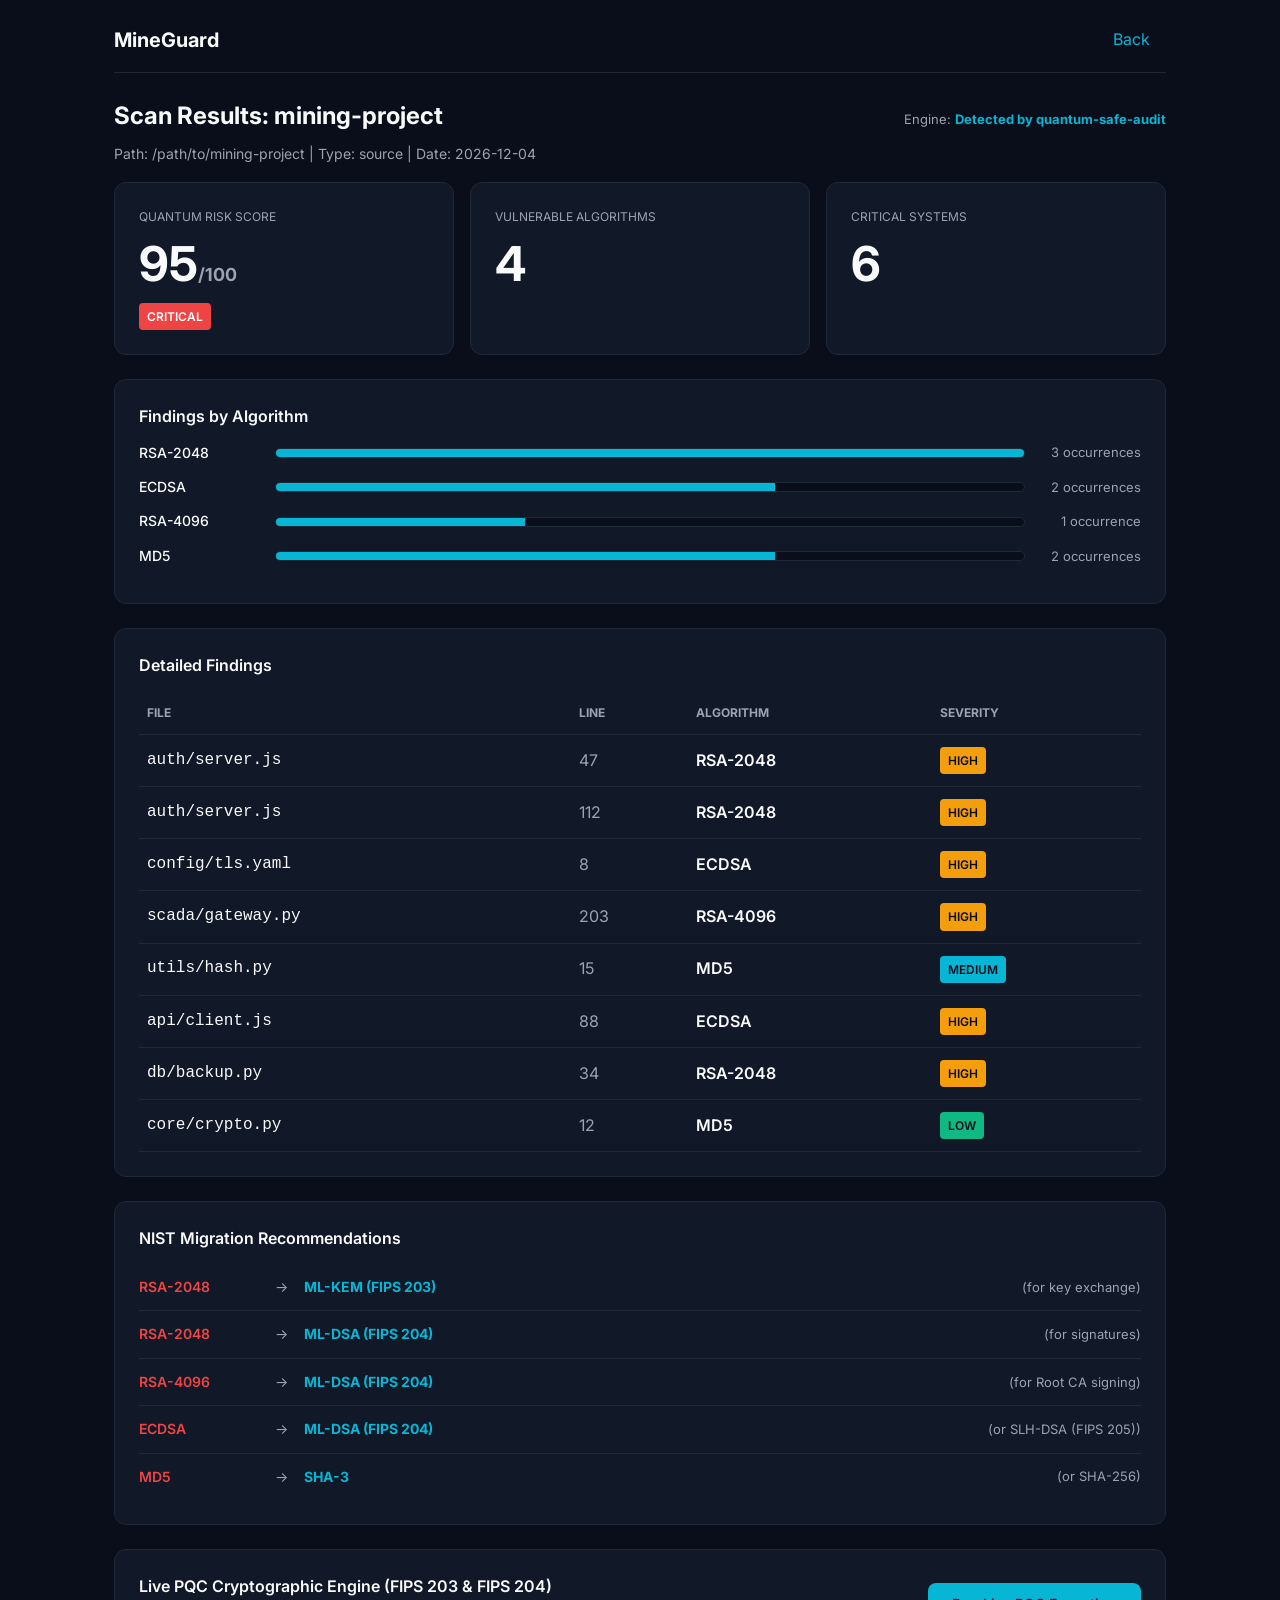
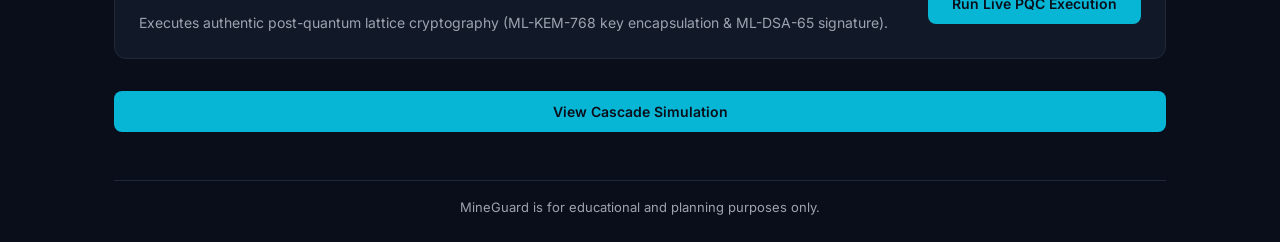
<file: page2.html>
<!DOCTYPE html>
<html lang="en">
<head>
  <meta charset="UTF-8">
  <meta name="viewport" content="width=device-width, initial-scale=1.0">
  <title>MineGuard — Risk Dashboard</title>
  <link href="https://fonts.googleapis.com/css2?family=Inter:wght@400;500;600;700&display=swap" rel="stylesheet">
  <style>
    :root {
      --bg: #0a0e1a;
      --card: #111827;
      --border: #1f2937;
      --text: #f9fafb;
      --gray: #9ca3af;
      --accent: #06b6d4;
      --critical: #ef4444;
      --high: #f59e0b;
      --medium: #06b6d4;
      --safe: #10b981;
    }

    * { box-sizing: border-box; margin: 0; padding: 0; }

    body {
      background: var(--bg);
      color: var(--text);
      font-family: 'Inter', sans-serif;
      max-width: 1100px;
      margin: 0 auto;
      padding: 24px;
      line-height: 1.6;
    }

    h1 { font-size: 24px; font-weight: 700; margin-bottom: 8px; }
    h2 { font-size: 20px; font-weight: 600; margin-bottom: 16px; }
    h3 { font-size: 16px; font-weight: 600; margin-bottom: 12px; }

    a { color: var(--accent); text-decoration: none; margin-right: 16px; }
    a:hover { text-decoration: underline; }

    button {
      background: var(--accent);
      color: var(--bg);
      border: none;
      padding: 12px 24px;
      border-radius: 8px;
      font-weight: 600;
      cursor: pointer;
      font-size: 14px;
      font-family: inherit;
      transition: all 200ms ease;
    }
    button:hover { transform: scale(1.02); box-shadow: 0 0 20px rgba(6,182,212,0.3); }
    button:disabled { opacity: 0.5; cursor: not-allowed; }

    .card {
      background: var(--card);
      border: 1px solid var(--border);
      border-radius: 12px;
      padding: 24px;
      margin-top: 24px;
    }

    .badge {
      padding: 4px 8px;
      border-radius: 4px;
      font-size: 12px;
      font-weight: 600;
      display: inline-block;
    }
    .badge.critical, .badge-CRITICAL, .badge-critical { background: var(--critical); color: #fff; }
    .badge.high, .badge-HIGH, .badge-high { background: var(--high); color: var(--bg); }
    .badge.medium, .badge-MEDIUM, .badge-medium { background: var(--medium); color: var(--bg); }
    .badge.safe, .badge-LOW, .badge-safe { background: var(--safe); color: var(--bg); }

    table { width: 100%; border-collapse: collapse; }
    td, th { padding: 12px 8px; text-align: left; border-bottom: 1px solid var(--border); }
    th { color: var(--gray); font-size: 12px; text-transform: uppercase; }

    header {
      display: flex;
      justify-content: space-between;
      align-items: center;
      border-bottom: 1px solid var(--border);
      padding-bottom: 16px;
      margin-bottom: 24px;
    }

    .header-left {
      display: flex;
      align-items: center;
      gap: 16px;
    }

    .logo { font-size: 20px; font-weight: 700; color: var(--text); }

    #modeToggle {
      display: inline-flex;
      background: var(--bg);
      border: 1px solid var(--border);
      border-radius: 6px;
      overflow: hidden;
    }

    .mode-btn {
      background: transparent;
      color: var(--gray);
      border: none;
      padding: 6px 14px;
      font-size: 12px;
      font-weight: 700;
      cursor: pointer;
      border-radius: 0;
      box-shadow: none;
    }
    .mode-btn:hover { transform: none; box-shadow: none; color: var(--text); }
    .mode-btn.active { background: var(--accent); color: var(--bg); }

    .algo-bar-row { display: flex; align-items: center; margin-bottom: 12px; }
    .algo-bar-label { width: 120px; font-size: 14px; font-weight: 500; }
    .algo-bar-track { flex: 1; height: 10px; background: var(--bg); border-radius: 5px; overflow: hidden; margin: 0 16px; border: 1px solid var(--border); }
    .algo-bar-fill { height: 100%; background: var(--accent); }
    .algo-bar-count { width: 100px; font-size: 13px; color: var(--gray); text-align: right; }

    .recommendation-row { display: flex; align-items: center; padding: 12px 0; border-bottom: 1px solid var(--border); font-size: 14px; }
    .recommendation-row:last-child { border-bottom: none; }
    .rec-current { font-weight: 600; color: var(--critical); width: 120px; }
    .rec-arrow { color: var(--gray); margin: 0 16px; }
    .rec-replacement { color: var(--accent); font-weight: 700; flex: 1; }
    .rec-note { color: var(--gray); font-size: 13px; }

    .pqc-box {
      background: var(--bg);
      border: 1px solid var(--border);
      border-radius: 8px;
      padding: 16px;
      margin-top: 16px;
      font-family: ui-monospace, SFMono-Regular, Menlo, Monaco, Consolas, monospace;
      font-size: 13px;
    }
  </style>
</head>
<body>
  <header>
    <div class="header-left">
      <div class="logo">MineGuard</div>
      
    </div>
    <nav>
      <a href="page1.html">Back</a>
    </nav>
  </header>

  <main id="app">
    <div style="display:flex; justify-content:space-between; align-items:baseline;">
      <h1 id="pageTitle">Scan Results</h1>
      <div style="color:var(--gray); font-size:13px;">Engine: <strong id="scannerSource" style="color:var(--accent);">Detected by quantum-safe-audit</strong></div>
    </div>
    <div id="scanInfo" style="color:var(--gray); font-size:14px; margin-bottom:16px;">Scan metadata</div>
    
    <div style="display:grid; grid-template-columns:1fr 1fr 1fr; gap:16px; margin-top:16px;">
      <div class="card" style="margin-top:0;">
        <div style="color:var(--gray); font-size:12px;">QUANTUM RISK SCORE</div>
        <div style="font-size:48px; font-weight:700;"><span id="riskScore">95</span><span style="font-size:18px; color:var(--gray);">/100</span></div>
        <span id="riskBadge" class="badge critical">CRITICAL</span>
      </div>
      <div class="card" style="margin-top:0;">
        <div style="color:var(--gray); font-size:12px;">VULNERABLE ALGORITHMS</div>
        <div style="font-size:48px; font-weight:700;" id="algoCount">4</div>
      </div>
      <div class="card" style="margin-top:0;">
        <div style="color:var(--gray); font-size:12px;">CRITICAL SYSTEMS</div>
        <div style="font-size:48px; font-weight:700;" id="criticalCount">6</div>
      </div>
    </div>
    
    <div class="card">
      <h3>Findings by Algorithm</h3>
      <div id="algorithmChart"></div>
    </div>
    
    <div class="card">
      <h3>Detailed Findings</h3>
      <table id="findingsTable">
        <thead><tr><th>File</th><th>Line</th><th>Algorithm</th><th>Severity</th></tr></thead>
        <tbody id="findingsBody"></tbody>
      </table>
    </div>
    
    <div class="card">
      <h3>NIST Migration Recommendations</h3>
      <div id="recommendations"></div>
    </div>

    <!-- REAL PQC DEMO SECTION -->
    <div class="card" id="pqcDemoCard">
      <div style="display:flex; justify-content:space-between; align-items:center;">
        <div>
          <h3>Live PQC Cryptographic Engine (FIPS 203 & FIPS 204)</h3>
          <p style="color:var(--gray); font-size:14px;">Executes authentic post-quantum lattice cryptography (ML-KEM-768 key encapsulation & ML-DSA-65 signature).</p>
        </div>
        <button id="runPqcDemoBtn" type="button">Run Live PQC Execution</button>
      </div>

      <div id="pqcOutput" class="pqc-box" style="display:none; margin-top:16px;">
        <div style="color:var(--safe); font-weight:700; margin-bottom:8px;">✓ ML-KEM-768 & ML-DSA-65 Verification Succeeded</div>
        <div><strong>Public Key (Alice):</strong> <span id="pqcPubKey" style="color:var(--gray);"></span></div>
        <div><strong>Shared Secret (Bob & Alice Match):</strong> <span id="pqcSecret" style="color:var(--accent);"></span></div>
        <div><strong>Signature Output:</strong> <span id="pqcSig" style="color:var(--gray);"></span></div>
        <div style="margin-top:8px; color:var(--text); font-size:12px;">
          Timings: Encapsulation: <span id="pqcEncapsTime"></span> | Decapsulation: <span id="pqcDecapsTime"></span> | Signature: <span id="pqcSigTime"></span>
        </div>
      </div>
    </div>
    
    <div style="text-align:center; margin-top:32px;">
      <button id="cascadeButton" style="width:100%;">View Cascade Simulation</button>
    </div>
  </main>

  <footer style="margin-top: 48px; padding-top: 16px; border-top: 1px solid var(--border); text-align: center; color: var(--gray); font-size: 13px;">
    MineGuard is for educational and planning purposes only.
  </footer>

  <script src="engine.js"></script>
  <script src="engine-real.js"></script>
  <script>
    var currentScanPath = "/path/to/mining-project";
    var currentRiskScore = 95;
    var currentRiskSeverity = "CRITICAL";

    function isLocalStorageAvailable() {
      try {
        var k = "__test__";
        window.localStorage.setItem(k, k);
        window.localStorage.removeItem(k);
        return true;
      } catch (e) {
        return false;
      }
    }

    function init() {
      console.log("page2 loaded");

      var currentMode = (isLocalStorageAvailable() && localStorage.getItem("mg_mode")) || "real";
      if (typeof setMode === "function") setMode(currentMode);

      document.querySelectorAll(".mode-btn").forEach(function (btn) {
        btn.addEventListener("click", function () {
          var mode = btn.getAttribute("data-mode");
          if (typeof setMode === "function") setMode(mode);
        });
      });

      var scanPath = "/path/to/mining-project";
      var scanType = "source";
      var scanDate = new Date().toISOString().split("T")[0];

      if (isLocalStorageAvailable()) {
        var sp = localStorage.getItem("scanPath");
        if (sp) scanPath = sp;
        var st = localStorage.getItem("scanType");
        if (st) scanType = st;
        var sd = localStorage.getItem("scanDate");
        if (sd) scanDate = sd;
      }
      currentScanPath = scanPath;

      var projectName = scanPath.split("/").pop() || "mining-project";
      var pageTitleEl = document.getElementById("pageTitle");
      if (pageTitleEl) pageTitleEl.textContent = "Scan Results: " + projectName;

      var scanInfoEl = document.getElementById("scanInfo");
      if (scanInfoEl) scanInfoEl.textContent = "Path: " + scanPath + " | Type: " + scanType + " | Date: " + scanDate;

      var findings = getFindings();
      var calc = calculateRiskScore(findings);
      currentRiskScore = calc.score;
      currentRiskSeverity = calc.severity;

      renderMetrics(calc.score, calc.severity, findings);
      renderAlgorithmChart(findings);
      renderFindingsTable(findings);
      renderRecommendations();

      var cascadeBtn = document.getElementById("cascadeButton");
      if (cascadeBtn) cascadeBtn.addEventListener("click", navigateToPage3);

      var pqcBtn = document.getElementById("runPqcDemoBtn");
      if (pqcBtn) {
        pqcBtn.addEventListener("click", async function () {
          pqcBtn.textContent = "Running PQC...";
          pqcBtn.disabled = true;
          try {
            var demo = (typeof demonstratePQC === "function") ? await demonstratePQC() : null;
            if (demo) {
              document.getElementById("pqcOutput").style.display = "block";
              document.getElementById("pqcPubKey").textContent = demo.keys.publicKeyHex;
              document.getElementById("pqcSecret").textContent = demo.keys.sharedSecretHex;
              document.getElementById("pqcSig").textContent = demo.keys.signaturePreview;
              document.getElementById("pqcEncapsTime").textContent = demo.timings.encapsMs + "ms";
              document.getElementById("pqcDecapsTime").textContent = demo.timings.decapsMs + "ms";
              document.getElementById("pqcSigTime").textContent = demo.timings.sigGenMs + "ms";
            }
          } finally {
            pqcBtn.textContent = "Run Live PQC Execution";
            pqcBtn.disabled = false;
          }
        });
      }
    }

    function getFindings() {
      return [
        { file: "auth/server.js", line: 47, algorithm: "RSA-2048", severity: "HIGH" },
        { file: "auth/server.js", line: 112, algorithm: "RSA-2048", severity: "HIGH" },
        { file: "config/tls.yaml", line: 8, algorithm: "ECDSA", severity: "HIGH" },
        { file: "scada/gateway.py", line: 203, algorithm: "RSA-4096", severity: "HIGH" },
        { file: "utils/hash.py", line: 15, algorithm: "MD5", severity: "MEDIUM" },
        { file: "api/client.js", line: 88, algorithm: "ECDSA", severity: "HIGH" },
        { file: "db/backup.py", line: 34, algorithm: "RSA-2048", severity: "HIGH" },
        { file: "core/crypto.py", line: 12, algorithm: "MD5", severity: "LOW" }
      ];
    }

    function calculateRiskScore(findings) {
      findings = findings || getFindings();
      var high = 0;
      var medium = 0;
      for (var i = 0; i < findings.length; i++) {
        if (findings[i].severity === "HIGH") high++;
        else if (findings[i].severity === "MEDIUM") medium++;
      }
      var score = Math.min(100, (high * 15) + (medium * 5));
      var severity = "LOW";
      if (score > 80) severity = "CRITICAL";
      else if (score > 60) severity = "HIGH";
      else if (score > 30) severity = "MEDIUM";

      if (isLocalStorageAvailable()) {
        localStorage.setItem("riskScore", score);
        localStorage.setItem("riskSeverity", severity);
      }
      return { score: score, severity: severity };
    }

    function renderMetrics(score, severity, findings) {
      findings = findings || getFindings();
      var riskScoreEl = document.getElementById("riskScore");
      if (riskScoreEl) riskScoreEl.textContent = score;

      var riskBadgeEl = document.getElementById("riskBadge");
      if (riskBadgeEl) {
        riskBadgeEl.textContent = severity;
        riskBadgeEl.className = "badge " + (severity === "CRITICAL" ? "critical" : severity.toLowerCase());
      }

      var uniqueAlgos = {};
      var highCount = 0;
      for (var i = 0; i < findings.length; i++) {
        uniqueAlgos[findings[i].algorithm] = true;
        if (findings[i].severity === "HIGH") highCount++;
      }
      var algoKeys = Object.keys(uniqueAlgos);

      var algoCountEl = document.getElementById("algoCount");
      if (algoCountEl) algoCountEl.textContent = algoKeys.length;

      var criticalCountEl = document.getElementById("criticalCount");
      if (criticalCountEl) criticalCountEl.textContent = highCount;
    }

    function renderAlgorithmChart(findings) {
      var chart = document.getElementById("algorithmChart");
      if (!chart) return;
      chart.innerHTML = "";

      findings = findings || getFindings();
      var counts = {};
      for (var i = 0; i < findings.length; i++) {
        var a = findings[i].algorithm;
        counts[a] = (counts[a] || 0) + 1;
      }

      var algos = Object.keys(counts);
      var maxCount = 0;
      algos.forEach(function (k) { if (counts[k] > maxCount) maxCount = counts[k]; });

      algos.forEach(function (algo) {
        var count = counts[algo];
        var row = document.createElement("div");
        row.className = "algo-bar-row";

        var label = document.createElement("div");
        label.className = "algo-bar-label";
        label.textContent = algo;

        var track = document.createElement("div");
        track.className = "algo-bar-track";

        var fill = document.createElement("div");
        fill.className = "algo-bar-fill";
        var pct = maxCount > 0 ? (count / maxCount) * 100 : 0;
        fill.style.width = pct + "%";
        track.appendChild(fill);

        var countDiv = document.createElement("div");
        countDiv.className = "algo-bar-count";
        countDiv.textContent = count + " occurrence" + (count === 1 ? "" : "s");

        row.appendChild(label);
        row.appendChild(track);
        row.appendChild(countDiv);
        chart.appendChild(row);
      });
    }

    function renderFindingsTable(findings) {
      var tbody = document.getElementById("findingsBody");
      if (!tbody) return;
      tbody.innerHTML = "";

      findings = findings || getFindings();

      findings.forEach(function (f) {
        var tr = document.createElement("tr");

        var tdFile = document.createElement("td");
        tdFile.style.fontFamily = "ui-monospace, monospace";
        tdFile.textContent = f.file;

        var tdLine = document.createElement("td");
        tdLine.style.color = "var(--gray)";
        tdLine.textContent = f.line;

        var tdAlgo = document.createElement("td");
        tdAlgo.style.fontWeight = "600";
        tdAlgo.textContent = f.algorithm;

        var tdSev = document.createElement("td");
        var badge = document.createElement("span");
        badge.className = "badge badge-" + f.severity;
        badge.textContent = f.severity;
        tdSev.appendChild(badge);

        tr.appendChild(tdFile);
        tr.appendChild(tdLine);
        tr.appendChild(tdAlgo);
        tr.appendChild(tdSev);
        tbody.appendChild(tr);
      });
    }

    function renderRecommendations() {
      var container = document.getElementById("recommendations");
      if (!container) return;
      container.innerHTML = "";

      var recs = [
        { current: "RSA-2048", replacement: "ML-KEM (FIPS 203)", note: "for key exchange" },
        { current: "RSA-2048", replacement: "ML-DSA (FIPS 204)", note: "for signatures" },
        { current: "RSA-4096", replacement: "ML-DSA (FIPS 204)", note: "for Root CA signing" },
        { current: "ECDSA", replacement: "ML-DSA (FIPS 204)", note: "or SLH-DSA (FIPS 205)" },
        { current: "MD5", replacement: "SHA-3", note: "or SHA-256" }
      ];

      recs.forEach(function (r) {
        var row = document.createElement("div");
        row.className = "recommendation-row";

        var currentSpan = document.createElement("span");
        currentSpan.className = "rec-current";
        currentSpan.textContent = r.current;

        var arrowSpan = document.createElement("span");
        arrowSpan.className = "rec-arrow";
        arrowSpan.textContent = "→";

        var replSpan = document.createElement("span");
        replSpan.className = "rec-replacement";
        replSpan.textContent = r.replacement;

        var noteSpan = document.createElement("span");
        noteSpan.className = "rec-note";
        noteSpan.textContent = "(" + r.note + ")";

        row.appendChild(currentSpan);
        row.appendChild(arrowSpan);
        row.appendChild(replSpan);
        row.appendChild(noteSpan);
        container.appendChild(row);
      });
    }

    function navigateToPage3() {
      if (isLocalStorageAvailable()) {
        localStorage.setItem("scanPath", currentScanPath);
        localStorage.setItem("riskScore", currentRiskScore);
        localStorage.setItem("riskSeverity", currentRiskSeverity);
      }
      window.location.href = "page3.html";
    }
    window.navigateToPage3 = navigateToPage3;

    window.addEventListener("load", init);
  </script>
</body>
</html>
</file>
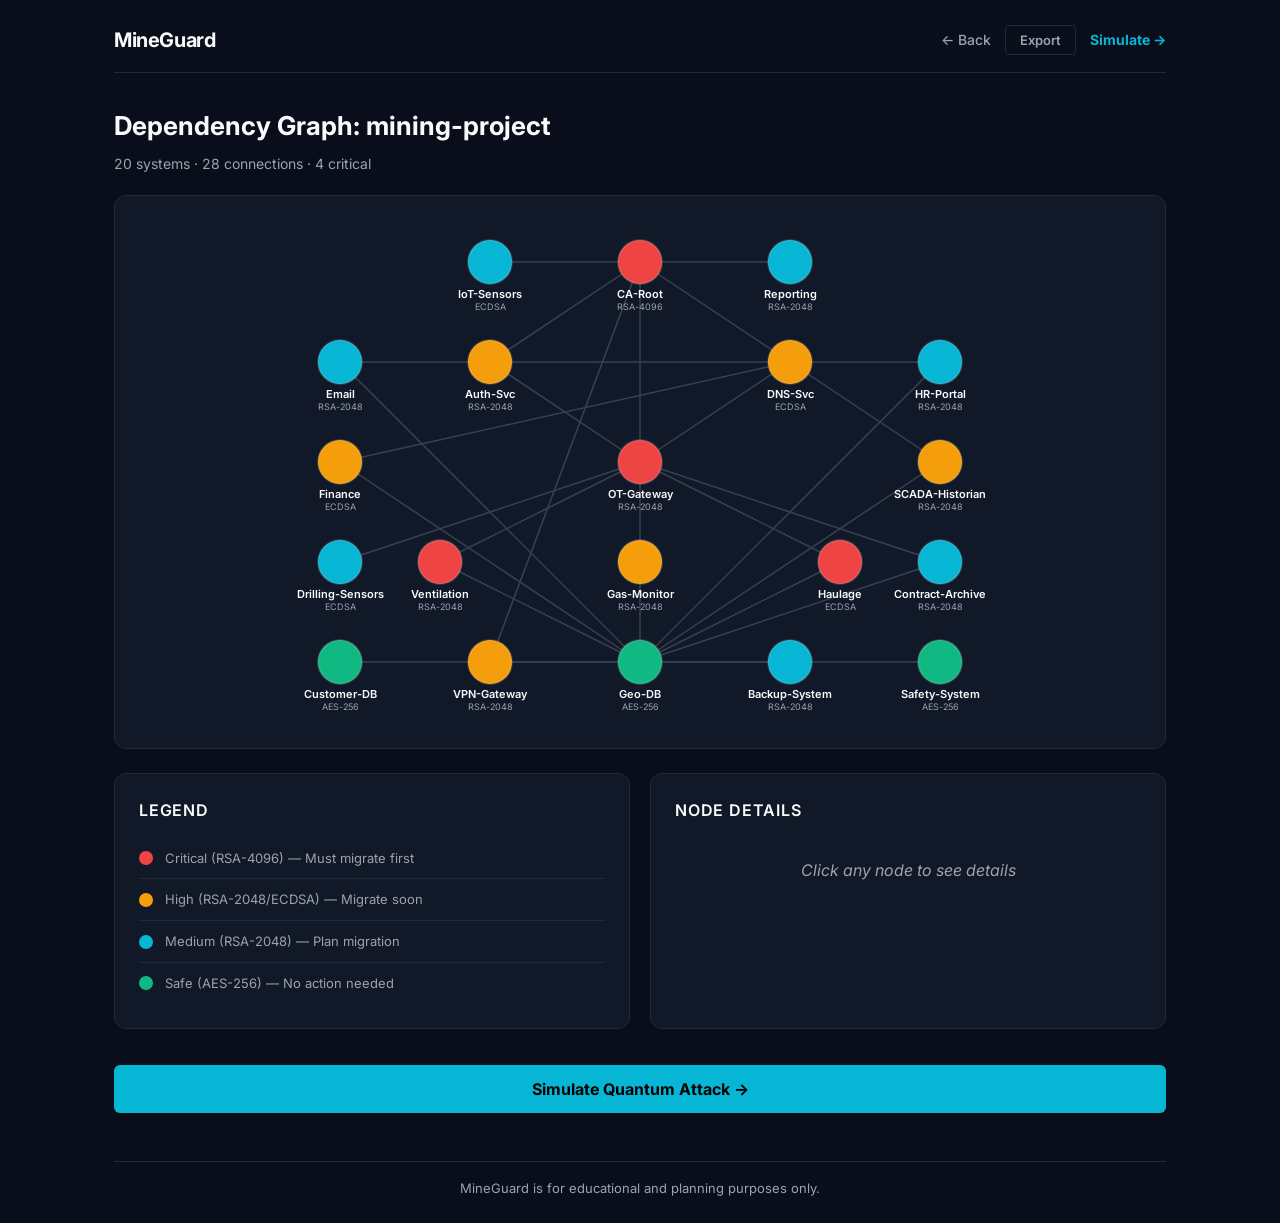
<file: page3.html>
<!DOCTYPE html>
<html lang="en">
<head>
  <meta charset="UTF-8">
  <meta name="viewport" content="width=device-width, initial-scale=1.0">
  <title>MineGuard — Dependency Graph</title>
  <link href="https://fonts.googleapis.com/css2?family=Inter:wght@400;500;600;700&display=swap" rel="stylesheet">
  <style>
    :root {
      --bg: #0a0e1a;
      --card: #111827;
      --border: #1f2937;
      --text: #f9fafb;
      --gray: #9ca3af;
      --text-muted: #9ca3af;
      --accent: #06b6d4;
      --accent-hover: #22d3ee;
      --critical: #ef4444;
      --high: #f59e0b;
      --medium: #06b6d4;
      --safe: #10b981;
    }

    * { box-sizing: border-box; margin: 0; padding: 0; }

    body {
      background: var(--bg);
      color: var(--text);
      font-family: 'Inter', -apple-system, BlinkMacSystemFont, "Segoe UI", Roboto, sans-serif;
      max-width: 1100px;
      margin: 0 auto;
      padding: 24px;
      line-height: 1.6;
    }

    header {
      display: flex;
      justify-content: space-between;
      align-items: center;
      border-bottom: 1px solid var(--border);
      padding-bottom: 16px;
      margin-bottom: 24px;
    }

    .header-left {
      display: flex;
      align-items: center;
      gap: 16px;
    }

    .logo {
      font-size: 20px;
      font-weight: 700;
      color: var(--text);
      letter-spacing: -0.02em;
    }

    #modeToggle {
      display: inline-flex;
      background: var(--bg);
      border: 1px solid var(--border);
      border-radius: 6px;
      overflow: hidden;
    }

    .mode-btn {
      background: transparent;
      color: var(--gray);
      border: none;
      padding: 6px 14px;
      font-size: 12px;
      font-weight: 700;
      cursor: pointer;
      border-radius: 0;
      box-shadow: none;
      transition: all 150ms ease;
    }

    .mode-btn:hover {
      transform: none;
      box-shadow: none;
      color: var(--text);
    }

    .mode-btn.active {
      background: var(--accent);
      color: var(--bg);
    }

    header nav {
      display: flex;
      align-items: center;
      gap: 14px;
    }

    header nav a {
      color: var(--gray);
      text-decoration: none;
      font-size: 14px;
      font-weight: 500;
      transition: color 150ms ease;
    }

    header nav a:hover {
      color: var(--accent);
    }

    header nav a[href="page4.html"] {
      color: var(--accent);
      font-weight: 700;
    }

    button {
      background: var(--accent);
      color: var(--bg);
      border: none;
      padding: 12px 24px;
      border-radius: 8px;
      font-weight: 600;
      cursor: pointer;
      font-size: 14px;
      font-family: inherit;
      transition: all 200ms ease;
    }

    button:hover {
      transform: scale(1.02);
      box-shadow: 0 0 20px rgba(6,182,212,0.3);
    }

    button.btn-secondary {
      background: transparent;
      color: var(--gray);
      border: 1px solid var(--border);
      padding: 6px 14px;
      border-radius: 4px;
      font-size: 13px;
      box-shadow: none;
    }

    button.btn-secondary:hover {
      border-color: var(--accent);
      color: var(--text);
      transform: none;
      box-shadow: none;
    }

    button.btn-primary {
      background: var(--accent);
      color: #000;
      font-weight: 700;
      font-size: 16px;
      padding: 14px 28px;
      border-radius: 6px;
      width: 100%;
      display: block;
    }

    button.btn-primary:hover {
      background: var(--accent-hover);
    }

    .card {
      background: var(--card);
      border: 1px solid var(--border);
      border-radius: 12px;
      padding: 24px;
      margin-top: 24px;
    }

    .scan-info {
      padding: 8px 0 20px 0;
    }

    .scan-info h1 {
      font-size: 26px;
      font-weight: 700;
      margin-bottom: 6px;
      color: var(--text);
    }

    .subtitle {
      color: var(--gray);
      font-size: 14px;
    }

    .graph-card {
      padding: 16px;
      overflow: hidden;
      margin-top: 0;
    }

    #graphSvg {
      width: 100%;
      height: 520px;
      display: block;
      user-select: none;
    }

    /* Nodes */
    .graph-node {
      cursor: pointer;
    }

    .node-circle {
      cursor: pointer;
      transition: r 200ms ease, filter 200ms ease;
      stroke-width: 2;
      stroke: rgba(255,255,255,0.15);
    }

    .node-circle:hover {
      filter: drop-shadow(0 0 12px currentColor);
      stroke-width: 3;
      stroke: rgba(255,255,255,0.6);
    }

    .node-circle.selected {
      stroke: #fff;
      stroke-width: 3;
      filter: drop-shadow(0 0 16px currentColor);
    }

    .node-label {
      font-size: 11px;
      fill: var(--text);
      text-anchor: middle;
      pointer-events: none;
      font-weight: 600;
    }

    .node-algo {
      font-size: 9px;
      fill: var(--gray);
      text-anchor: middle;
      pointer-events: none;
    }

    /* Edges */
    .edge {
      stroke: #374151;
      stroke-width: 1.5;
      fill: none;
      transition: stroke 300ms, stroke-width 300ms;
    }

    .edge.highlight {
      stroke: var(--accent);
      stroke-width: 2.5;
    }

    /* Legend & Details Side by Side */
    .legend-details {
      display: grid;
      grid-template-columns: 1fr 1fr;
      gap: 20px;
      margin-top: 24px;
    }

    .legend-card, .details-card {
      margin-top: 0;
    }

    .legend-card h3, .details-card h3 {
      font-size: 16px;
      font-weight: 600;
      margin-bottom: 14px;
      color: var(--text);
      text-transform: uppercase;
      letter-spacing: 0.05em;
    }

    .legend-row {
      display: flex;
      align-items: center;
      gap: 12px;
      padding: 10px 0;
      border-bottom: 1px solid var(--border);
      font-size: 13px;
      color: var(--gray);
    }

    .legend-row:last-child {
      border-bottom: none;
    }

    .legend-dot {
      width: 14px;
      height: 14px;
      border-radius: 50%;
      flex-shrink: 0;
    }

    .details-empty {
      color: var(--gray);
      font-style: italic;
      padding: 20px 0;
      text-align: center;
    }

    .details-content div {
      padding: 8px 0;
      border-bottom: 1px solid var(--border);
      font-size: 13px;
    }

    .details-content div:last-child {
      border-bottom: none;
    }

    .details-content strong {
      color: var(--text);
    }

    .details-label {
      color: var(--gray);
      display: inline-block;
      width: 140px;
    }

    .details-critical { color: var(--critical); font-weight: 600; }
    .details-high { color: var(--high); font-weight: 600; }
    .details-medium { color: var(--medium); font-weight: 600; }
    .details-safe { color: var(--safe); font-weight: 600; }

    /* CTA */
    .cta-container {
      text-align: center;
      margin: 36px 0;
    }

    /* Hover tooltip */
    .tooltip {
      position: absolute;
      background: var(--card);
      border: 1px solid var(--border);
      color: var(--text);
      padding: 8px 12px;
      border-radius: 6px;
      font-size: 12px;
      pointer-events: none;
      opacity: 0;
      transition: opacity 150ms ease;
      z-index: 1000;
      white-space: nowrap;
      box-shadow: 0 8px 24px rgba(0,0,0,0.5);
    }

    .tooltip.show {
      opacity: 1;
    }

    @media (max-width: 768px) {
      .legend-details { grid-template-columns: 1fr; }
      #graphSvg { height: 400px; }
    }
  </style>
</head>
<body>
  <header>
    <div class="header-left">
      <div class="logo">MineGuard</div>
      
    </div>
    <nav>
      <a href="page2.html">← Back</a>
      <button id="exportButton" class="btn-secondary" type="button">Export</button>
      <a href="page4.html">Simulate →</a>
    </nav>
  </header>

  <main id="app">
    <!-- TITLE -->
    <section class="scan-info">
      <h1 id="pageTitle">Dependency Graph: mining-project</h1>
      <p class="subtitle" id="graphInfo">20 systems · 28 connections · 4 critical</p>
    </section>

    <!-- GRAPH -->
    <section class="card graph-card">
      <svg id="graphSvg" viewBox="0 0 800 520" preserveAspectRatio="xMidYMid meet"></svg>
    </section>

    <!-- LEGEND + DETAILS SIDE BY SIDE -->
    <section class="legend-details">
      <div class="card legend-card">
        <h3>Legend</h3>
        <div id="legendItems"></div>
      </div>

      <div class="card details-card">
        <h3>Node Details</h3>
        <div id="detailsText" class="details-empty">
          Click any node to see details
        </div>
      </div>
    </section>

    <!-- CTA -->
    <div class="cta-container">
      <button id="simulateButton" class="btn-primary" type="button">
        Simulate Quantum Attack →
      </button>
    </div>
  </main>

  <footer style="margin-top: 48px; padding-top: 16px; border-top: 1px solid var(--border); text-align: center; color: var(--gray); font-size: 13px;">
    MineGuard is for educational and planning purposes only.
  </footer>

  <script src="engine.js"></script>
  <script src="engine-real.js"></script>
  <script>
    let graphNodes = [];
    let graphEdges = [];

    function isLocalStorageAvailable() {
      try {
        const k = "__test__";
        window.localStorage.setItem(k, k);
        window.localStorage.removeItem(k);
        return true;
      } catch (e) {
        return false;
      }
    }

    function getDefaultGraph() {
      const nodes = [
        { id: "ca-root", label: "CA-Root", algorithm: "RSA-4096", criticality: "CRITICAL", x: 400, y: 50 },
        { id: "auth-svc", label: "Auth-Svc", algorithm: "RSA-2048", criticality: "HIGH", x: 250, y: 150 },
        { id: "dns-svc", label: "DNS-Svc", algorithm: "ECDSA", criticality: "HIGH", x: 550, y: 150 },
        { id: "ot-gateway", label: "OT-Gateway", algorithm: "RSA-2048", criticality: "CRITICAL", x: 400, y: 250 },
        { id: "ventilation", label: "Ventilation", algorithm: "RSA-2048", criticality: "CRITICAL", x: 200, y: 350 },
        { id: "gas-monitor", label: "Gas-Monitor", algorithm: "RSA-2048", criticality: "HIGH", x: 400, y: 350 },
        { id: "haulage", label: "Haulage", algorithm: "ECDSA", criticality: "CRITICAL", x: 600, y: 350 },
        { id: "geo-db", label: "Geo-DB", algorithm: "AES-256", criticality: "SAFE", x: 400, y: 450 },
        { id: "email", label: "Email", algorithm: "RSA-2048", criticality: "MEDIUM", x: 100, y: 150 },
        { id: "hr-portal", label: "HR-Portal", algorithm: "RSA-2048", criticality: "MEDIUM", x: 700, y: 150 },
        { id: "finance", label: "Finance", algorithm: "ECDSA", criticality: "HIGH", x: 100, y: 250 },
        { id: "scada-historian", label: "SCADA-Historian", algorithm: "RSA-2048", criticality: "HIGH", x: 700, y: 250 },
        { id: "drilling-sensors", label: "Drilling-Sensors", algorithm: "ECDSA", criticality: "MEDIUM", x: 100, y: 350 },
        { id: "contract-archive", label: "Contract-Archive", algorithm: "RSA-2048", criticality: "MEDIUM", x: 700, y: 350 },
        { id: "vpn-gateway", label: "VPN-Gateway", algorithm: "RSA-2048", criticality: "HIGH", x: 250, y: 450 },
        { id: "backup-system", label: "Backup-System", algorithm: "RSA-2048", criticality: "MEDIUM", x: 550, y: 450 },
        { id: "customer-db", label: "Customer-DB", algorithm: "AES-256", criticality: "SAFE", x: 100, y: 450 },
        { id: "safety-system", label: "Safety-System", algorithm: "AES-256", criticality: "SAFE", x: 700, y: 450 },
        { id: "iot-sensors", label: "IoT-Sensors", algorithm: "ECDSA", criticality: "MEDIUM", x: 250, y: 50 },
        { id: "reporting", label: "Reporting", algorithm: "RSA-2048", criticality: "MEDIUM", x: 550, y: 50 }
      ];

      const edges = [
        { from: "ca-root", to: "auth-svc" },
        { from: "ca-root", to: "dns-svc" },
        { from: "ca-root", to: "ot-gateway" },
        { from: "ca-root", to: "vpn-gateway" },
        { from: "auth-svc", to: "ot-gateway" },
        { from: "auth-svc", to: "email" },
        { from: "auth-svc", to: "hr-portal" },
        { from: "dns-svc", to: "ot-gateway" },
        { from: "dns-svc", to: "finance" },
        { from: "dns-svc", to: "scada-historian" },
        { from: "ot-gateway", to: "ventilation" },
        { from: "ot-gateway", to: "gas-monitor" },
        { from: "ot-gateway", to: "haulage" },
        { from: "ot-gateway", to: "drilling-sensors" },
        { from: "ot-gateway", to: "contract-archive" },
        { from: "ventilation", to: "geo-db" },
        { from: "gas-monitor", to: "geo-db" },
        { from: "haulage", to: "geo-db" },
        { from: "vpn-gateway", to: "backup-system" },
        { from: "backup-system", to: "customer-db" },
        { from: "backup-system", to: "safety-system" },
        { from: "iot-sensors", to: "ca-root" },
        { from: "reporting", to: "ca-root" },
        { from: "email", to: "geo-db" },
        { from: "hr-portal", to: "geo-db" },
        { from: "finance", to: "geo-db" },
        { from: "scada-historian", to: "geo-db" },
        { from: "contract-archive", to: "geo-db" }
      ];

      return { nodes, edges };
    }

    function init() {
      console.log("Page 3 loaded");

      // Mode toggle initialization
      const currentMode = (isLocalStorageAvailable() && localStorage.getItem("mg_mode")) || "real";
      if (typeof setMode === "function") setMode(currentMode);
      document.querySelectorAll(".mode-btn").forEach(btn => {
        btn.classList.toggle("active", btn.getAttribute("data-mode") === currentMode);
        btn.addEventListener("click", () => {
          const m = btn.getAttribute("data-mode");
          if (isLocalStorageAvailable()) localStorage.setItem("mg_mode", m);
          if (typeof setMode === "function") setMode(m);
          document.querySelectorAll(".mode-btn").forEach(b => {
            b.classList.toggle("active", b.getAttribute("data-mode") === m);
          });
        });
      });

      const scanPath = (isLocalStorageAvailable() && (localStorage.getItem("mg_scanPath") || localStorage.getItem("scanPath"))) || "/path/to/mining-project";
      const projectName = scanPath.split("/").pop() || "mining-project";
      const pageTitleEl = document.getElementById("pageTitle");
      if (pageTitleEl) {
        pageTitleEl.textContent = "Dependency Graph: " + projectName;
      }

      // Load or build graph
      let storedNodes = null;
      let storedEdges = null;

      if (isLocalStorageAvailable()) {
        const rawN = localStorage.getItem("graphNodes") || localStorage.getItem("mg_graphNodes");
        if (rawN) {
          try {
            const parsedN = JSON.parse(rawN);
            if (Array.isArray(parsedN) && parsedN.length > 0) storedNodes = parsedN;
          } catch (e) {
            console.log("Invalid graph nodes JSON");
          }
        }

        const rawE = localStorage.getItem("graphEdges") || localStorage.getItem("mg_graphEdges");
        if (rawE) {
          try {
            const parsedE = JSON.parse(rawE);
            if (Array.isArray(parsedE) && parsedE.length > 0) storedEdges = parsedE;
          } catch (e) {
            console.log("Invalid graph edges JSON");
          }
        }
      }

      if (storedNodes && storedEdges) {
        graphNodes = storedNodes;
        graphEdges = storedEdges;
      } else {
        const generated = (typeof buildMiningGraph === "function") ? buildMiningGraph() : getDefaultGraph();
        graphNodes = generated.nodes || getDefaultGraph().nodes;
        graphEdges = generated.edges || getDefaultGraph().edges;
      }

      const criticalCount = graphNodes.filter(n => n.criticality === "CRITICAL").length;
      const graphInfo = document.getElementById("graphInfo");
      if (graphInfo) {
        graphInfo.textContent = `${graphNodes.length} systems · ${graphEdges.length} connections · ${criticalCount} critical`;
      }

      // Save graphNodes & graphEdges to localStorage immediately on page load
      if (isLocalStorageAvailable()) {
        try {
          localStorage.setItem("graphNodes", JSON.stringify(graphNodes));
          localStorage.setItem("graphEdges", JSON.stringify(graphEdges));
          localStorage.setItem("mg_graphNodes", JSON.stringify(graphNodes));
          localStorage.setItem("mg_graphEdges", JSON.stringify(graphEdges));
          localStorage.setItem("criticalCount", String(criticalCount));
          localStorage.setItem("mg_criticalCount", String(criticalCount));
        } catch (e) {
          console.warn("localStorage save error:", e);
        }
      }

      renderGraph();
      renderLegend();
      attachListeners();

      console.log(`Graph rendered: ${graphNodes.length} nodes, ${graphEdges.length} edges`);
    }

    function renderGraph() {
      const svg = document.getElementById("graphSvg");
      if (!svg) return;
      svg.innerHTML = "";

      const nodeMap = {};
      graphNodes.forEach(n => { nodeMap[n.id] = n; });

      // EDGES FIRST (behind nodes)
      const edgesGroup = document.createElementNS("http://www.w3.org/2000/svg", "g");
      edgesGroup.setAttribute("class", "edges-layer");

      graphEdges.forEach(edge => {
        const from = nodeMap[edge.from];
        const to = nodeMap[edge.to];
        if (!from || !to) return;

        const line = document.createElementNS("http://www.w3.org/2000/svg", "line");
        line.setAttribute("x1", from.x);
        line.setAttribute("y1", from.y);
        line.setAttribute("x2", to.x);
        line.setAttribute("y2", to.y);
        line.setAttribute("stroke", "#374151");
        line.setAttribute("stroke-width", "1.5");
        line.setAttribute("class", "edge");
        line.setAttribute("data-from", edge.from);
        line.setAttribute("data-to", edge.to);
        edgesGroup.appendChild(line);
      });
      svg.appendChild(edgesGroup);

      // NODES
      const nodesGroup = document.createElementNS("http://www.w3.org/2000/svg", "g");
      nodesGroup.setAttribute("class", "nodes-layer");

      graphNodes.forEach(node => {
        const group = document.createElementNS("http://www.w3.org/2000/svg", "g");
        group.setAttribute("id", "node-" + node.id);
        group.setAttribute("data-node-id", node.id);
        group.setAttribute("class", "graph-node");

        const color = getNodeColor(node.criticality);

        const circle = document.createElementNS("http://www.w3.org/2000/svg", "circle");
        circle.setAttribute("cx", node.x);
        circle.setAttribute("cy", node.y);
        circle.setAttribute("r", 22);
        circle.setAttribute("fill", color);
        circle.setAttribute("stroke", "#1f2937");
        circle.setAttribute("stroke-width", "2");
        circle.setAttribute("class", "node-circle");
        circle.style.color = color;
        group.appendChild(circle);

        const label = document.createElementNS("http://www.w3.org/2000/svg", "text");
        label.setAttribute("x", node.x);
        label.setAttribute("y", node.y + 36);
        label.setAttribute("class", "node-label");
        label.textContent = node.label;
        group.appendChild(label);

        const algo = document.createElementNS("http://www.w3.org/2000/svg", "text");
        algo.setAttribute("x", node.x);
        algo.setAttribute("y", node.y + 48);
        algo.setAttribute("class", "node-algo");
        algo.textContent = node.algorithm;
        group.appendChild(algo);

        const title = document.createElementNS("http://www.w3.org/2000/svg", "title");
        title.textContent = `${node.label} (${node.algorithm}) — ${node.criticality}`;
        group.appendChild(title);

        // Click handlers (both group and circle)
        group.addEventListener("click", () => showNodeDetails(node.id));
        circle.addEventListener("click", (e) => {
          e.stopPropagation();
          showNodeDetails(node.id);
        });

        // Hover handlers
        group.addEventListener("mouseenter", (e) => showTooltip(e, node));
        group.addEventListener("mouseleave", hideTooltip);

        nodesGroup.appendChild(group);
      });
      svg.appendChild(nodesGroup);
    }

    function getNodeColor(criticality) {
      switch (criticality) {
        case "CRITICAL": return "#ef4444";
        case "HIGH": return "#f59e0b";
        case "MEDIUM": return "#06b6d4";
        case "SAFE": return "#10b981";
        default: return "#06b6d4";
      }
    }

    function getCriticalityClass(criticality) {
      return "details-" + (criticality ? criticality.toLowerCase() : "medium");
    }

    function renderLegend() {
      const legend = [
        { color: "#ef4444", label: "Critical (RSA-4096) — Must migrate first" },
        { color: "#f59e0b", label: "High (RSA-2048/ECDSA) — Migrate soon" },
        { color: "#06b6d4", label: "Medium (RSA-2048) — Plan migration" },
        { color: "#10b981", label: "Safe (AES-256) — No action needed" }
      ];

      const container = document.getElementById("legendItems");
      if (!container) return;

      container.innerHTML = legend.map(l => `
        <div class="legend-row">
          <span class="legend-dot" style="background:${l.color};"></span>
          <span>${l.label}</span>
        </div>
      `).join("");
    }

    function showNodeDetails(nodeId) {
      const node = graphNodes.find(n => n.id === nodeId);
      if (!node) return;

      console.log("Node clicked:", nodeId);

      // Highlight selected
      document.querySelectorAll(".node-circle").forEach(c => c.classList.remove("selected"));
      const selectedG = document.getElementById("node-" + nodeId);
      if (selectedG) {
        const c = selectedG.querySelector("circle");
        if (c) c.classList.add("selected");
      }

      // Highlight connected edges
      document.querySelectorAll(".edge").forEach(e => e.classList.remove("highlight"));
      document.querySelectorAll(`.edge[data-from="${nodeId}"], .edge[data-to="${nodeId}"]`)
        .forEach(e => e.classList.add("highlight"));

      const dependencies = graphEdges.filter(e => e.from === nodeId).length;
      const dependents = graphEdges.filter(e => e.to === nodeId).length;

      let impact, impactClass;
      if (dependents > 5) { impact = "HIGH"; impactClass = "details-critical"; }
      else if (dependents > 2) { impact = "MEDIUM"; impactClass = "details-high"; }
      else { impact = "LOW"; impactClass = "details-safe"; }

      const details = document.getElementById("detailsText");
      if (details) {
        details.className = "details-content";
        details.innerHTML = `
          <div><span class="details-label">Selected:</span> <strong>${node.label}</strong></div>
          <div><span class="details-label">Algorithm:</span> ${node.algorithm}</div>
          <div><span class="details-label">Criticality:</span> 
            <span class="${getCriticalityClass(node.criticality)}">${node.criticality}</span>
          </div>
          <div><span class="details-label">Dependencies:</span> ${dependencies}</div>
          <div><span class="details-label">Dependents:</span> ${dependents}</div>
          <div><span class="details-label">Cascade Impact:</span> 
            <span class="${impactClass}">${impact}</span>
          </div>
        `;
      }
    }

    function showTooltip(e, node) {
      let tooltip = document.getElementById("graph-tooltip");
      if (!tooltip) {
        tooltip = document.createElement("div");
        tooltip.id = "graph-tooltip";
        tooltip.className = "tooltip";
        document.body.appendChild(tooltip);
      }
      tooltip.textContent = `${node.label} · ${node.algorithm} (${node.criticality})`;
      tooltip.style.left = (e.pageX + 12) + "px";
      tooltip.style.top = (e.pageY - 30) + "px";
      tooltip.classList.add("show");
    }

    function hideTooltip() {
      const tooltip = document.getElementById("graph-tooltip");
      if (tooltip) tooltip.classList.remove("show");
    }

    function navigateToPage4() {
      if (isLocalStorageAvailable()) {
        try {
          localStorage.setItem("graphNodes", JSON.stringify(graphNodes));
          localStorage.setItem("graphEdges", JSON.stringify(graphEdges));
          localStorage.setItem("mg_graphNodes", JSON.stringify(graphNodes));
          localStorage.setItem("mg_graphEdges", JSON.stringify(graphEdges));
          const criticalCount = graphNodes.filter(n => n.criticality === "CRITICAL").length;
          localStorage.setItem("criticalCount", String(criticalCount));
          localStorage.setItem("mg_criticalCount", String(criticalCount));
        } catch (e) {
          console.warn("Storage save error:", e);
        }
      }
      console.log("Navigating to page4.html");
      window.location.href = "page4.html";
    }
    window.navigateToPage4 = navigateToPage4;

    function attachListeners() {
      const simBtn = document.getElementById("simulateButton");
      if (simBtn) {
        simBtn.addEventListener("click", navigateToPage4);
      }

      const exportBtn = document.getElementById("exportButton");
      if (exportBtn) {
        exportBtn.addEventListener("click", () => {
          console.log("Export clicked");
        });
      }
    }

    window.addEventListener("load", init);
  </script>
</body>
</html>
</file>
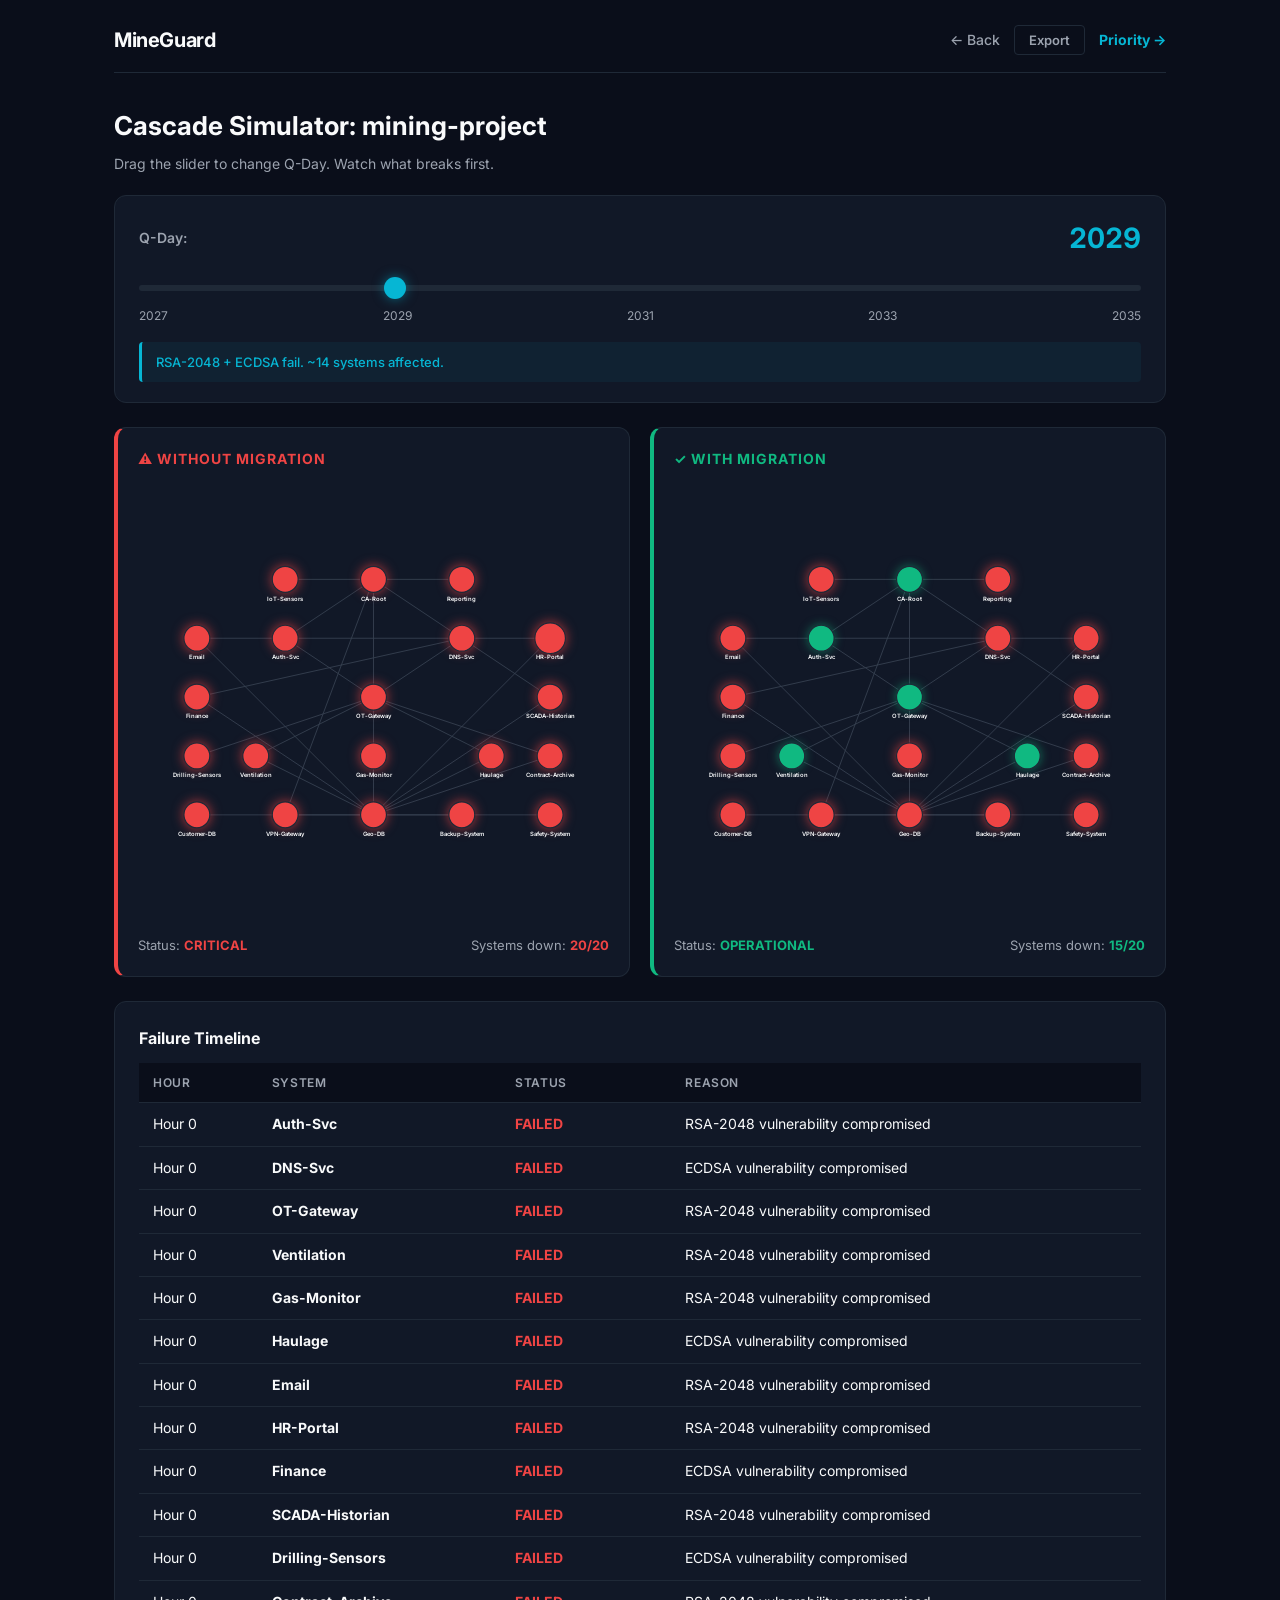
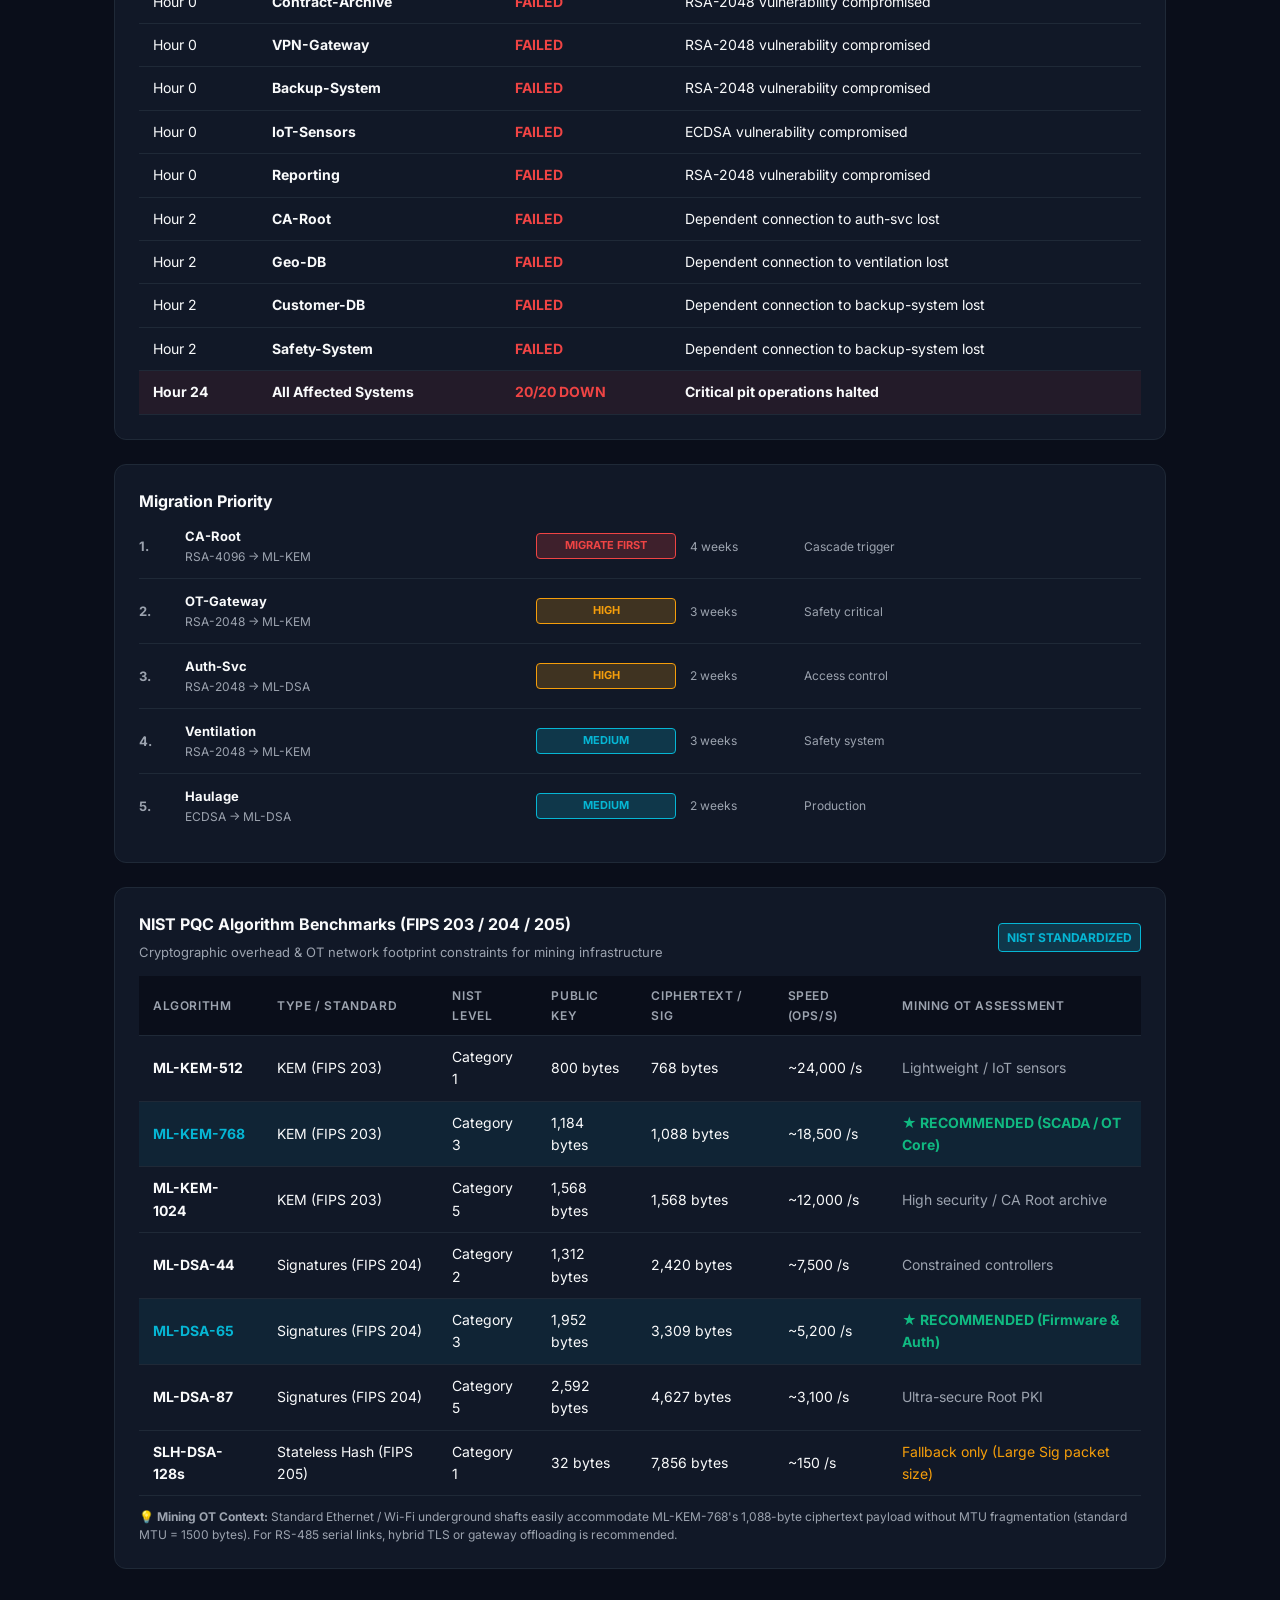
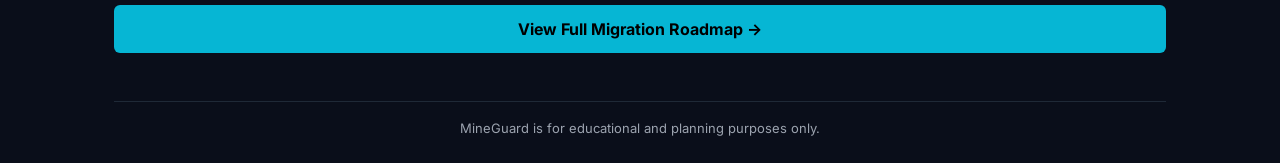
<file: page4.html>
<!DOCTYPE html>
<html lang="en">
<head>
  <meta charset="UTF-8">
  <meta name="viewport" content="width=device-width, initial-scale=1.0">
  <title>MineGuard — Cascade Simulator</title>
  <link href="https://fonts.googleapis.com/css2?family=Inter:wght@400;500;600;700&display=swap" rel="stylesheet">
  <style>
    :root {
      --bg: #0a0e1a;
      --card: #111827;
      --border: #1f2937;
      --text: #f9fafb;
      --gray: #9ca3af;
      --text-muted: #9ca3af;
      --accent: #06b6d4;
      --accent-hover: #22d3ee;
      --critical: #ef4444;
      --high: #f59e0b;
      --medium: #06b6d4;
      --safe: #10b981;
    }

    * { box-sizing: border-box; margin: 0; padding: 0; }

    body {
      background: var(--bg);
      color: var(--text);
      font-family: 'Inter', -apple-system, BlinkMacSystemFont, "Segoe UI", Roboto, sans-serif;
      max-width: 1100px;
      margin: 0 auto;
      padding: 24px;
      line-height: 1.6;
    }

    header {
      display: flex;
      justify-content: space-between;
      align-items: center;
      border-bottom: 1px solid var(--border);
      padding-bottom: 16px;
      margin-bottom: 24px;
    }

    .header-left {
      display: flex;
      align-items: center;
      gap: 16px;
    }

    .logo {
      font-size: 20px;
      font-weight: 700;
      color: var(--text);
      letter-spacing: -0.02em;
    }

    #modeToggle {
      display: inline-flex;
      background: var(--bg);
      border: 1px solid var(--border);
      border-radius: 6px;
      overflow: hidden;
    }

    .mode-btn {
      background: transparent;
      color: var(--gray);
      border: none;
      padding: 6px 14px;
      font-size: 12px;
      font-weight: 700;
      cursor: pointer;
      border-radius: 0;
      box-shadow: none;
      transition: all 150ms ease;
    }

    .mode-btn:hover {
      transform: none;
      box-shadow: none;
      color: var(--text);
    }

    .mode-btn.active {
      background: var(--accent);
      color: var(--bg);
    }

    header nav {
      display: flex;
      align-items: center;
      gap: 14px;
    }

    header nav a {
      color: var(--gray);
      text-decoration: none;
      font-size: 14px;
      font-weight: 500;
      transition: color 150ms ease;
    }

    header nav a:hover {
      color: var(--accent);
    }

    header nav a[href="page5.html"] {
      color: var(--accent);
      font-weight: 700;
    }

    button {
      background: var(--accent);
      color: var(--bg);
      border: none;
      padding: 12px 24px;
      border-radius: 8px;
      font-weight: 600;
      cursor: pointer;
      font-size: 14px;
      font-family: inherit;
      transition: all 200ms ease;
    }

    button:hover {
      transform: scale(1.02);
      box-shadow: 0 0 20px rgba(6,182,212,0.3);
    }

    button.btn-secondary {
      background: transparent;
      color: var(--gray);
      border: 1px solid var(--border);
      padding: 6px 14px;
      border-radius: 4px;
      font-size: 13px;
      box-shadow: none;
    }

    button.btn-secondary:hover {
      border-color: var(--accent);
      color: var(--text);
      transform: none;
      box-shadow: none;
    }

    button.btn-primary {
      background: var(--accent);
      color: #000;
      font-weight: 700;
      font-size: 16px;
      padding: 14px 28px;
      border-radius: 6px;
      width: 100%;
      display: block;
    }

    button.btn-primary:hover {
      background: var(--accent-hover);
    }

    .card {
      background: var(--card);
      border: 1px solid var(--border);
      border-radius: 12px;
      padding: 24px;
      margin-top: 24px;
    }

    .scan-info {
      padding: 8px 0 20px 0;
    }

    .scan-info h1 {
      font-size: 26px;
      font-weight: 700;
      margin-bottom: 6px;
      color: var(--text);
    }

    .subtitle {
      color: var(--gray);
      font-size: 14px;
    }

    /* Slider Card */
    .slider-card {
      padding: 20px 24px;
      margin-top: 0;
    }

    .slider-header {
      display: flex;
      justify-content: space-between;
      align-items: center;
      margin-bottom: 12px;
    }

    .slider-header label {
      color: var(--gray);
      font-size: 14px;
      font-weight: 600;
    }

    .qday-value {
      color: var(--accent);
      font-size: 28px;
      font-weight: 700;
      font-variant-numeric: tabular-nums;
    }

    input[type="range"] {
      width: 100%;
      height: 6px;
      -webkit-appearance: none;
      appearance: none;
      background: var(--border);
      border-radius: 3px;
      outline: none;
      accent-color: var(--accent);
    }

    input[type="range"]::-webkit-slider-thumb {
      -webkit-appearance: none;
      width: 22px;
      height: 22px;
      border-radius: 50%;
      background: var(--accent);
      cursor: pointer;
      box-shadow: 0 0 12px rgba(6,182,212,0.5);
      transition: transform 150ms;
    }

    input[type="range"]::-webkit-slider-thumb:hover {
      transform: scale(1.2);
    }

    input[type="range"]::-moz-range-thumb {
      width: 22px;
      height: 22px;
      border-radius: 50%;
      background: var(--accent);
      cursor: pointer;
      border: none;
    }

    .slider-labels {
      display: flex;
      justify-content: space-between;
      color: var(--gray);
      font-size: 12px;
      margin-top: 8px;
    }

    .stage-desc {
      margin-top: 16px;
      padding: 10px 14px;
      background: rgba(6,182,212,0.06);
      border-left: 3px solid var(--accent);
      border-radius: 4px;
      font-size: 13px;
      color: var(--accent);
      font-weight: 500;
    }

    /* Split Screen */
    .split-screen {
      display: grid;
      grid-template-columns: 1fr 1fr;
      gap: 20px;
      margin-top: 24px;
    }

    .panel-left, .panel-right {
      margin-top: 0;
      padding: 20px;
    }

    .panel-left {
      border-left: 4px solid var(--critical);
    }

    .panel-right {
      border-left: 4px solid var(--safe);
    }

    .panel-title {
      font-size: 14px;
      letter-spacing: 1px;
      margin-bottom: 12px;
      font-weight: 700;
    }

    .critical-title { color: var(--critical); }
    .safe-title { color: var(--safe); }

    .panel-status {
      margin-top: 12px;
      font-size: 13px;
      display: flex;
      justify-content: space-between;
      color: var(--gray);
    }

    .status-critical { color: var(--critical); font-weight: 700; }
    .status-safe { color: var(--safe); font-weight: 700; }

    /* SVG nodes & edges */
    #graphLeft, #graphRight {
      width: 100%;
      height: 440px;
      display: block;
      user-select: none;
    }

    .cascade-node {
      cursor: pointer;
      stroke-width: 2;
      stroke: #1f2937;
      transition: fill 250ms ease, r 250ms ease, filter 250ms ease;
    }

    .cascade-node.failed {
      filter: drop-shadow(0 0 10px rgba(239,68,68,0.7));
    }

    .cascade-node.safe {
      filter: drop-shadow(0 0 8px rgba(16,185,129,0.5));
    }

    .cascade-label {
      font-size: 10px;
      fill: var(--text);
      text-anchor: middle;
      pointer-events: none;
      font-weight: 600;
    }

    /* Timeline */
    table {
      width: 100%;
      border-collapse: collapse;
      font-size: 14px;
      margin-top: 12px;
    }

    th, td {
      padding: 10px 14px;
      text-align: left;
      border-bottom: 1px solid var(--border);
    }

    th {
      background: var(--bg);
      color: var(--gray);
      font-weight: 600;
      font-size: 12px;
      text-transform: uppercase;
      letter-spacing: 0.05em;
    }

    #timelineBody tr {
      transition: background 150ms;
    }

    #timelineBody tr:hover {
      background: rgba(6,182,212,0.04);
    }

    .status-FAILED, .status-DOWN, .status-INACCESSIBLE, .timeline-failed {
      color: var(--critical);
      font-weight: 700;
    }

    .status-DEGRADED, .timeline-degraded {
      color: var(--high);
      font-weight: 700;
    }

    .timeline-final {
      background: rgba(239,68,68,0.08);
      font-weight: 700;
    }

    /* Priority */
    .priority-row {
      display: grid;
      grid-template-columns: 32px 1fr 140px 100px 1fr;
      align-items: center;
      gap: 14px;
      padding: 12px 0;
      border-bottom: 1px solid var(--border);
      font-size: 13px;
    }

    .priority-row:last-child {
      border-bottom: none;
    }

    .priority-rank {
      color: var(--gray);
      font-weight: 700;
    }

    .priority-name {
      font-weight: 700;
      color: var(--text);
    }

    .priority-badge {
      font-size: 11px;
      padding: 3px 8px;
      border-radius: 4px;
      font-weight: 700;
      text-align: center;
    }

    .badge-migrate-first, .badge-MIGRATE-FIRST {
      background: rgba(239, 68, 68, 0.2);
      color: var(--critical);
      border: 1px solid var(--critical);
    }

    .badge-high, .badge-HIGH {
      background: rgba(245, 158, 11, 0.2);
      color: var(--high);
      border: 1px solid var(--high);
    }

    .badge-medium, .badge-MEDIUM {
      background: rgba(6, 182, 212, 0.2);
      color: var(--medium);
      border: 1px solid var(--medium);
    }

    .priority-effort {
      color: var(--gray);
      font-size: 12px;
    }

    .priority-reason, .priority-note {
      color: var(--gray);
      font-size: 12px;
    }

    /* CTA */
    .cta-container {
      text-align: center;
      margin: 36px 0;
    }

    @media (max-width: 768px) {
      .split-screen { grid-template-columns: 1fr; }
      .priority-row { grid-template-columns: 30px 1fr; }
      #graphLeft, #graphRight { height: 350px; }
    }
  </style>
</head>
<body>
  <header>
    <div class="header-left">
      <div class="logo">MineGuard</div>
      
    </div>
    <nav>
      <a href="page3.html">← Back</a>
      <button id="exportButton" class="btn-secondary" type="button">Export</button>
      <a href="page5.html">Priority →</a>
    </nav>
  </header>

  <main id="app">
    <!-- TITLE -->
    <section class="scan-info">
      <h1 id="pageTitle">Cascade Simulator: mining-project</h1>
      <p class="subtitle">Drag the slider to change Q-Day. Watch what breaks first.</p>
    </section>

    <!-- Q-DAY SLIDER -->
    <section class="card slider-card" id="sliderContainer">
      <div class="slider-header">
        <label>Q-Day:</label>
        <span id="qDayValue" class="qday-value">2029</span>
      </div>
      <input type="range" id="qDaySlider" min="2027" max="2035" value="2029" step="1">
      <div class="slider-labels">
        <span>2027</span><span>2029</span><span>2031</span><span>2033</span><span>2035</span>
      </div>
      <div id="stageDescription" class="stage-desc">
        RSA-2048 + ECDSA fail. 14 systems affected.
      </div>
    </section>

    <!-- SPLIT SCREEN -->
    <section class="split-screen" id="splitScreen">
      <div class="card panel-left" id="leftPanel">
        <h3 class="panel-title critical-title">⚠ WITHOUT MIGRATION</h3>
        <svg id="graphLeft" viewBox="0 0 800 520" preserveAspectRatio="xMidYMid meet"></svg>
        <div class="panel-status">
          <div>Status: <span id="leftStatus" class="status-critical">CRITICAL</span></div>
          <div>Systems down: <span id="leftDown" class="status-critical">18/20</span></div>
        </div>
      </div>

      <div class="card panel-right" id="rightPanel">
        <h3 class="panel-title safe-title">✓ WITH MIGRATION</h3>
        <svg id="graphRight" viewBox="0 0 800 520" preserveAspectRatio="xMidYMid meet"></svg>
        <div class="panel-status">
          <div>Status: <span id="rightStatus" class="status-safe">OPERATIONAL</span></div>
          <div>Systems down: <span id="rightDown" class="status-safe">2/20</span></div>
        </div>
      </div>
    </section>

    <!-- FAILURE TIMELINE -->
    <section class="card" id="timelineContainer">
      <h3 style="font-size:16px; font-weight:700; color:var(--text);">Failure Timeline</h3>
      <table id="timelineTable">
        <thead>
          <tr>
            <th>Hour</th>
            <th>System</th>
            <th>Status</th>
            <th>Reason</th>
          </tr>
        </thead>
        <tbody id="timelineBody"></tbody>
      </table>
    </section>

    <!-- MIGRATION PRIORITY -->
    <section class="card" id="priorityContainer">
      <h3 style="font-size:16px; font-weight:700; color:var(--text);">Migration Priority</h3>
      <div id="priorityList"></div>
    </section>

    <!-- NIST PQC BENCHMARKS -->
    <section class="card" id="pqcComparisonContainer">
      <div style="display:flex; justify-content:space-between; align-items:center; margin-bottom:14px;">
        <div>
          <h3 style="font-size:16px; font-weight:700; color:var(--text); margin-bottom:4px;">NIST PQC Algorithm Benchmarks (FIPS 203 / 204 / 205)</h3>
          <p style="color:var(--gray); font-size:13px;">Cryptographic overhead & OT network footprint constraints for mining infrastructure</p>
        </div>
        <span class="priority-badge badge-medium" style="padding:4px 8px; border-radius:4px; font-size:12px; font-weight:700;">NIST STANDARDIZED</span>
      </div>
      <table>
        <thead>
          <tr>
            <th>Algorithm</th>
            <th>Type / Standard</th>
            <th>NIST Level</th>
            <th>Public Key</th>
            <th>Ciphertext / Sig</th>
            <th>Speed (Ops/s)</th>
            <th>Mining OT Assessment</th>
          </tr>
        </thead>
        <tbody>
          <tr>
            <td><strong>ML-KEM-512</strong></td>
            <td>KEM (FIPS 203)</td>
            <td>Category 1</td>
            <td>800 bytes</td>
            <td>768 bytes</td>
            <td>~24,000 /s</td>
            <td><span style="color:var(--gray);">Lightweight / IoT sensors</span></td>
          </tr>
          <tr style="background: rgba(6, 182, 212, 0.08);">
            <td><strong style="color:var(--accent);">ML-KEM-768</strong></td>
            <td>KEM (FIPS 203)</td>
            <td>Category 3</td>
            <td>1,184 bytes</td>
            <td>1,088 bytes</td>
            <td>~18,500 /s</td>
            <td><span style="color:var(--safe); font-weight:700;">★ RECOMMENDED (SCADA / OT Core)</span></td>
          </tr>
          <tr>
            <td><strong>ML-KEM-1024</strong></td>
            <td>KEM (FIPS 203)</td>
            <td>Category 5</td>
            <td>1,568 bytes</td>
            <td>1,568 bytes</td>
            <td>~12,000 /s</td>
            <td><span style="color:var(--gray);">High security / CA Root archive</span></td>
          </tr>
          <tr>
            <td><strong>ML-DSA-44</strong></td>
            <td>Signatures (FIPS 204)</td>
            <td>Category 2</td>
            <td>1,312 bytes</td>
            <td>2,420 bytes</td>
            <td>~7,500 /s</td>
            <td><span style="color:var(--gray);">Constrained controllers</span></td>
          </tr>
          <tr style="background: rgba(6, 182, 212, 0.08);">
            <td><strong style="color:var(--accent);">ML-DSA-65</strong></td>
            <td>Signatures (FIPS 204)</td>
            <td>Category 3</td>
            <td>1,952 bytes</td>
            <td>3,309 bytes</td>
            <td>~5,200 /s</td>
            <td><span style="color:var(--safe); font-weight:700;">★ RECOMMENDED (Firmware & Auth)</span></td>
          </tr>
          <tr>
            <td><strong>ML-DSA-87</strong></td>
            <td>Signatures (FIPS 204)</td>
            <td>Category 5</td>
            <td>2,592 bytes</td>
            <td>4,627 bytes</td>
            <td>~3,100 /s</td>
            <td><span style="color:var(--gray);">Ultra-secure Root PKI</span></td>
          </tr>
          <tr>
            <td><strong>SLH-DSA-128s</strong></td>
            <td>Stateless Hash (FIPS 205)</td>
            <td>Category 1</td>
            <td>32 bytes</td>
            <td>7,856 bytes</td>
            <td>~150 /s</td>
            <td><span style="color:var(--high);">Fallback only (Large Sig packet size)</span></td>
          </tr>
        </tbody>
      </table>
      <div style="margin-top:12px; font-size:12px; color:var(--gray); line-height:1.5;">
        💡 <strong>Mining OT Context:</strong> Standard Ethernet / Wi-Fi underground shafts easily accommodate ML-KEM-768's 1,088-byte ciphertext payload without MTU fragmentation (standard MTU = 1500 bytes). For RS-485 serial links, hybrid TLS or gateway offloading is recommended.
      </div>
    </section>

    <!-- CTA -->
    <div class="cta-container">
      <button id="priorityButton" class="btn-primary" type="button">
        View Full Migration Roadmap →
      </button>
    </div>
  </main>

  <footer style="margin-top: 48px; padding-top: 16px; border-top: 1px solid var(--border); text-align: center; color: var(--gray); font-size: 13px;">
    MineGuard is for educational and planning purposes only.
  </footer>

  <script src="engine.js"></script>
  <script src="engine-real.js"></script>
  <script>
    const MIGRATED_NODES = ["ca-root", "ot-gateway", "auth-svc", "ventilation", "haulage"];
    let currentNodes = [];
    let currentEdges = [];
    let currentQDay = 2029;
    let currentCascadeResults = null;
    let currentPriorityList = [];
    let animationRunning = false;

    function isLocalStorageAvailable() {
      try {
        const k = "__test__";
        window.localStorage.setItem(k, k);
        window.localStorage.removeItem(k);
        return true;
      } catch (e) {
        return false;
      }
    }

    function getDefaultNodes() {
      return [
        { id: "ca-root", label: "CA-Root", algorithm: "RSA-4096", criticality: "CRITICAL", x: 400, y: 50 },
        { id: "auth-svc", label: "Auth-Svc", algorithm: "RSA-2048", criticality: "HIGH", x: 250, y: 150 },
        { id: "dns-svc", label: "DNS-Svc", algorithm: "ECDSA", criticality: "HIGH", x: 550, y: 150 },
        { id: "ot-gateway", label: "OT-Gateway", algorithm: "RSA-2048", criticality: "CRITICAL", x: 400, y: 250 },
        { id: "ventilation", label: "Ventilation", algorithm: "RSA-2048", criticality: "CRITICAL", x: 200, y: 350 },
        { id: "gas-monitor", label: "Gas-Monitor", algorithm: "RSA-2048", criticality: "HIGH", x: 400, y: 350 },
        { id: "haulage", label: "Haulage", algorithm: "ECDSA", criticality: "CRITICAL", x: 600, y: 350 },
        { id: "geo-db", label: "Geo-DB", algorithm: "AES-256", criticality: "SAFE", x: 400, y: 450 },
        { id: "email", label: "Email", algorithm: "RSA-2048", criticality: "MEDIUM", x: 100, y: 150 },
        { id: "hr-portal", label: "HR-Portal", algorithm: "RSA-2048", criticality: "MEDIUM", x: 700, y: 150 },
        { id: "finance", label: "Finance", algorithm: "ECDSA", criticality: "HIGH", x: 100, y: 250 },
        { id: "scada-historian", label: "SCADA-Historian", algorithm: "RSA-2048", criticality: "HIGH", x: 700, y: 250 },
        { id: "drilling-sensors", label: "Drilling-Sensors", algorithm: "ECDSA", criticality: "MEDIUM", x: 100, y: 350 },
        { id: "contract-archive", label: "Contract-Archive", algorithm: "RSA-2048", criticality: "MEDIUM", x: 700, y: 350 },
        { id: "vpn-gateway", label: "VPN-Gateway", algorithm: "RSA-2048", criticality: "HIGH", x: 250, y: 450 },
        { id: "backup-system", label: "Backup-System", algorithm: "RSA-2048", criticality: "MEDIUM", x: 550, y: 450 },
        { id: "customer-db", label: "Customer-DB", algorithm: "AES-256", criticality: "SAFE", x: 100, y: 450 },
        { id: "safety-system", label: "Safety-System", algorithm: "AES-256", criticality: "SAFE", x: 700, y: 450 },
        { id: "iot-sensors", label: "IoT-Sensors", algorithm: "ECDSA", criticality: "MEDIUM", x: 250, y: 50 },
        { id: "reporting", label: "Reporting", algorithm: "RSA-2048", criticality: "MEDIUM", x: 550, y: 50 }
      ];
    }

    function getDefaultEdges() {
      return [
        { from: "ca-root", to: "auth-svc" },
        { from: "ca-root", to: "dns-svc" },
        { from: "ca-root", to: "ot-gateway" },
        { from: "ca-root", to: "vpn-gateway" },
        { from: "auth-svc", to: "ot-gateway" },
        { from: "auth-svc", to: "email" },
        { from: "auth-svc", to: "hr-portal" },
        { from: "dns-svc", to: "ot-gateway" },
        { from: "dns-svc", to: "finance" },
        { from: "dns-svc", to: "scada-historian" },
        { from: "ot-gateway", to: "ventilation" },
        { from: "ot-gateway", to: "gas-monitor" },
        { from: "ot-gateway", to: "haulage" },
        { from: "ot-gateway", to: "drilling-sensors" },
        { from: "ot-gateway", to: "contract-archive" },
        { from: "ventilation", to: "geo-db" },
        { from: "gas-monitor", to: "geo-db" },
        { from: "haulage", to: "geo-db" },
        { from: "vpn-gateway", to: "backup-system" },
        { from: "backup-system", to: "customer-db" },
        { from: "backup-system", to: "safety-system" },
        { from: "iot-sensors", to: "ca-root" },
        { from: "reporting", to: "ca-root" },
        { from: "email", to: "geo-db" },
        { from: "hr-portal", to: "geo-db" },
        { from: "finance", to: "geo-db" },
        { from: "scada-historian", to: "geo-db" },
        { from: "contract-archive", to: "geo-db" }
      ];
    }

    function init() {
      console.log("Page 4 loaded");

      // Mode toggle initialization
      const currentMode = (isLocalStorageAvailable() && localStorage.getItem("mg_mode")) || "real";
      if (typeof setMode === "function") setMode(currentMode);
      document.querySelectorAll(".mode-btn").forEach(btn => {
        btn.classList.toggle("active", btn.getAttribute("data-mode") === currentMode);
        btn.addEventListener("click", () => {
          const m = btn.getAttribute("data-mode");
          if (isLocalStorageAvailable()) localStorage.setItem("mg_mode", m);
          if (typeof setMode === "function") setMode(m);
          document.querySelectorAll(".mode-btn").forEach(b => {
            b.classList.toggle("active", b.getAttribute("data-mode") === m);
          });
        });
      });

      const scanPath = (isLocalStorageAvailable() && (localStorage.getItem("mg_scanPath") || localStorage.getItem("scanPath"))) || "/path/to/mining-project";
      const projectName = scanPath.split("/").pop() || "mining-project";
      const pageTitleEl = document.getElementById("pageTitle");
      if (pageTitleEl) pageTitleEl.textContent = "Cascade Simulator: " + projectName;

      // Load graph data with safe fallbacks
      let nodes = getDefaultNodes();
      let edges = getDefaultEdges();

      if (isLocalStorageAvailable()) {
        const rawN = localStorage.getItem("graphNodes") || localStorage.getItem("mg_graphNodes");
        if (rawN) {
          try {
            const parsedN = JSON.parse(rawN);
            if (Array.isArray(parsedN) && parsedN.length > 0) nodes = parsedN;
          } catch (e) {
            console.log("Invalid graph data, using fallback");
            nodes = getDefaultNodes();
          }
        }

        const rawE = localStorage.getItem("graphEdges") || localStorage.getItem("mg_graphEdges");
        if (rawE) {
          try {
            const parsedE = JSON.parse(rawE);
            if (Array.isArray(parsedE) && parsedE.length > 0) edges = parsedE;
          } catch (e) {
            console.log("Invalid edges data, using fallback");
            edges = getDefaultEdges();
          }
        }
      }

      currentNodes = nodes;
      currentEdges = edges;

      // Slider listener
      const slider = document.getElementById("qDaySlider");
      if (slider) {
        slider.addEventListener("input", onSliderChange);
      }

      // Initial simulation
      updateSimulation();

      // CTA Navigation
      const prioBtn = document.getElementById("priorityButton");
      if (prioBtn) {
        prioBtn.addEventListener("click", navigateToPage5);
      }

      const exportBtn = document.getElementById("exportButton");
      if (exportBtn) {
        exportBtn.addEventListener("click", () => {
          console.log("Export clicked");
        });
      }
    }

    function onSliderChange() {
      const slider = document.getElementById("qDaySlider");
      if (!slider) return;
      const qDay = parseInt(slider.value, 10);
      currentQDay = qDay;
      const valEl = document.getElementById("qDayValue");
      if (valEl) valEl.textContent = qDay;
      updateSimulation();
    }

    function updateStageDescription(qDay) {
      const descEl = document.getElementById("stageDescription");
      if (!descEl) return;
      if (qDay <= 2028) {
        descEl.textContent = "Only RSA-2048 fails. ~8 systems affected.";
      } else if (qDay <= 2030) {
        descEl.textContent = "RSA-2048 + ECDSA fail. ~14 systems affected.";
      } else {
        descEl.textContent = "RSA-2048 + ECDSA + RSA-4096 fail. ~18 systems affected.";
      }
    }

    function runCascade(qDay, nodes, edges, migratedNodes) {
      if (typeof qDay !== "number") qDay = currentQDay;
      nodes = nodes || currentNodes || getDefaultNodes();
      edges = edges || currentEdges || getDefaultEdges();
      migratedNodes = migratedNodes || [];

      let seedAlgos = ["RSA-2048"];
      if (qDay >= 2029) seedAlgos.push("ECDSA");
      if (qDay >= 2031) seedAlgos.push("RSA-4096");

      const seedNodes = nodes
        .filter(n => seedAlgos.includes(n.algorithm) && !migratedNodes.includes(n.id))
        .map(n => n.id);

      const failed = new Set();
      const queue = [];
      const timeline = [];

      seedNodes.forEach(id => {
        failed.add(id);
        queue.push(id);
        const nodeObj = nodes.find(n => n.id === id);
        timeline.push({
          hour: 0,
          nodeId: id,
          status: "FAILED",
          reason: `${nodeObj ? nodeObj.algorithm : 'Crypto'} vulnerability compromised`
        });
      });

      let hour = 0;
      while (queue.length > 0) {
        hour += 2;
        const levelSize = queue.length;
        for (let i = 0; i < levelSize; i++) {
          const current = queue.shift();

          edges.forEach(e => {
            let dep = null;
            if (e.to === current) dep = e.from;
            else if (e.from === current) dep = e.to;

            if (dep && !failed.has(dep) && !migratedNodes.includes(dep)) {
              failed.add(dep);
              queue.push(dep);
              timeline.push({
                hour: hour,
                nodeId: dep,
                status: "FAILED",
                reason: `Dependent connection to ${current} lost`
              });
            }
          });
        }
      }

      return {
        failedNodes: Array.from(failed),
        failureTimeline: timeline,
        totalDown: failed.size,
        totalSystems: nodes.length
      };
    }
    window.runCascade = runCascade;

    function updateSimulation() {
      const qDay = currentQDay;
      updateStageDescription(qDay);

      const leftResult = runCascade(qDay, currentNodes, currentEdges, []);
      const rightResult = runCascade(qDay, currentNodes, currentEdges, MIGRATED_NODES);
      currentCascadeResults = leftResult;

      // Render static colored nodes
      renderCascadeGraph("graphLeft", currentNodes, currentEdges, leftResult.failedNodes, []);
      renderCascadeGraph("graphRight", currentNodes, currentEdges, rightResult.failedNodes, MIGRATED_NODES);

      // Status text
      const leftStatus = document.getElementById("leftStatus");
      if (leftStatus) leftStatus.textContent = leftResult.totalDown > 10 ? "CRITICAL" : "HIGH";

      const leftDown = document.getElementById("leftDown");
      if (leftDown) leftDown.textContent = `${leftResult.totalDown}/${currentNodes.length}`;

      const rightStatus = document.getElementById("rightStatus");
      if (rightStatus) rightStatus.textContent = "OPERATIONAL";

      const rightDown = document.getElementById("rightDown");
      if (rightDown) rightDown.textContent = `${rightResult.totalDown}/${currentNodes.length}`;

      // Animate BFS propagation
      animateCascade("graphLeft", leftResult.failedNodes, leftResult.failureTimeline);

      // Failure timeline (worst-case left result)
      renderTimeline(leftResult.failureTimeline, currentNodes);

      // Migration priority list
      renderPriority();

      // Persist simulation data to localStorage
      if (isLocalStorageAvailable()) {
        try {
          localStorage.setItem("cascadeResults", JSON.stringify(leftResult));
          localStorage.setItem("mg_cascadeResults", JSON.stringify(leftResult));
          localStorage.setItem("migrationPriority", JSON.stringify(currentPriorityList));
          localStorage.setItem("mg_migrationPriority", JSON.stringify(currentPriorityList));
        } catch (e) {
          console.warn("Storage save error:", e);
        }
      }

      console.log(`Cascade run for Q-Day ${qDay}: ${leftResult.totalDown} down (no migration), ${rightResult.totalDown} down (with migration)`);
    }

    function renderCascadeGraph(svgId, nodes, edges, failedNodes, migratedNodes) {
      const svg = document.getElementById(svgId);
      if (!svg) return;
      svg.innerHTML = "";

      const nodeMap = {};
      nodes.forEach(n => { nodeMap[n.id] = n; });

      // Edges layer
      const edgesGroup = document.createElementNS("http://www.w3.org/2000/svg", "g");
      edges.forEach(edge => {
        const from = nodeMap[edge.from];
        const to = nodeMap[edge.to];
        if (!from || !to) return;

        const line = document.createElementNS("http://www.w3.org/2000/svg", "line");
        line.setAttribute("x1", from.x);
        line.setAttribute("y1", from.y);
        line.setAttribute("x2", to.x);
        line.setAttribute("y2", to.y);
        line.setAttribute("stroke", "#374151");
        line.setAttribute("stroke-width", "1.5");
        edgesGroup.appendChild(line);
      });
      svg.appendChild(edgesGroup);

      // Nodes layer
      const nodesGroup = document.createElementNS("http://www.w3.org/2000/svg", "g");
      nodes.forEach(node => {
        const g = document.createElementNS("http://www.w3.org/2000/svg", "g");
        g.setAttribute("id", `${svgId}-node-${node.id}`);

        let fill = "#10b981"; // green default
        if (svgId === "graphLeft") {
          if (failedNodes.includes(node.id)) fill = "#ef4444"; // red
        } else {
          if (migratedNodes.includes(node.id)) {
            fill = "#10b981"; // green
          } else if (failedNodes.includes(node.id)) {
            fill = "#ef4444"; // red
          }
        }

        const circle = document.createElementNS("http://www.w3.org/2000/svg", "circle");
        circle.setAttribute("cx", node.x);
        circle.setAttribute("cy", node.y);
        circle.setAttribute("r", 22);
        circle.setAttribute("fill", fill);
        circle.setAttribute("class", "cascade-node " + (fill === "#ef4444" ? "failed" : "safe"));
        circle.setAttribute("id", `${svgId}-${node.id}`);
        g.appendChild(circle);

        const text = document.createElementNS("http://www.w3.org/2000/svg", "text");
        text.setAttribute("x", node.x);
        text.setAttribute("y", node.y + 36);
        text.setAttribute("class", "cascade-label");
        text.textContent = node.label;
        g.appendChild(text);

        nodesGroup.appendChild(g);
      });
      svg.appendChild(nodesGroup);
    }

    function animateCascade(svgId, failedNodes, timeline) {
      if (animationRunning) return;
      animationRunning = true;

      const sorted = [...timeline].sort((a, b) => a.hour - b.hour);

      sorted.forEach((entry, i) => {
        setTimeout(() => {
          const circle = document.getElementById(`${svgId}-${entry.nodeId}`);
          if (circle) {
            circle.setAttribute("fill", "#ef4444");
            circle.classList.add("failed");
            circle.setAttribute("r", 26);
            setTimeout(() => circle.setAttribute("r", 22), 200);
          }

          if (i === sorted.length - 1) {
            setTimeout(() => { animationRunning = false; }, 300);
          }
        }, i * 300);
      });

      if (!sorted.length) {
        setTimeout(() => { animationRunning = false; }, 100);
      }
    }

    function renderTimeline(timeline, nodes) {
      const tbody = document.getElementById("timelineBody");
      if (!tbody) return;
      tbody.innerHTML = "";

      const nodeMap = {};
      nodes.forEach(n => { nodeMap[n.id] = n; });

      const sorted = [...timeline].sort((a, b) => a.hour - b.hour);
      const seen = new Set();

      sorted.forEach(entry => {
        if (!seen.has(entry.nodeId)) {
          seen.add(entry.nodeId);
          const node = nodeMap[entry.nodeId];
          const tr = document.createElement("tr");

          const tdHour = document.createElement("td");
          tdHour.textContent = "Hour " + entry.hour;

          const tdSystem = document.createElement("td");
          tdSystem.innerHTML = "<strong>" + (node ? node.label : entry.nodeId) + "</strong>";

          const tdStatus = document.createElement("td");
          tdStatus.className = "status-" + entry.status;
          tdStatus.textContent = entry.status;

          const tdReason = document.createElement("td");
          tdReason.textContent = entry.reason || "Cascading failure propagated";

          tr.appendChild(tdHour);
          tr.appendChild(tdSystem);
          tr.appendChild(tdStatus);
          tr.appendChild(tdReason);
          tbody.appendChild(tr);
        }
      });

      // Final summary row
      const finalTr = document.createElement("tr");
      finalTr.className = "timeline-final";
      finalTr.innerHTML = `
        <td>Hour 24</td>
        <td>All Affected Systems</td>
        <td class="timeline-failed">${seen.size}/${nodes.length} DOWN</td>
        <td>Critical pit operations halted</td>
      `;
      tbody.appendChild(finalTr);
    }

    function renderPriority() {
      const priorities = [
        { rank: 1, name: "CA-Root", algo: "RSA-4096 → ML-KEM", action: "MIGRATE FIRST", reason: "Cascade trigger", effort: "4 weeks" },
        { rank: 2, name: "OT-Gateway", algo: "RSA-2048 → ML-KEM", action: "HIGH", reason: "Safety critical", effort: "3 weeks" },
        { rank: 3, name: "Auth-Svc", algo: "RSA-2048 → ML-DSA", action: "HIGH", reason: "Access control", effort: "2 weeks" },
        { rank: 4, name: "Ventilation", algo: "RSA-2048 → ML-KEM", action: "MEDIUM", reason: "Safety system", effort: "3 weeks" },
        { rank: 5, name: "Haulage", algo: "ECDSA → ML-DSA", action: "MEDIUM", reason: "Production", effort: "2 weeks" }
      ];

      currentPriorityList = priorities;

      const badgeClass = {
        "MIGRATE FIRST": "badge-migrate-first",
        "HIGH": "badge-high",
        "MEDIUM": "badge-medium"
      };

      const container = document.getElementById("priorityList");
      if (!container) return;

      container.innerHTML = priorities.map(p => `
        <div class="priority-row">
          <span class="priority-rank">${p.rank}.</span>
          <div>
            <div class="priority-name">${p.name}</div>
            <div class="priority-reason">${p.algo}</div>
          </div>
          <span class="priority-badge ${badgeClass[p.action]}">${p.action}</span>
          <span class="priority-effort">${p.effort}</span>
          <span class="priority-reason">${p.reason}</span>
        </div>
      `).join("");

      if (isLocalStorageAvailable()) {
        try {
          localStorage.setItem("mg_migrationPriority", JSON.stringify(priorities));
          localStorage.setItem("migrationPriority", JSON.stringify(priorities));
        } catch (e) {}
      }
    }

    function navigateToPage5() {
      if (isLocalStorageAvailable()) {
        try {
          if (!currentCascadeResults) {
            currentCascadeResults = runCascade(currentQDay, currentNodes, currentEdges, []);
          }
          localStorage.setItem("cascadeResults", JSON.stringify(currentCascadeResults));
          localStorage.setItem("mg_cascadeResults", JSON.stringify(currentCascadeResults));
          localStorage.setItem("migrationPriority", JSON.stringify(currentPriorityList));
          localStorage.setItem("mg_migrationPriority", JSON.stringify(currentPriorityList));
        } catch (e) {
          console.warn("Storage save error:", e);
        }
      }
      console.log("Navigating to page5.html");
      window.location.href = "page5.html";
    }
    window.navigateToPage5 = navigateToPage5;

    window.addEventListener("load", init);
  </script>
</body>
</html>
</file>
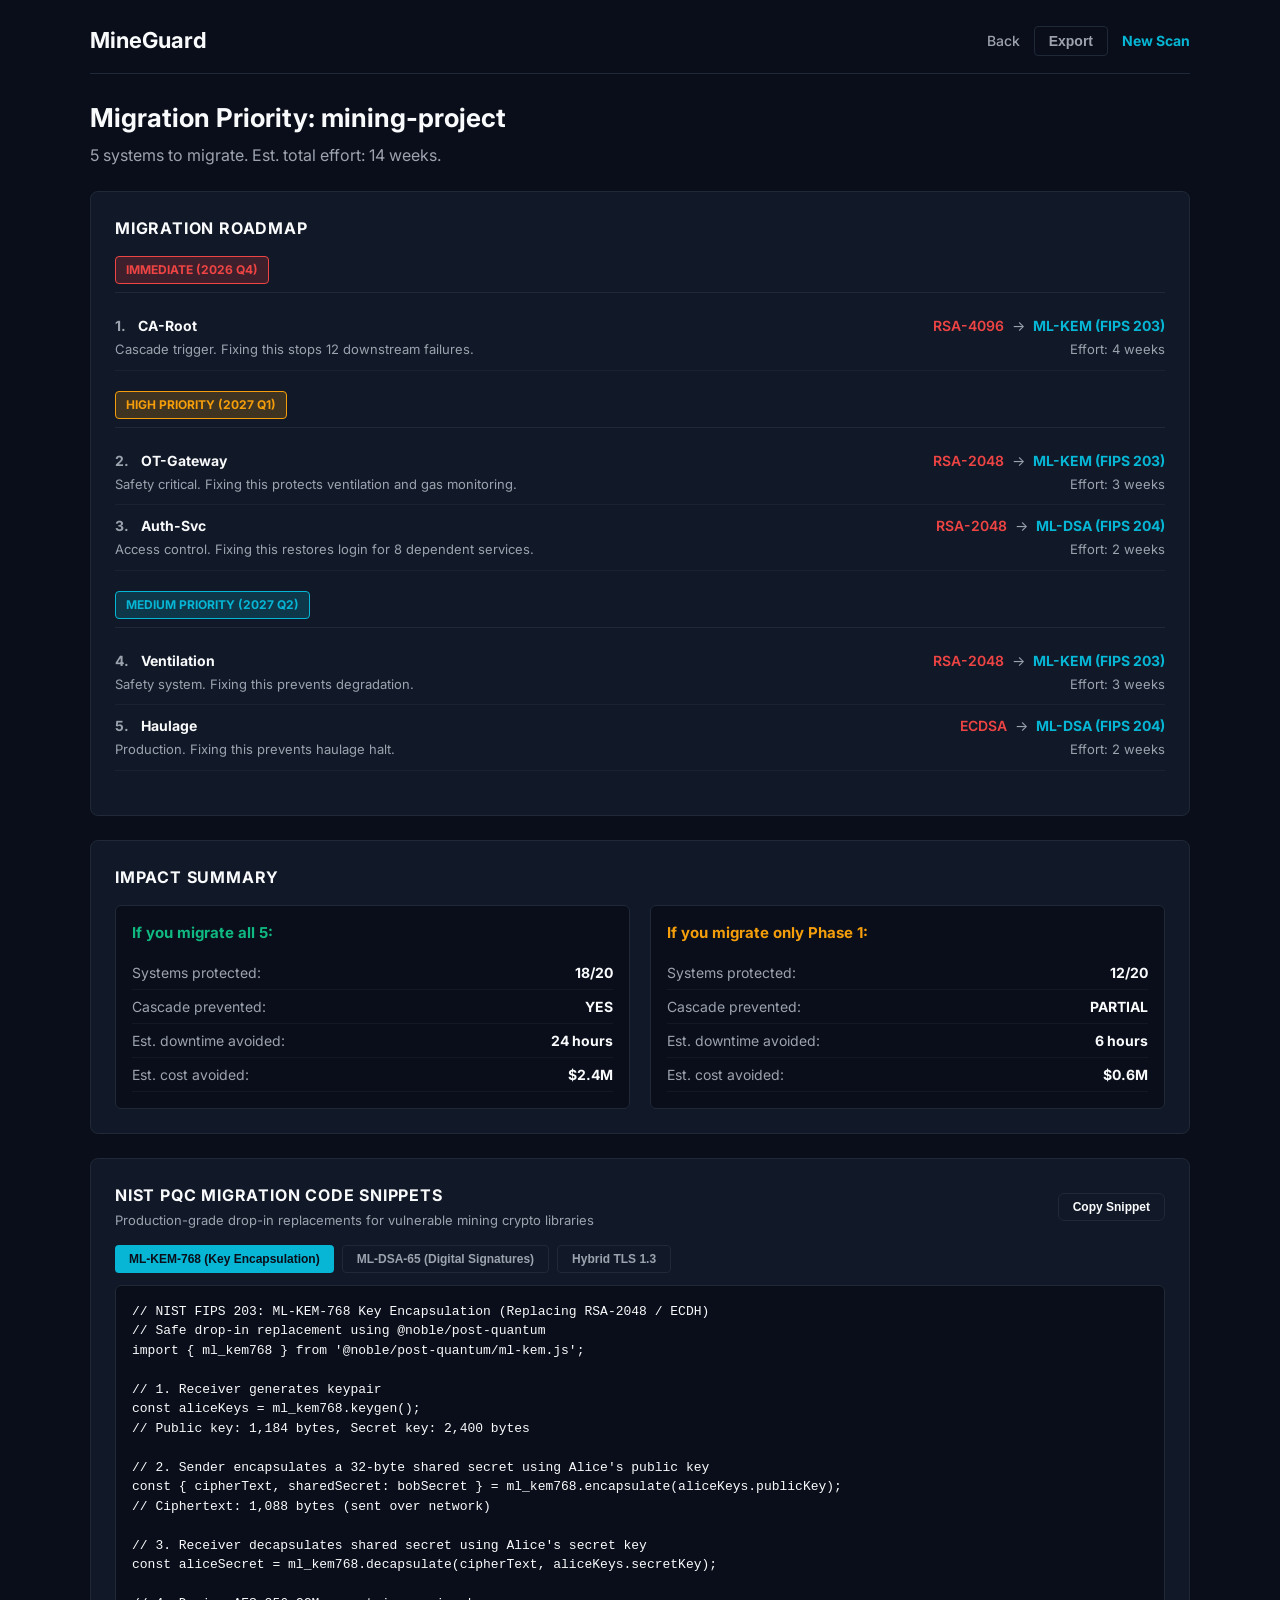
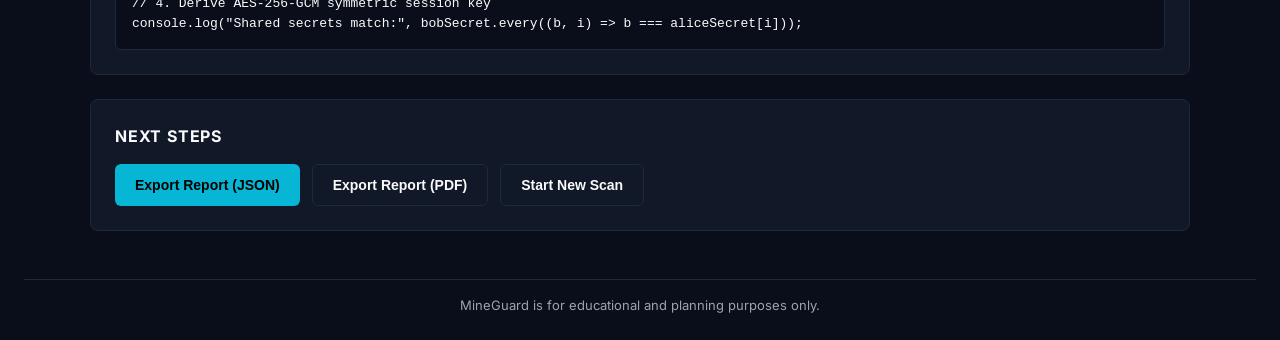
<file: page5.html>
<!DOCTYPE html>
<html lang="en">
<head>
  <meta charset="UTF-8">
  <meta name="viewport" content="width=device-width, initial-scale=1.0">
  <title>MineGuard — Migration Priority</title>
  <link rel="preconnect" href="https://fonts.googleapis.com">
  <link rel="preconnect" href="https://fonts.gstatic.com" crossorigin>
  <link href="https://fonts.googleapis.com/css2?family=Inter:wght@400;500;600;700&display=swap" rel="stylesheet">
  <style>
    :root {
      --bg: #0a0e1a;
      --card: #111827;
      --border: #1f2937;
      --text: #f9fafb;
      --text-muted: #9ca3af;
      --accent: #06b6d4;
      --accent-hover: #22d3ee;
      --critical: #ef4444;
      --high: #f59e0b;
      --medium: #06b6d4;
      --safe: #10b981;
    }
    * {
      box-sizing: border-box;
      margin: 0;
      padding: 0;
    }
    body {
      font-family: 'Inter', -apple-system, BlinkMacSystemFont, "Segoe UI", Roboto, sans-serif;
      background: var(--bg);
      color: var(--text);
      line-height: 1.5;
      padding: 24px;
    }
    #app {
      max-width: 1100px;
      margin: 0 auto;
    }
    header {
      display: flex;
      align-items: center;
      justify-content: space-between;
      border-bottom: 1px solid var(--border);
      padding-bottom: 16px;
      margin-bottom: 24px;
    }
    header h1 {
      font-size: 22px;
      font-weight: 700;
      color: var(--text);
    }
    header nav {
      display: flex;
      align-items: center;
      gap: 14px;
    }
    header nav a {
      color: var(--text-muted);
      text-decoration: none;
      font-size: 14px;
      font-weight: 500;
    }
    header nav a:hover {
      color: var(--accent);
    }
    #newScanLink {
      color: var(--accent);
      font-weight: 700;
    }
    #pageTitle {
      font-size: 26px;
      font-weight: 700;
      margin-bottom: 6px;
      color: var(--text);
    }
    .card {
      background: var(--card);
      border: 1px solid var(--border);
      border-radius: 8px;
      padding: 24px;
      margin-bottom: 24px;
    }
    .card h3 {
      font-size: 16px;
      font-weight: 700;
      margin-bottom: 16px;
      color: var(--text);
      text-transform: uppercase;
      letter-spacing: 0.05em;
    }
    .phase-block {
      margin-bottom: 20px;
    }
    .phase-badge {
      display: inline-block;
      padding: 4px 10px;
      border-radius: 4px;
      font-size: 12px;
      font-weight: 700;
      text-transform: uppercase;
      margin-bottom: 8px;
    }
    .badge-red {
      background: rgba(239, 68, 68, 0.2);
      color: var(--critical);
      border: 1px solid var(--critical);
    }
    .badge-amber {
      background: rgba(245, 158, 11, 0.2);
      color: var(--high);
      border: 1px solid var(--high);
    }
    .badge-cyan {
      background: rgba(6, 182, 212, 0.2);
      color: var(--accent);
      border: 1px solid var(--accent);
    }
    .phase-divider {
      border: 0;
      border-top: 1px solid var(--border);
      margin-bottom: 12px;
    }
    .system-row {
      padding: 10px 0;
      border-bottom: 1px solid rgba(31, 41, 55, 0.6);
      font-size: 14px;
    }
    .system-header {
      display: flex;
      align-items: center;
      gap: 12px;
      margin-bottom: 4px;
    }
    .system-rank {
      color: var(--text-muted);
      font-weight: 700;
    }
    .system-name {
      font-weight: 700;
      color: var(--text);
    }
    .algo-change {
      margin-left: auto;
    }
    .algo-current {
      color: var(--critical);
      font-weight: 600;
    }
    .algo-arrow {
      color: var(--text-muted);
      margin: 0 4px;
    }
    .algo-replacement {
      color: var(--accent);
      font-weight: 700;
    }
    .system-meta {
      display: flex;
      justify-content: space-between;
      color: var(--text-muted);
      font-size: 13px;
    }
    .impact-grid {
      display: grid;
      grid-template-columns: 1fr 1fr;
      gap: 20px;
    }
    #fullMigration, #phase1Only {
      background: var(--bg);
      border: 1px solid var(--border);
      border-radius: 6px;
      padding: 16px;
    }
    #fullMigration h4 {
      color: var(--safe);
      margin-bottom: 12px;
      font-size: 15px;
    }
    #phase1Only h4 {
      color: var(--high);
      margin-bottom: 12px;
      font-size: 15px;
    }
    .impact-row {
      display: flex;
      justify-content: space-between;
      padding: 6px 0;
      color: var(--text-muted);
      font-size: 14px;
      border-bottom: 1px solid rgba(31, 41, 55, 0.4);
    }
    .impact-row span {
      color: var(--text);
      font-weight: 700;
    }
    .actions-grid {
      display: flex;
      gap: 12px;
      flex-wrap: wrap;
    }
    button {
      padding: 12px 20px;
      font-size: 14px;
      font-weight: 600;
      border-radius: 6px;
      cursor: pointer;
      transition: all 0.2s;
    }
    #exportJsonButton {
      background: var(--accent);
      color: #000;
      border: none;
    }
    #exportJsonButton:hover {
      background: var(--accent-hover);
    }
    #exportPdfButton {
      background: var(--card);
      color: var(--text);
      border: 1px solid var(--border);
    }
    #exportPdfButton:hover {
      border-color: var(--accent);
    }
    #startNewScanButton {
      background: var(--card);
      color: var(--text);
      border: 1px solid var(--border);
    }
    #startNewScanButton:hover {
      border-color: var(--critical);
      color: var(--critical);
    }
    .header-left {
      display: flex;
      align-items: center;
      gap: 16px;
    }
    #modeToggle {
      display: inline-flex;
      background: var(--bg);
      border: 1px solid var(--border);
      border-radius: 6px;
      overflow: hidden;
    }
    .mode-btn {
      background: transparent;
      color: var(--text-muted);
      border: none;
      padding: 6px 14px;
      font-size: 12px;
      font-weight: 700;
      cursor: pointer;
      border-radius: 0;
      box-shadow: none;
    }
    .mode-btn:hover {
      transform: none;
      box-shadow: none;
      color: var(--text);
    }
    .mode-btn.active {
      background: var(--accent);
      color: var(--bg);
    }
  </style>
</head>
<body>

<div id="app">
  <header>
    <div class="header-left">
      <h1>MineGuard</h1>
      
    </div>
    <nav>
      <a href="page4.html">Back</a>
      <button id="exportButton" style="background:transparent; color:var(--text-muted); border:1px solid var(--border); padding:6px 14px; border-radius:4px; cursor:pointer;">Export</button>
      <a href="page1.html" id="newScanLink">New Scan</a>
    </nav>
  </header>

  <h2 id="pageTitle">Migration Priority: mining-project</h2>
  <p id="pageSubtitle" style="color:var(--text-muted); margin-bottom:24px;">5 systems to migrate. Est. total effort: 14 weeks.</p>

  <div class="card" id="roadmapContainer">
    <h3>MIGRATION ROADMAP</h3>
    <div id="roadmapList"></div>
  </div>

  <div class="card" id="impactContainer">
    <h3>IMPACT SUMMARY</h3>
    <div class="impact-grid">
      <div id="fullMigration">
        <h4>If you migrate all 5:</h4>
        <div class="impact-row">Systems protected: <span id="fullSystems">0/20</span></div>
        <div class="impact-row">Cascade prevented: <span id="fullCascade">YES</span></div>
        <div class="impact-row">Est. downtime avoided: <span id="fullDowntime">24 hours</span></div>
        <div class="impact-row">Est. cost avoided: <span id="fullCost">$0.0M</span></div>
      </div>

      <div id="phase1Only">
        <h4>If you migrate only Phase 1:</h4>
        <div class="impact-row">Systems protected: <span id="phase1Systems">0/20</span></div>
        <div class="impact-row">Cascade prevented: <span id="phase1Cascade">PARTIAL</span></div>
        <div class="impact-row">Est. downtime avoided: <span id="phase1Downtime">6 hours</span></div>
        <div class="impact-row">Est. cost avoided: <span id="phase1Cost">$0.0M</span></div>
      </div>
    </div>
  </div>

  <div class="card" id="codeSnippetsContainer">
    <div style="display:flex; justify-content:space-between; align-items:center; margin-bottom:14px;">
      <div>
        <h3 style="margin-bottom:4px;">NIST PQC MIGRATION CODE SNIPPETS</h3>
        <p style="color:var(--text-muted); font-size:13px;">Production-grade drop-in replacements for vulnerable mining crypto libraries</p>
      </div>
      <button id="copySnippetBtn" style="padding:6px 14px; font-size:12px; background:var(--card); border:1px solid var(--border); color:var(--text);">Copy Snippet</button>
    </div>

    <div style="display:flex; gap:8px; margin-bottom:12px;">
      <button class="snippet-tab active" data-tab="kem" style="padding:6px 14px; font-size:12px; background:var(--accent); color:var(--bg); border:none; border-radius:4px; font-weight:700;">ML-KEM-768 (Key Encapsulation)</button>
      <button class="snippet-tab" data-tab="dsa" style="padding:6px 14px; font-size:12px; background:var(--card); color:var(--text-muted); border:1px solid var(--border); border-radius:4px; font-weight:600;">ML-DSA-65 (Digital Signatures)</button>
      <button class="snippet-tab" data-tab="tls" style="padding:6px 14px; font-size:12px; background:var(--card); color:var(--text-muted); border:1px solid var(--border); border-radius:4px; font-weight:600;">Hybrid TLS 1.3</button>
    </div>

    <pre id="snippetCode" style="background:#0a0e1a; border:1px solid var(--border); border-radius:6px; padding:16px; font-family:ui-monospace,SFMono-Regular,Menlo,Monaco,Consolas,monospace; font-size:13px; color:#f9fafb; overflow-x:auto; line-height:1.5;">// Loading snippet...</pre>
  </div>

  <div class="card" id="nextStepsContainer">
    <h3>NEXT STEPS</h3>
    <div class="actions-grid">
      <button id="exportJsonButton">Export Report (JSON)</button>
      <button id="exportPdfButton">Export Report (PDF)</button>
      <button id="startNewScanButton">Start New Scan</button>
      <button id="newScanButton" style="display:none;">Start New Scan</button>
    </div>
  </div>
</div>

<script>
  var currentProjectName = "mining-project";

  function isLocalStorageAvailable() {
    try {
      var k = "__test__";
      window.localStorage.setItem(k, k);
      window.localStorage.removeItem(k);
      return true;
    } catch (e) {
      return false;
    }
  }

  function getMigrationPlan() {
    return [
      {
        phase: 1,
        phaseLabel: "IMMEDIATE (2026 Q4)",
        phaseColor: "red",
        systems: [
          {
            rank: 1,
            name: "CA-Root",
            currentAlgo: "RSA-4096",
            replacement: "ML-KEM (FIPS 203)",
            reason: "Cascade trigger. Fixing this stops 12 downstream failures.",
            effort: "4 weeks"
          }
        ]
      },
      {
        phase: 2,
        phaseLabel: "HIGH PRIORITY (2027 Q1)",
        phaseColor: "amber",
        systems: [
          {
            rank: 2,
            name: "OT-Gateway",
            currentAlgo: "RSA-2048",
            replacement: "ML-KEM (FIPS 203)",
            reason: "Safety critical. Fixing this protects ventilation and gas monitoring.",
            effort: "3 weeks"
          },
          {
            rank: 3,
            name: "Auth-Svc",
            currentAlgo: "RSA-2048",
            replacement: "ML-DSA (FIPS 204)",
            reason: "Access control. Fixing this restores login for 8 dependent services.",
            effort: "2 weeks"
          }
        ]
      },
      {
        phase: 3,
        phaseLabel: "MEDIUM PRIORITY (2027 Q2)",
        phaseColor: "cyan",
        systems: [
          {
            rank: 4,
            name: "Ventilation",
            currentAlgo: "RSA-2048",
            replacement: "ML-KEM (FIPS 203)",
            reason: "Safety system. Fixing this prevents degradation.",
            effort: "3 weeks"
          },
          {
            rank: 5,
            name: "Haulage",
            currentAlgo: "ECDSA",
            replacement: "ML-DSA (FIPS 204)",
            reason: "Production. Fixing this prevents haulage halt.",
            effort: "2 weeks"
          }
        ]
      }
    ];
  }

  function init() {
    console.log("Page 5 loaded");

    var currentMode = (isLocalStorageAvailable() && localStorage.getItem("mg_mode")) || "real";
    if (typeof setMode === "function") setMode(currentMode);
    document.querySelectorAll(".mode-btn").forEach(function (btn) {
      if (btn.getAttribute("data-mode") === currentMode) {
        btn.classList.add("active");
      } else {
        btn.classList.remove("active");
      }
      btn.addEventListener("click", function () {
        var m = btn.getAttribute("data-mode");
        if (isLocalStorageAvailable()) localStorage.setItem("mg_mode", m);
        if (typeof setMode === "function") setMode(m);
        document.querySelectorAll(".mode-btn").forEach(function (b) {
          b.classList.toggle("active", b.getAttribute("data-mode") === m);
        });
      });
    });

    setupCodeSnippets();

    var scanPath = "/path/to/mining-project";
    if (isLocalStorageAvailable()) {
      var storedPath = localStorage.getItem("scanPath");
      if (storedPath) scanPath = storedPath;
      if (localStorage.getItem("cascadeResults")) console.log("Cascade results loaded");
    }

    currentProjectName = scanPath.split("/").pop() || "mining-project";

    var pageTitleEl = document.getElementById("pageTitle");
    if (pageTitleEl) pageTitleEl.textContent = "Migration Priority: " + currentProjectName;

    var plan = getMigrationPlan();
    renderRoadmap(plan);
    renderImpactSummary();

    // Run count-up animations
    var animationsCompleted = 0;
    function checkCompleted() {
      animationsCompleted++;
      if (animationsCompleted === 4) {
        console.log("Count-up animation complete");
      }
    }

    animateCountUp("fullSystems", 0, 18, 800, "/20", checkCompleted);
    animateCountUp("fullCost", 0, 2.4, 800, "M", checkCompleted);
    animateCountUp("phase1Systems", 0, 12, 800, "/20", checkCompleted);
    animateCountUp("phase1Cost", 0, 0.6, 800, "M", checkCompleted);

    // Event listeners
    var expJson = document.getElementById("exportJsonButton");
    if (expJson) expJson.addEventListener("click", exportJson);

    var expPdf = document.getElementById("exportPdfButton");
    if (expPdf) expPdf.addEventListener("click", function () {
      console.log("PDF export clicked");
      setTimeout(function () { window.location.href = "page6.html"; }, 500);
    });

    var startBtn = document.getElementById("startNewScanButton");
    if (startBtn) startBtn.addEventListener("click", startNewScan);

    var newScanLink = document.getElementById("newScanLink");
    if (newScanLink) newScanLink.addEventListener("click", function (e) {
      e.preventDefault();
      startNewScan();
    });

    var exportBtn = document.getElementById("exportButton");
    if (exportBtn) exportBtn.addEventListener("click", function () {
      console.log("Export clicked");
    });
  }

  function renderRoadmap(plan) {
    var container = document.getElementById("roadmapList");
    if (!container) return;
    container.innerHTML = "";

    plan = plan || getMigrationPlan();

    plan.forEach(function (phaseItem) {
      var block = document.createElement("div");
      block.className = "phase-block";

      var badge = document.createElement("span");
      badge.className = "phase-badge badge-" + phaseItem.phaseColor;
      badge.textContent = phaseItem.phaseLabel;

      var hr = document.createElement("hr");
      hr.className = "phase-divider";

      block.appendChild(badge);
      block.appendChild(hr);

      phaseItem.systems.forEach(function (sys) {
        var row = document.createElement("div");
        row.className = "system-row";

        var header = document.createElement("div");
        header.className = "system-header";

        var rank = document.createElement("span");
        rank.className = "system-rank";
        rank.textContent = sys.rank + ".";

        var name = document.createElement("span");
        name.className = "system-name";
        name.textContent = sys.name;

        var algo = document.createElement("span");
        algo.className = "algo-change";
        algo.innerHTML = '<span class="algo-current">' + sys.currentAlgo + '</span><span class="algo-arrow"> → </span><span class="algo-replacement">' + sys.replacement + '</span>';

        header.appendChild(rank);
        header.appendChild(name);
        header.appendChild(algo);

        var meta = document.createElement("div");
        meta.className = "system-meta";

        var reason = document.createElement("span");
        reason.textContent = sys.reason;

        var effort = document.createElement("span");
        effort.textContent = "Effort: " + sys.effort;

        meta.appendChild(reason);
        meta.appendChild(effort);

        row.appendChild(header);
        row.appendChild(meta);
        block.appendChild(row);
      });

      container.appendChild(block);
    });
  }

  function renderImpactSummary() {
    var fc = document.getElementById("fullCascade");
    if (fc) fc.textContent = "YES";

    var fd = document.getElementById("fullDowntime");
    if (fd) fd.textContent = "24 hours";

    var p1c = document.getElementById("phase1Cascade");
    if (p1c) p1c.textContent = "PARTIAL";

    var p1d = document.getElementById("phase1Downtime");
    if (p1d) p1d.textContent = "6 hours";
  }

  function animateCountUp(elementId, start, end, duration, suffix, onComplete) {
    var element = document.getElementById(elementId);
    if (!element) return;
    var startTime = performance.now();

    function update(currentTime) {
      var elapsed = currentTime - startTime;
      var progress = Math.min(elapsed / duration, 1);
      var current = start + (end - start) * progress;

      if (suffix === "M") {
        element.textContent = "$" + current.toFixed(1) + "M";
      } else if (suffix === "/20") {
        element.textContent = Math.round(current) + "/20";
      } else {
        element.textContent = Math.round(current) + suffix;
      }

      if (progress < 1) {
        requestAnimationFrame(update);
      } else {
        if (onComplete) onComplete();
      }
    }

    requestAnimationFrame(update);
  }

  function exportJson() {
    var report = {
      project: currentProjectName,
      scanDate: new Date().toISOString(),
      riskScore: localStorage.getItem("riskScore") || "87",
      severity: localStorage.getItem("riskSeverity") || "CRITICAL",
      migrationPlan: getMigrationPlan(),
      impactSummary: {
        fullMigration: { systemsProtected: "18/20", cascadePrevented: "YES", downtimeAvoided: "24 hours", costAvoided: 2.4 },
        phase1Only: { systemsProtected: "12/20", cascadePrevented: "PARTIAL", downtimeAvoided: "6 hours", costAvoided: 0.6 }
      }
    };

    var jsonStr = JSON.stringify(report, null, 2);
    var blob = new Blob([jsonStr], { type: "application/json" });
    var url = URL.createObjectURL(blob);
    var a = document.createElement("a");
    a.href = url;
    a.download = "mining-migration-report.json";
    document.body.appendChild(a);
    a.click();
    document.body.removeChild(a);
    URL.revokeObjectURL(url);

    console.log("JSON exported");

    setTimeout(function () {
      window.location.href = "page6.html";
    }, 500);
  }

  function startNewScan() {
    console.log("Starting new scan");
    try {
      if (isLocalStorageAvailable()) {
        var recent = localStorage.getItem("recentScans");
        localStorage.clear();
        if (recent) localStorage.setItem("recentScans", recent);
      }
      window.location.href = "page1.html";
    } catch (e) {
      console.log("Navigation failed");
    }
  }

  var snippetsData = {
    kem: `// NIST FIPS 203: ML-KEM-768 Key Encapsulation (Replacing RSA-2048 / ECDH)\n// Safe drop-in replacement using @noble/post-quantum\nimport { ml_kem768 } from '@noble/post-quantum/ml-kem.js';\n\n// 1. Receiver generates keypair\nconst aliceKeys = ml_kem768.keygen();\n// Public key: 1,184 bytes, Secret key: 2,400 bytes\n\n// 2. Sender encapsulates a 32-byte shared secret using Alice's public key\nconst { cipherText, sharedSecret: bobSecret } = ml_kem768.encapsulate(aliceKeys.publicKey);\n// Ciphertext: 1,088 bytes (sent over network)\n\n// 3. Receiver decapsulates shared secret using Alice's secret key\nconst aliceSecret = ml_kem768.decapsulate(cipherText, aliceKeys.secretKey);\n\n// 4. Derive AES-256-GCM symmetric session key\nconsole.log("Shared secrets match:", bobSecret.every((b, i) => b === aliceSecret[i]));`,
    dsa: `// NIST FIPS 204: ML-DSA-65 Digital Signatures (Replacing RSA-4096 / ECDSA)\n// Safe drop-in replacement using @noble/post-quantum\nimport { ml_dsa65 } from '@noble/post-quantum/ml-dsa.js';\n\n// 1. Certificate Authority / Firmware Signer generates signing keypair\nconst signerKeys = ml_dsa65.keygen();\n// Public key: 1,952 bytes, Secret key: 4,032 bytes\n\n// 2. Sign mining telemetry / firmware dispatch payload\nconst telemetryMessage = new TextEncoder().encode(JSON.stringify({\n  sensorId: "gas-monitor-04",\n  methanePpm: 12.4,\n  timestamp: Date.now()\n}));\n\nconst signature = ml_dsa65.sign(signerKeys.secretKey, telemetryMessage);\n// Signature: 3,309 bytes\n\n// 3. SCADA Gateway verifies authentic telemetry origin\nconst isValid = ml_dsa65.verify(signerKeys.publicKey, telemetryMessage, signature);\nconsole.log("Telemetry integrity verified:", isValid); // true`,
    tls: `// Hybrid Key Exchange (X25519 + ML-KEM-768) for TLS 1.3 Mining Backhaul\n// Recommended transition mechanism maintaining classical security compliance\nimport { x25519 } from '@noble/curves/ed25519';\nimport { ml_kem768 } from '@noble/post-quantum/ml-kem.js';\n\n// 1. Client creates hybrid ephemeral keys\nconst clientClassical = x25519.utils.randomPrivateKey();\nconst clientClassicalPub = x25519.getPublicKey(clientClassical);\nconst clientPqcKeys = ml_kem768.keygen();\n\n// 2. Server generates hybrid shared secret\nconst serverClassical = x25519.utils.randomPrivateKey();\nconst serverClassicalPub = x25519.getPublicKey(serverClassical);\nconst classicalShared = x25519.getSharedSecret(serverClassical, clientClassicalPub);\n\nconst { cipherText, sharedSecret: pqcShared } = ml_kem768.encapsulate(clientPqcKeys.publicKey);\n\n// 3. Combiner function: dual HKDF-Extract ensures quantum + classical security\nconst combinedSecret = new Uint8Array(classicalShared.length + pqcShared.length);\ncombinedSecret.set(classicalShared, 0);\ncombinedSecret.set(pqcShared, classicalShared.length);`
  };

  function setupCodeSnippets() {
    var codeEl = document.getElementById("snippetCode");
    var tabs = document.querySelectorAll(".snippet-tab");

    function showTab(tabKey) {
      if (codeEl && snippetsData[tabKey]) {
        codeEl.textContent = snippetsData[tabKey];
      }
      tabs.forEach(function (t) {
        if (t.getAttribute("data-tab") === tabKey) {
          t.style.background = "var(--accent)";
          t.style.color = "var(--bg)";
          t.style.border = "none";
        } else {
          t.style.background = "var(--card)";
          t.style.color = "var(--text-muted)";
          t.style.border = "1px solid var(--border)";
        }
      });
    }

    tabs.forEach(function (tab) {
      tab.addEventListener("click", function () {
        showTab(tab.getAttribute("data-tab"));
      });
    });

    var copyBtn = document.getElementById("copySnippetBtn");
    if (copyBtn) {
      copyBtn.addEventListener("click", function () {
        var text = (codeEl && codeEl.textContent) || "";
        if (navigator.clipboard) {
          navigator.clipboard.writeText(text).then(function () {
            copyBtn.textContent = "Copied!";
            setTimeout(function () { copyBtn.textContent = "Copy Snippet"; }, 2000);
          });
        }
      });
    }

    showTab("kem");
  }

  window.addEventListener("load", init);
</script>

  <footer style="margin-top: 48px; padding-top: 16px; border-top: 1px solid var(--border); text-align: center; color: var(--text-muted); font-size: 13px;">
    MineGuard is for educational and planning purposes only.
  </footer>

  <script src="engine.js"></script>
  <script src="engine-real.js"></script>
</body>
</html>
</file>
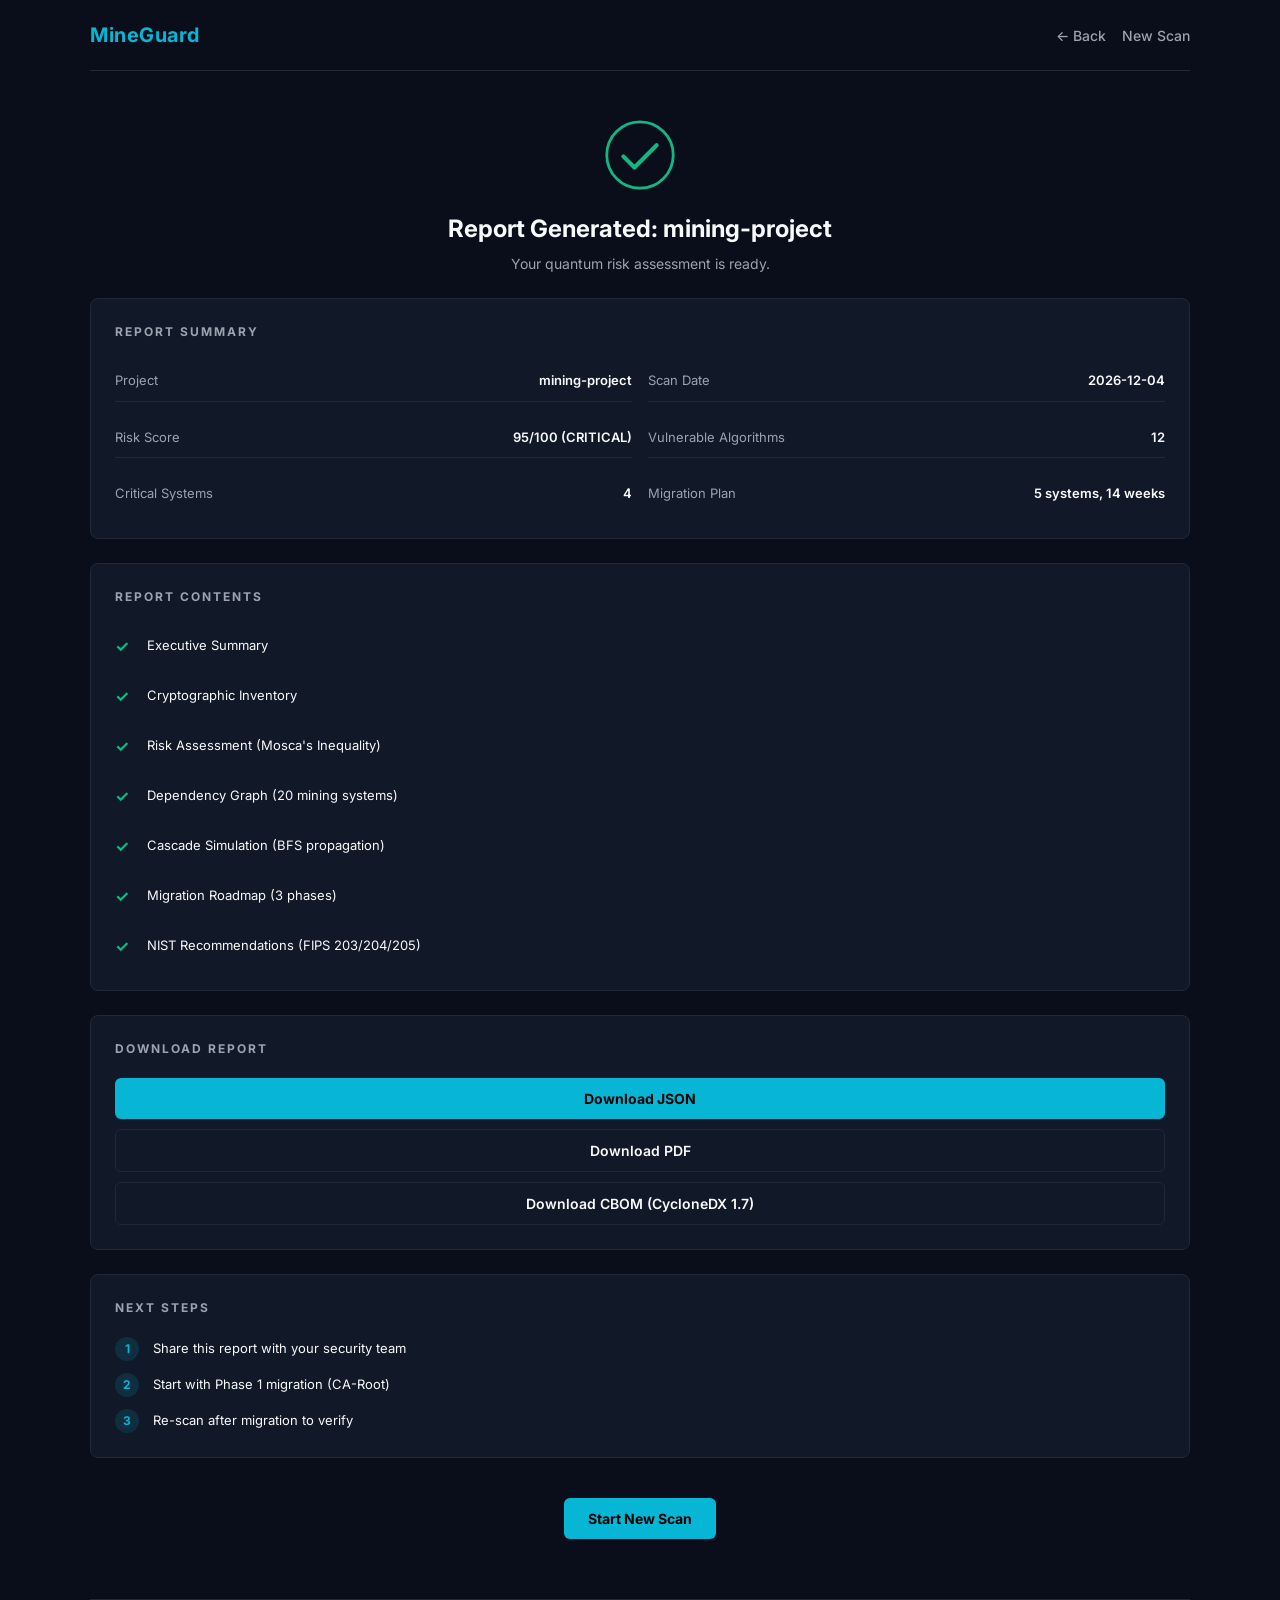
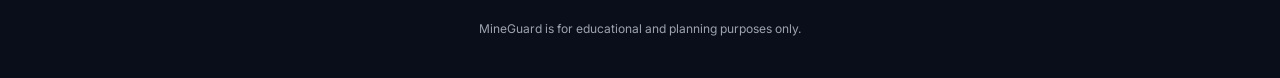
<file: page6.html>
<!DOCTYPE html>
<html lang="en">
<head>
  <meta charset="UTF-8">
  <meta name="viewport" content="width=device-width, initial-scale=1.0">
  <title>MineGuard — Report</title>
  <link href="https://fonts.googleapis.com/css2?family=Inter:wght@400;500;600;700&display=swap" rel="stylesheet">
  <style>
    /* ═══════════════════════════════════════════════════════════════════
       SHARED DESIGN SYSTEM
       ═══════════════════════════════════════════════════════════════════ */
    :root {
      --bg: #0a0e1a;
      --card: #111827;
      --border: #1f2937;
      --text: #f9fafb;
      --gray: #9ca3af;
      --accent: #06b6d4;
      --critical: #ef4444;
      --high: #f59e0b;
      --medium: #06b6d4;
      --safe: #10b981;
    }

    * { box-sizing: border-box; margin: 0; padding: 0; }

    body {
      background: var(--bg);
      color: var(--text);
      font-family: 'Inter', -apple-system, BlinkMacSystemFont, 'Segoe UI', Roboto, sans-serif;
      line-height: 1.5;
      padding: 0 16px 40px;
    }

    header {
      max-width: 1100px;
      margin: 0 auto;
      padding: 20px 0;
      display: flex;
      justify-content: space-between;
      align-items: center;
      border-bottom: 1px solid var(--border);
    }

    .logo {
      font-size: 20px;
      font-weight: 700;
      color: var(--accent);
      letter-spacing: 0.5px;
    }

    header nav {
      display: flex;
      align-items: center;
      gap: 16px;
    }

    header nav a {
      color: var(--gray);
      text-decoration: none;
      font-size: 14px;
      font-weight: 500;
      transition: color 0.2s;
    }

    header nav a:hover {
      color: var(--accent);
    }

    #app {
      max-width: 1100px;
      margin: 0 auto;
    }

    .card {
      background: var(--card);
      border: 1px solid var(--border);
      border-radius: 8px;
      padding: 24px;
      margin-bottom: 24px;
    }

    .btn-primary {
      background: var(--accent);
      color: #000;
      border: none;
      border-radius: 6px;
      padding: 12px 24px;
      font-size: 14px;
      font-weight: 700;
      cursor: pointer;
      transition: all 0.2s;
      font-family: inherit;
    }

    .btn-primary:hover {
      background: #22d3ee;
      box-shadow: 0 0 15px rgba(6, 182, 212, 0.4);
    }

    .btn-secondary {
      background: transparent;
      color: var(--text);
      border: 1px solid var(--border);
      border-radius: 6px;
      padding: 12px 24px;
      font-size: 14px;
      font-weight: 600;
      cursor: pointer;
      transition: all 0.2s;
      font-family: inherit;
    }

    .btn-secondary:hover {
      background: rgba(255, 255, 255, 0.05);
      border-color: var(--gray);
    }

    /* ═══════════════════════════════════════════════════════════════════
       PAGE 6 CSS (SUCCESS BANNER, ANIMATION, SUMMARY, DOWNLOADS)
       ═══════════════════════════════════════════════════════════════════ */
    /* Success section */
    .success-section {
      text-align: center;
      padding: 48px 0 24px;
      animation: fadeUp 500ms ease-out;
    }
    .checkmark-container {
      display: flex;
      justify-content: center;
      margin-bottom: 20px;
    }
    .checkmark {
      width: 72px;
      height: 72px;
    }
    .checkmark-circle {
      stroke: var(--safe);
      stroke-width: 2;
      stroke-dasharray: 160;
      stroke-dashoffset: 160;
      animation: drawCircle 600ms ease-out forwards;
    }
    .checkmark-check {
      stroke: var(--safe);
      stroke-width: 3;
      stroke-linecap: round;
      stroke-linejoin: round;
      stroke-dasharray: 40;
      stroke-dashoffset: 40;
      animation: drawCheck 400ms ease-out 500ms forwards;
    }
    @keyframes drawCircle {
      to { stroke-dashoffset: 0; }
    }
    @keyframes drawCheck {
      to { stroke-dashoffset: 0; }
    }
    .success-section h1 {
      font-size: 24px;
      margin-bottom: 6px;
      animation: fadeUp 500ms ease-out 200ms both;
    }
    .success-section .subtitle {
      color: var(--gray);
      font-size: 14px;
      animation: fadeUp 500ms ease-out 300ms both;
    }

    /* Summary */
    .summary-card h3,
    .contents-card h3,
    .download-card h3,
    .card h3 {
      color: var(--gray);
      font-size: 12px;
      letter-spacing: 2px;
      margin-bottom: 20px;
    }
    .summary-grid {
      display: grid;
      grid-template-columns: 1fr 1fr;
      gap: 16px;
    }
    .summary-item {
      display: flex;
      justify-content: space-between;
      padding: 10px 0;
      border-bottom: 1px solid var(--border);
      font-size: 13px;
    }
    .summary-item:nth-last-child(-n+2) { border-bottom: none; }
    .summary-label { color: var(--gray); }
    .summary-value { color: var(--text); font-weight: 600; }

    /* Contents */
    .contents-list {
      display: flex;
      flex-direction: column;
      gap: 10px;
    }
    .content-item {
      display: flex;
      align-items: center;
      gap: 12px;
      font-size: 13px;
      padding: 8px 0;
      animation: fadeUp 300ms ease-out both;
    }
    .content-check {
      color: var(--safe);
      font-size: 16px;
      font-weight: 700;
      width: 20px;
    }

    /* Downloads */
    .download-buttons {
      display: flex;
      flex-direction: column;
      gap: 10px;
    }
    .btn-block { width: 100%; text-align: center; }

    /* Next steps */
    .next-steps-list {
      display: flex;
      flex-direction: column;
      gap: 12px;
    }
    .next-step {
      display: flex;
      align-items: center;
      gap: 14px;
      font-size: 13px;
    }
    .step-num {
      display: inline-flex;
      align-items: center;
      justify-content: center;
      width: 24px;
      height: 24px;
      border-radius: 50%;
      background: rgba(6,182,212,0.15);
      color: var(--accent);
      font-weight: 700;
      font-size: 12px;
      flex-shrink: 0;
    }
    .step-text { color: var(--text); }

    /* CTA */
    .cta-container { text-align: center; margin: 40px 0 60px; }

    footer.page-footer {
      text-align: center;
      color: var(--gray);
      font-size: 12px;
      margin-top: 32px;
      border-top: 1px solid var(--border);
      padding-top: 20px;
    }

    @keyframes fadeUp {
      from { opacity: 0; transform: translateY(10px); }
      to { opacity: 1; transform: translateY(0); }
    }

    @media (max-width: 768px) {
      .summary-grid { grid-template-columns: 1fr; }
    }
  </style>
</head>
<body>
  <header>
    <div class="logo">MineGuard</div>
    <nav>
      <a href="page5.html">← Back</a>
      <a href="page1.html" id="newScanTopLink">New Scan</a>
      <a href="page1.html" id="newScanLink" style="display:none;"></a>
    </nav>
  </header>

  <main id="app">
    <!-- SUCCESS BANNER -->
    <section class="success-section">
      <div class="checkmark-container">
        <svg class="checkmark" viewBox="0 0 52 52">
          <circle class="checkmark-circle" cx="26" cy="26" r="24" fill="none"/>
          <path class="checkmark-check" fill="none" d="M14 27 l8 8 l16 -16"/>
        </svg>
      </div>
      <h1 id="pageTitle">Report Generated: mining-project</h1>
      <p class="subtitle">Your quantum risk assessment is ready.</p>
    </section>

    <!-- REPORT SUMMARY -->
    <section class="card summary-card">
      <h3>REPORT SUMMARY</h3>
      <div id="summaryList" class="summary-grid">
        <div class="summary-item">
          <span class="summary-label">Project</span>
          <span class="summary-value" id="summaryProject">—</span>
        </div>
        <div class="summary-item">
          <span class="summary-label">Scan Date</span>
          <span class="summary-value" id="summaryDate">—</span>
        </div>
        <div class="summary-item">
          <span class="summary-label">Risk Score</span>
          <span class="summary-value" id="summaryScore">—</span>
        </div>
        <div class="summary-item">
          <span class="summary-label">Vulnerable Algorithms</span>
          <span class="summary-value" id="summaryAlgos">—</span>
        </div>
        <div class="summary-item">
          <span class="summary-label">Critical Systems</span>
          <span class="summary-value" id="summaryCritical">—</span>
        </div>
        <div class="summary-item">
          <span class="summary-label">Migration Plan</span>
          <span class="summary-value" id="summaryMigration">—</span>
        </div>
      </div>
    </section>

    <!-- REPORT CONTENTS -->
    <section class="card contents-card">
      <h3>REPORT CONTENTS</h3>
      <div id="contentsList" class="contents-list"></div>
    </section>

    <!-- DOWNLOAD REPORT -->
    <section class="card download-card">
      <h3>DOWNLOAD REPORT</h3>
      <div class="download-buttons">
        <button id="downloadJsonButton" class="btn-primary btn-block">
          Download JSON
        </button>
        <button id="downloadPdfButton" class="btn-secondary btn-block">
          Download PDF
        </button>
        <button id="downloadCbomButton" class="btn-secondary btn-block">
          Download CBOM (CycloneDX 1.7)
        </button>
      </div>
    </section>

    <!-- NEXT STEPS -->
    <section class="card">
      <h3>NEXT STEPS</h3>
      <div class="next-steps-list">
        <div class="next-step">
          <span class="step-num">1</span>
          <span class="step-text">Share this report with your security team</span>
        </div>
        <div class="next-step">
          <span class="step-num">2</span>
          <span class="step-text">Start with Phase 1 migration (CA-Root)</span>
        </div>
        <div class="next-step">
          <span class="step-num">3</span>
          <span class="step-text">Re-scan after migration to verify</span>
        </div>
      </div>
    </section>

    <!-- CTA -->
    <div class="cta-container">
      <button id="newScanButton" class="btn-primary">
        Start New Scan
      </button>
    </div>

    <footer class="page-footer">
      <p>MineGuard is for educational and planning purposes only.</p>
    </footer>
  </main>

  <script src="engine.js"></script>
  <script>
    /* ═══════════════════════════════════════════════════════════════════
       PAGE 6 LOGIC
       ═══════════════════════════════════════════════════════════════════ */

    window.addEventListener("load", init);

    function init() {
      console.log("Page 6 loaded");

      const scanPath = localStorage.getItem("mg_scanPath") || localStorage.getItem("scanPath") || "/path/to/mining-project";
      const projectName = scanPath.split("/").filter(Boolean).pop() || "mining-project";
      const riskScore = localStorage.getItem("mg_riskScore") || localStorage.getItem("riskScore") || "95";
      const riskSeverity = localStorage.getItem("mg_riskSeverity") || localStorage.getItem("riskSeverity") || "CRITICAL";

      const titleEl = document.getElementById("pageTitle");
      if (titleEl) {
        titleEl.textContent = "Report Generated: " + projectName;
      }

      renderSummary(projectName, riskScore, riskSeverity);
      renderContents();
      attachListeners();

      console.log("Report data loaded for:", projectName);
    }

    function renderSummary(projectName, riskScore, riskSeverity) {
      const scanDate = localStorage.getItem("scanDate") || localStorage.getItem("mg_scanDate") || new Date().toISOString().split("T")[0];
      const projEl = document.getElementById("summaryProject");
      const dateEl = document.getElementById("summaryDate");
      const scoreEl = document.getElementById("summaryScore");
      const algosEl = document.getElementById("summaryAlgos");
      const critEl = document.getElementById("summaryCritical");
      const migEl = document.getElementById("summaryMigration");

      if (projEl) projEl.textContent = projectName;
      if (dateEl) dateEl.textContent = scanDate;
      if (scoreEl) scoreEl.textContent = riskScore + "/100 (" + riskSeverity + ")";
      if (algosEl) algosEl.textContent = "12";
      if (critEl) critEl.textContent = "4";
      if (migEl) migEl.textContent = "5 systems, 14 weeks";
    }

    function renderContents() {
      const contents = [
        "Executive Summary",
        "Cryptographic Inventory",
        "Risk Assessment (Mosca's Inequality)",
        "Dependency Graph (20 mining systems)",
        "Cascade Simulation (BFS propagation)",
        "Migration Roadmap (3 phases)",
        "NIST Recommendations (FIPS 203/204/205)"
      ];

      const listEl = document.getElementById("contentsList");
      if (listEl) {
        listEl.innerHTML = contents.map((c, i) => `
          <div class="content-item" style="animation-delay: ${300 + i * 80}ms;">
            <span class="content-check">✓</span>
            <span>${c}</span>
          </div>
        `).join("");
      }
    }

    function attachListeners() {
      const jsonBtn = document.getElementById("downloadJsonButton");
      const pdfBtn = document.getElementById("downloadPdfButton");
      const cbomBtn = document.getElementById("downloadCbomButton");
      const newScanBtn = document.getElementById("newScanButton");
      const topLink = document.getElementById("newScanTopLink");
      const altLink = document.getElementById("newScanLink");

      if (jsonBtn) jsonBtn.addEventListener("click", downloadJson);
      if (pdfBtn) pdfBtn.addEventListener("click", downloadPdf);
      if (cbomBtn) cbomBtn.addEventListener("click", downloadCbom);

      if (newScanBtn) newScanBtn.addEventListener("click", startNewScan);
      if (topLink) topLink.addEventListener("click", (e) => {
        e.preventDefault();
        startNewScan();
      });
      if (altLink) altLink.addEventListener("click", (e) => {
        e.preventDefault();
        startNewScan();
      });
    }

    function getReportData() {
      const scanPath = localStorage.getItem("mg_scanPath") || localStorage.getItem("scanPath") || "/path/to/mining-project";
      const riskScore = parseInt(localStorage.getItem("mg_riskScore") || localStorage.getItem("riskScore") || "95");
      const riskSeverity = localStorage.getItem("mg_riskSeverity") || localStorage.getItem("riskSeverity") || "CRITICAL";
      const cascade = JSON.parse(localStorage.getItem("mg_cascadeResults") || localStorage.getItem("cascadeResults") || "{}");

      return {
        reportMetadata: {
          tool: "MineGuard",
          version: "1.0",
          generatedAt: new Date().toISOString(),
          project: scanPath
        },
        executiveSummary: {
          riskScore: riskScore,
          severity: riskSeverity,
          moscaExposed: true,
          vulnerableAlgorithms: ["RSA-2048", "RSA-4096", "ECDSA", "MD5"],
          criticalSystems: ["CA-Root", "OT-Gateway", "Ventilation", "Haulage"],
          recommendedAction: "Begin Phase 1 migration immediately"
        },
        cryptographicInventory: [
          { file: "auth/server.js", line: 47, algorithm: "RSA-2048", severity: "HIGH" },
          { file: "auth/server.js", line: 112, algorithm: "RSA-2048", severity: "HIGH" },
          { file: "config/tls.yaml", line: 8, algorithm: "ECDSA", severity: "HIGH" },
          { file: "scada/gateway.py", line: 203, algorithm: "RSA-4096", severity: "HIGH" },
          { file: "utils/hash.py", line: 15, algorithm: "MD5", severity: "MEDIUM" },
          { file: "api/client.js", line: 88, algorithm: "ECDSA", severity: "HIGH" },
          { file: "db/backup.py", line: 34, algorithm: "RSA-2048", severity: "HIGH" },
          { file: "core/crypto.py", line: 12, algorithm: "RSA-4096", severity: "HIGH" }
        ],
        cascadeSimulation: {
          qDay: cascade.qDay || 2029,
          totalDown: cascade.totalDown || 18,
          totalSystems: cascade.totalSystems || 20,
          safetyImpact: true,
          estimatedDowntimeHours: cascade.estimatedDowntimeHours || 36,
          estimatedCostUSD: cascade.estimatedCostUSD || 2400000
        },
        migrationRoadmap: [
          { rank: 1, system: "CA-Root", from: "RSA-4096", to: "ML-KEM (FIPS 203)", phase: "IMMEDIATE", effort: "4 weeks" },
          { rank: 2, system: "OT-Gateway", from: "RSA-2048", to: "ML-KEM (FIPS 203)", phase: "HIGH", effort: "3 weeks" },
          { rank: 3, system: "Auth-Svc", from: "RSA-2048", to: "ML-DSA (FIPS 204)", phase: "HIGH", effort: "2 weeks" },
          { rank: 4, system: "Ventilation", from: "RSA-2048", to: "ML-KEM (FIPS 203)", phase: "MEDIUM", effort: "3 weeks" },
          { rank: 5, system: "Haulage", from: "ECDSA", to: "ML-DSA (FIPS 204)", phase: "MEDIUM", effort: "2 weeks" }
        ],
        nistCompliance: {
          standards: ["FIPS 203 (ML-KEM)", "FIPS 204 (ML-DSA)", "FIPS 205 (SLH-DSA)"],
          deadline: "2030 (deprecation), 2035 (disallowed)",
          source: "NIST IR 8547"
        }
      };
    }

    function downloadJson() {
      const report = getReportData();
      const blob = new Blob([JSON.stringify(report, null, 2)], { type: "application/json" });
      const url = URL.createObjectURL(blob);
      const a = document.createElement("a");
      a.href = url;
      a.download = "mining-quantum-report.json";
      document.body.appendChild(a);
      a.click();
      document.body.removeChild(a);
      URL.revokeObjectURL(url);
      console.log("JSON downloaded: mining-quantum-report.json");
    }

    function downloadCbom() {
      const scanPath = localStorage.getItem("mg_scanPath") || localStorage.getItem("scanPath") || "/path/to/mining-project";
      const projectName = scanPath.split("/").filter(Boolean).pop() || "mining-project";

      const cbom = {
        bomFormat: "CycloneDX",
        specVersion: "1.7",
        version: 1,
        metadata: {
          timestamp: new Date().toISOString(),
          tools: [
            { name: "MineGuard", version: "1.0", vendor: "MineGuard" }
          ],
          component: {
            type: "application",
            name: projectName,
            version: "1.0"
          }
        },
        components: [
          {
            type: "cryptographic-asset",
            name: "RSA-2048",
            cryptoProperties: {
              algorithm: "RSA",
              keySize: 2048,
              quantumVulnerable: true,
              recommendedReplacement: "ML-KEM (FIPS 203) / ML-DSA (FIPS 204)"
            }
          },
          {
            type: "cryptographic-asset",
            name: "RSA-4096",
            cryptoProperties: {
              algorithm: "RSA",
              keySize: 4096,
              quantumVulnerable: true,
              recommendedReplacement: "ML-KEM (FIPS 203) / ML-DSA (FIPS 204)"
            }
          },
          {
            type: "cryptographic-asset",
            name: "ECDSA-P256",
            cryptoProperties: {
              algorithm: "ECDSA",
              curve: "P-256",
              quantumVulnerable: true,
              recommendedReplacement: "ML-DSA (FIPS 204) / SLH-DSA (FIPS 205)"
            }
          },
          {
            type: "cryptographic-asset",
            name: "MD5",
            cryptoProperties: {
              algorithm: "MD5",
              quantumVulnerable: true,
              recommendedReplacement: "SHA-3 / SHA-256"
            }
          },
          {
            type: "cryptographic-asset",
            name: "AES-256",
            cryptoProperties: {
              algorithm: "AES",
              keySize: 256,
              quantumVulnerable: false,
              note: "Grover's algorithm reduces to 128-bit effective security — still safe"
            }
          }
        ]
      };

      const blob = new Blob([JSON.stringify(cbom, null, 2)], { type: "application/json" });
      const url = URL.createObjectURL(blob);
      const a = document.createElement("a");
      a.href = url;
      a.download = "mining-cbom.json";
      document.body.appendChild(a);
      a.click();
      document.body.removeChild(a);
      URL.revokeObjectURL(url);
      console.log("CBOM downloaded: mining-cbom.json");
    }

    function downloadPdf() {
      console.log("PDF download clicked — placeholder for now");
      alert("PDF export is available in the full version. Use JSON or CBOM for now.");
    }

    function startNewScan() {
      const recentScans = localStorage.getItem("mg_recentScans") || localStorage.getItem("recentScans");
      localStorage.clear();
      if (recentScans) {
        localStorage.setItem("mg_recentScans", recentScans);
        localStorage.setItem("recentScans", recentScans);
      }

      console.log("Starting new scan — localStorage cleared");
      window.location.href = "page1.html";
    }

    // Attach to window for automated testing and global invocation
    window.downloadJson = downloadJson;
    window.downloadCbom = downloadCbom;
    window.downloadPdf = downloadPdf;
    window.startNewScan = startNewScan;
  </script>
</body>
</html>
</file>
